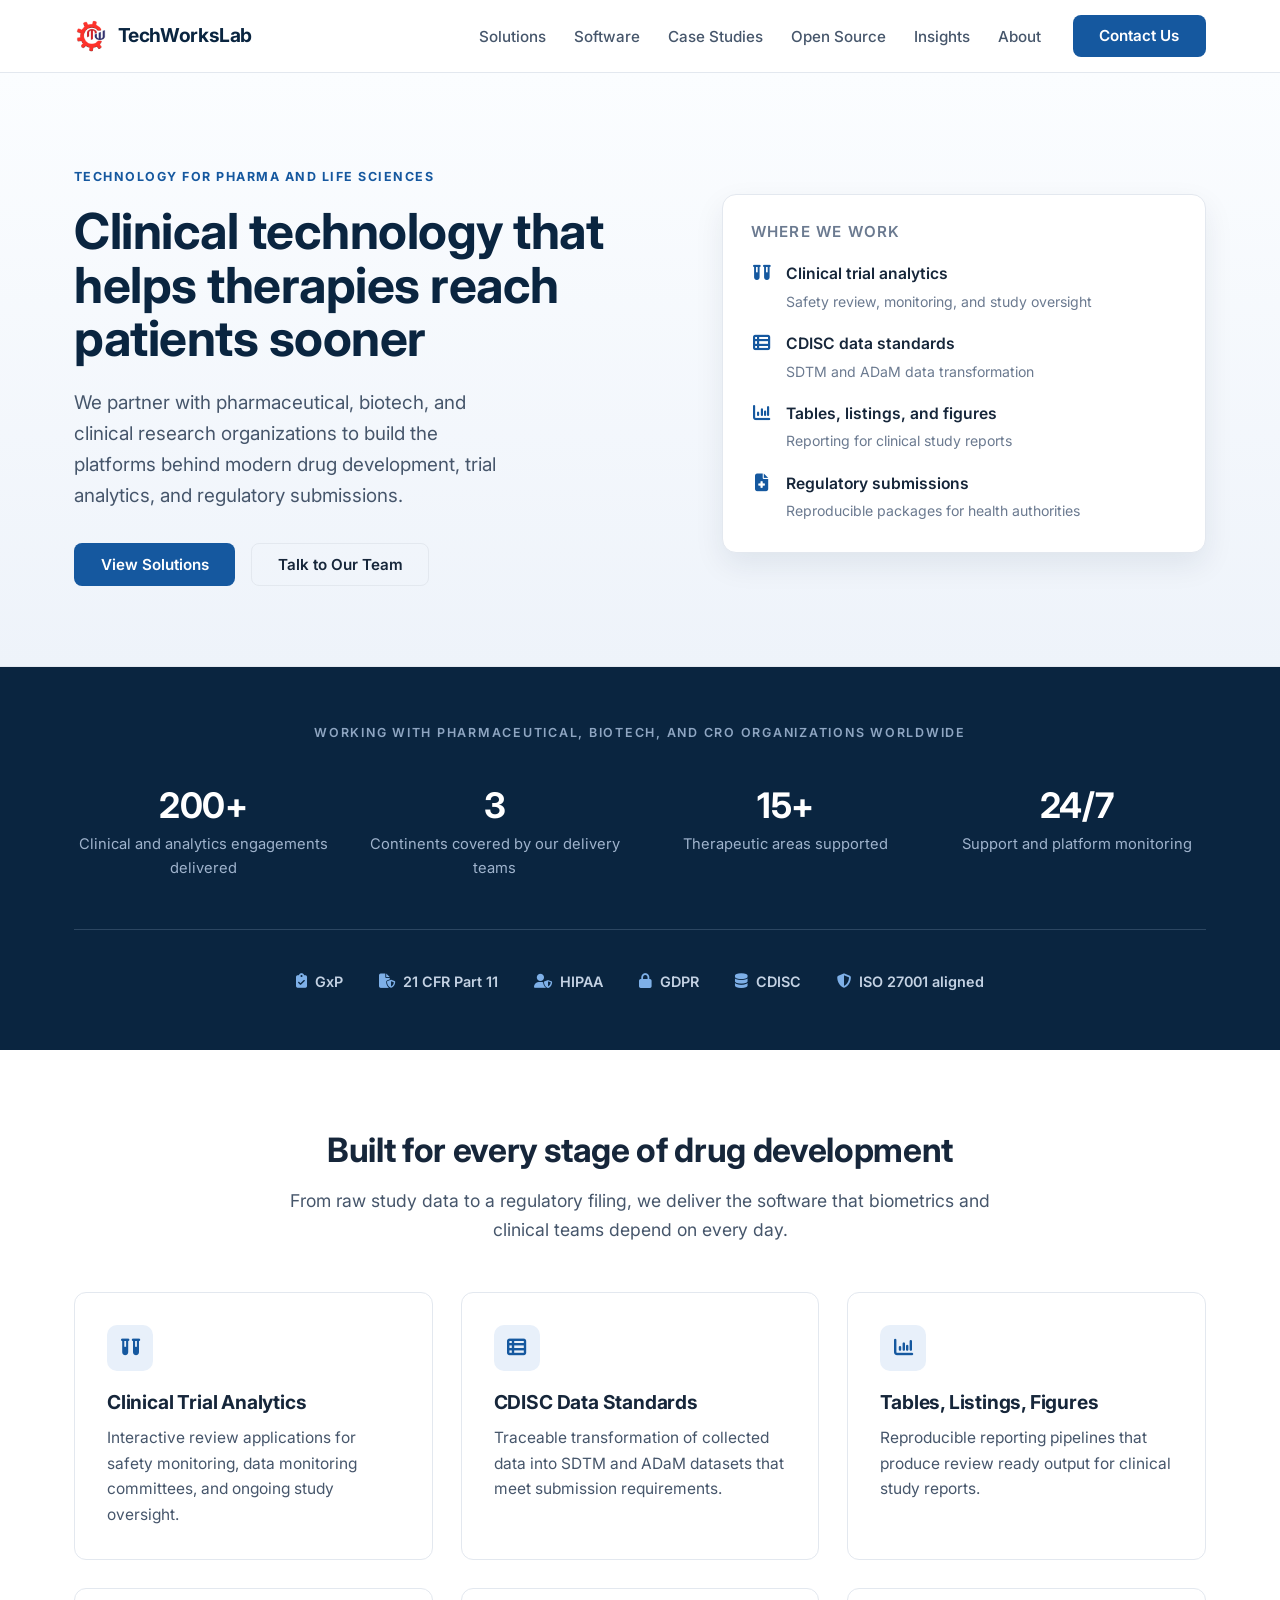
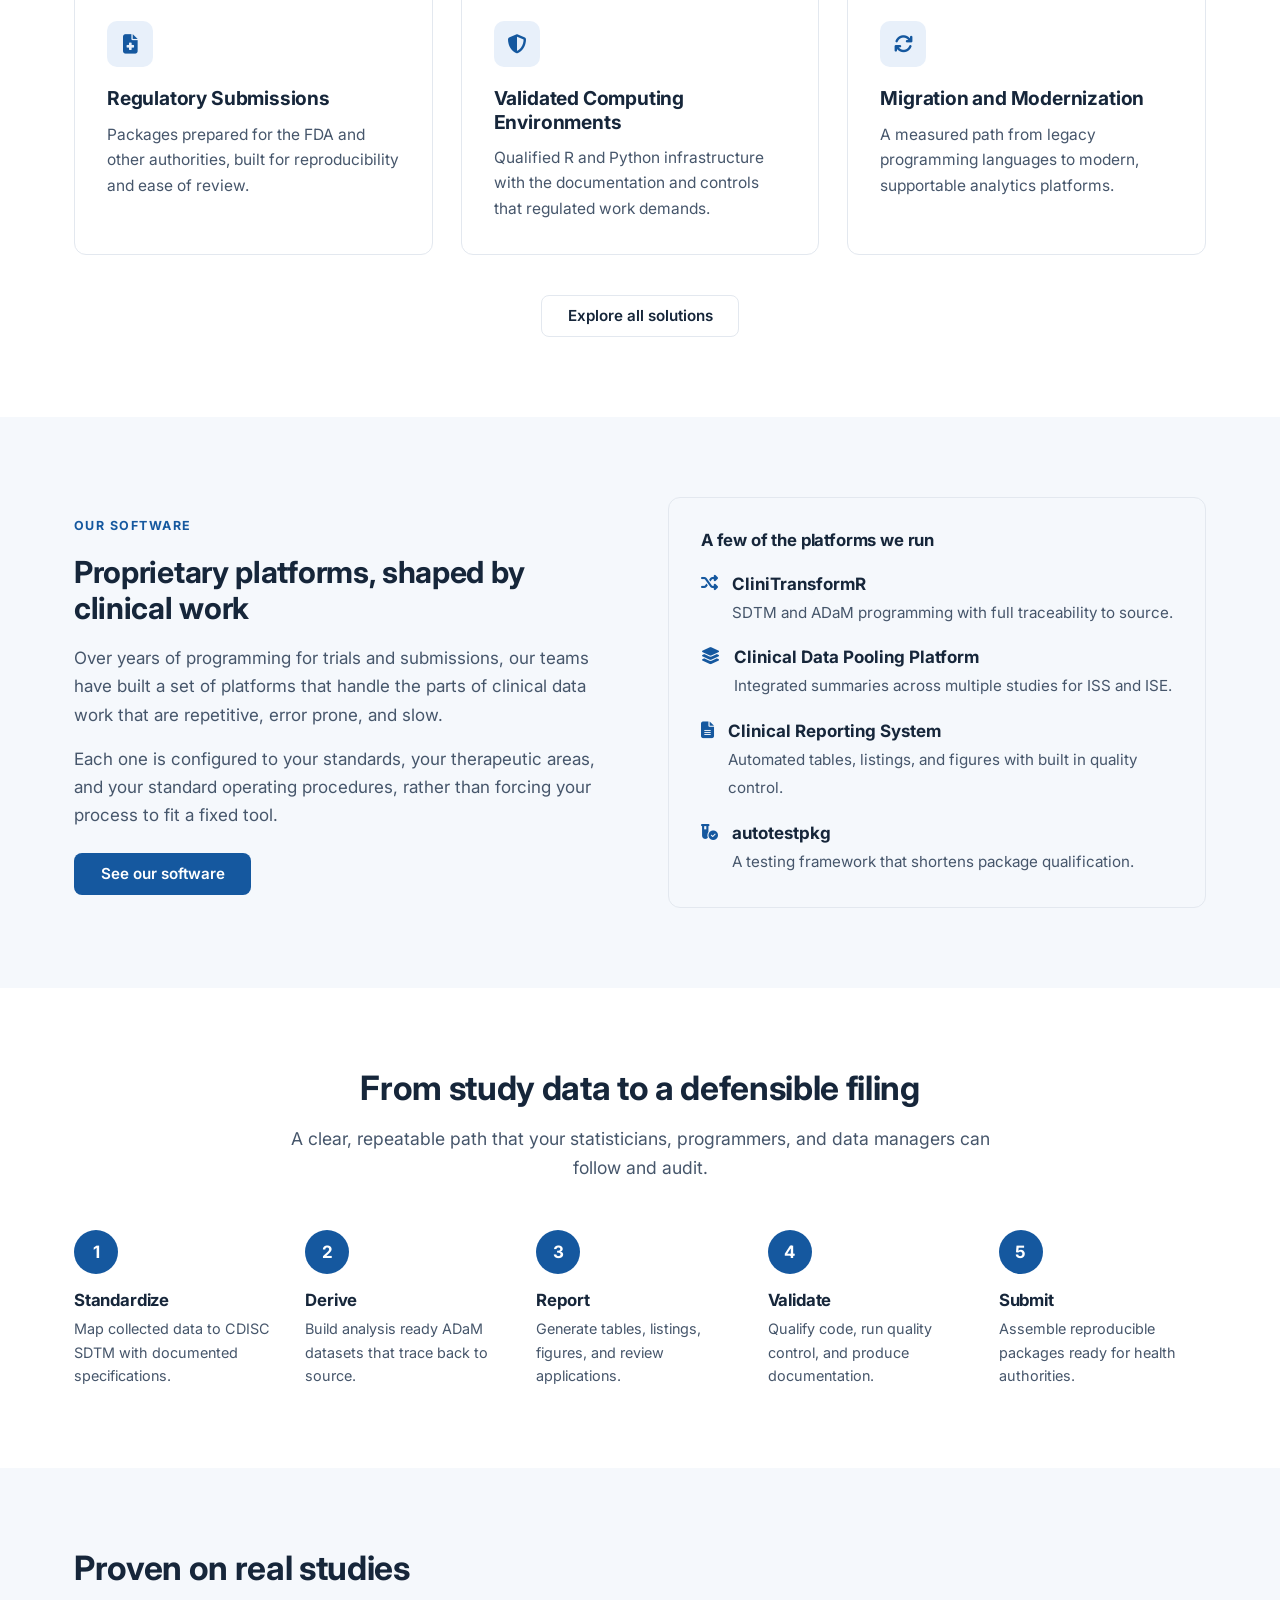
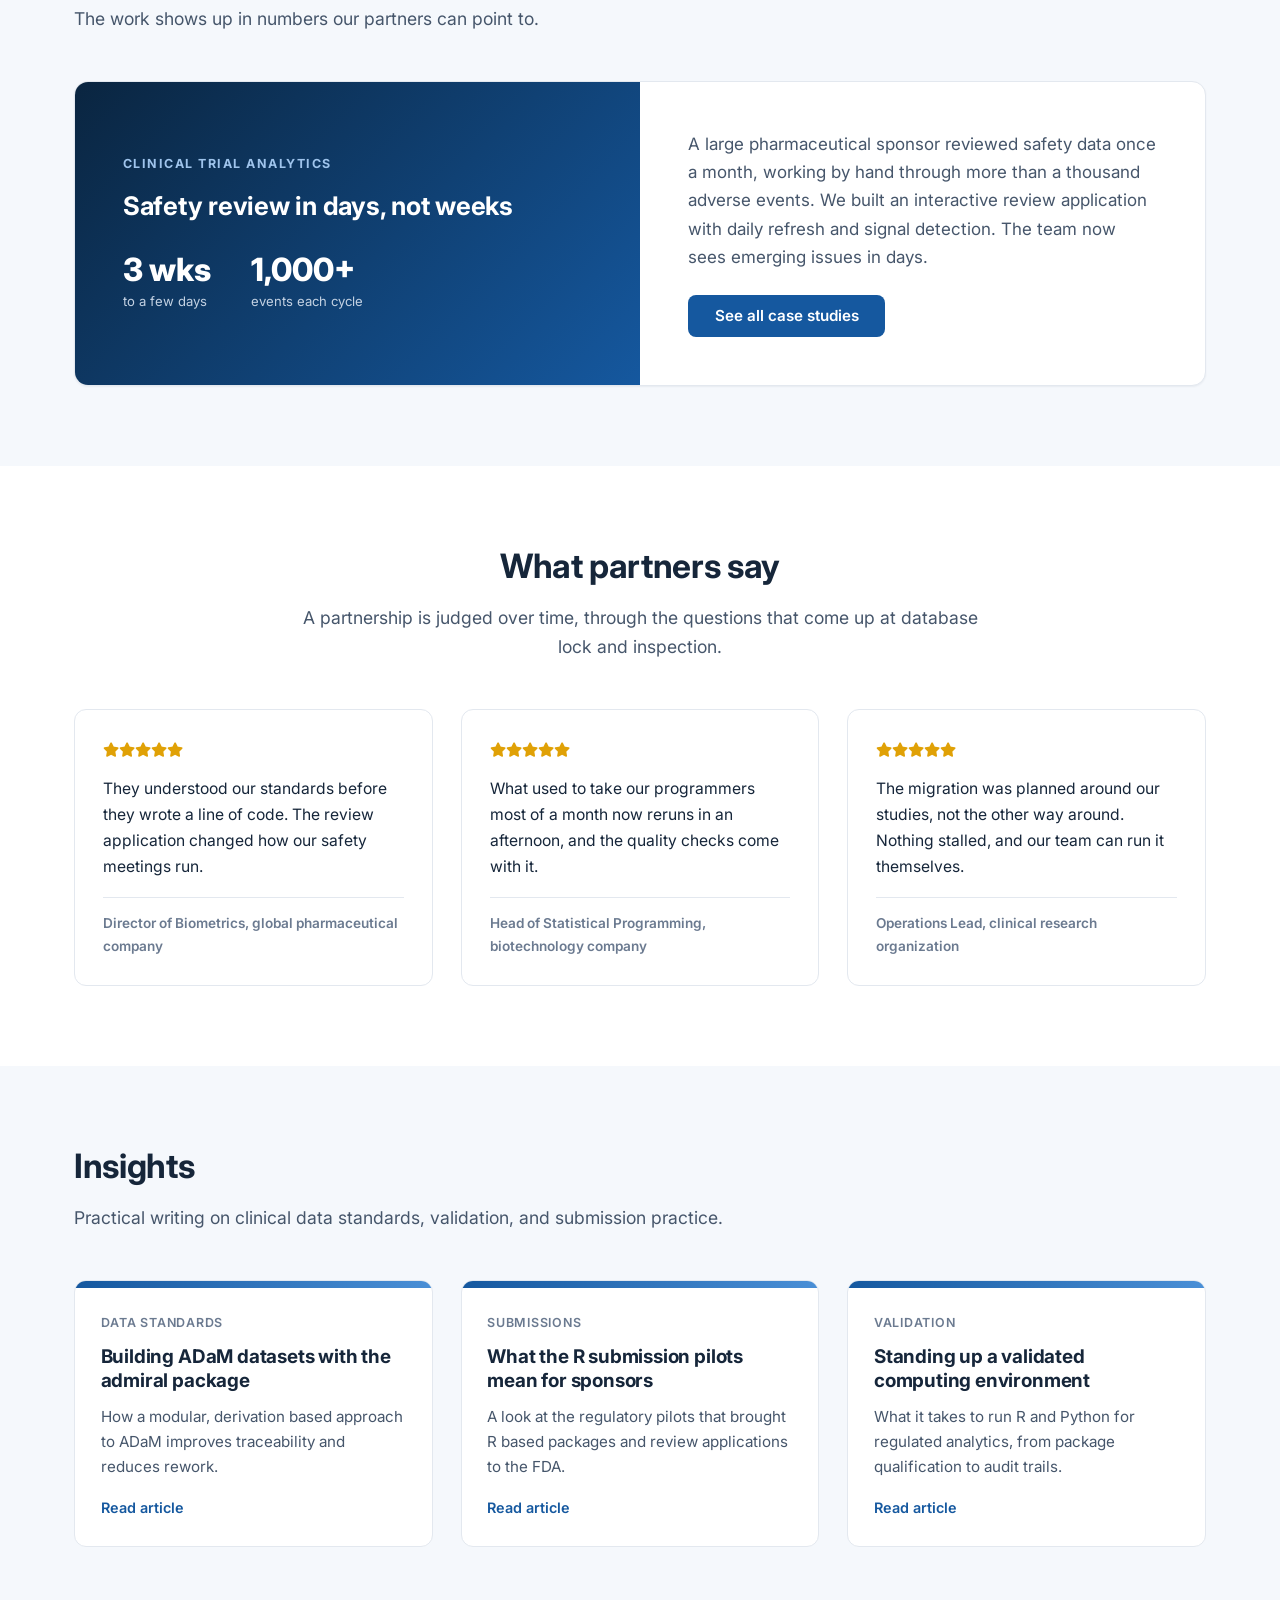
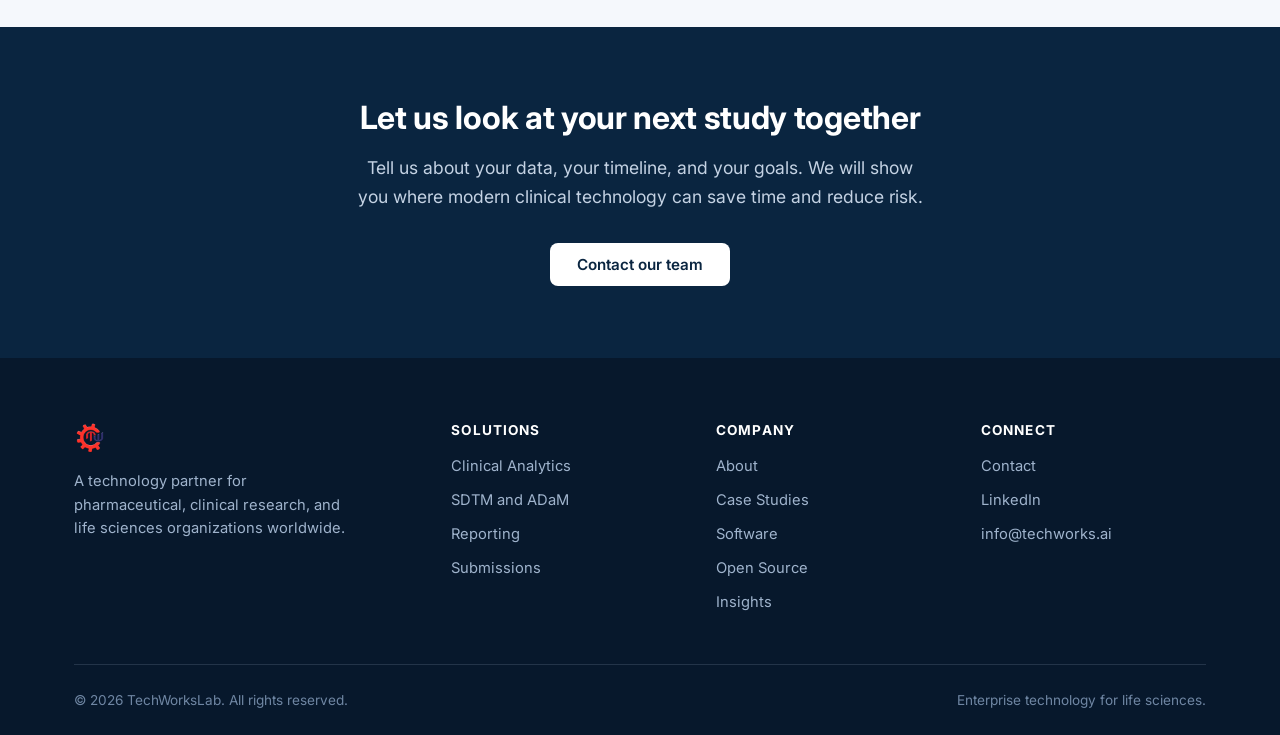
<file: index.html>
<!DOCTYPE html>
<html lang="en">
<head>
    <meta charset="UTF-8">
    <meta name="viewport" content="width=device-width, initial-scale=1.0">
    <title>TechWorksLab | Technology Partner for Pharma and Clinical Research</title>
    <meta name="description" content="TechWorksLab is a global technology partner for pharmaceutical and life sciences organizations. We build validated platforms for clinical trial analytics, CDISC data standards, and regulatory submissions.">
    <meta name="keywords" content="pharma technology, clinical trials software, CDISC, SDTM, ADaM, TLF, FDA submission, GxP, statistical computing environment, biometrics, life sciences technology">
    <meta name="author" content="TechWorksLab">
    <meta property="og:type" content="website">
    <meta property="og:url" content="https://techworkslab.github.io/">
    <meta property="og:title" content="TechWorksLab | Technology Partner for Pharma and Clinical Research">
    <meta property="og:description" content="Validated platforms for clinical trial analytics, CDISC data standards, and regulatory submissions, built for life sciences organizations worldwide.">
    <meta property="og:image" content="https://techworkslab.github.io/og-image.jpg">
    <link rel="icon" type="image/x-icon" href="data:image/svg+xml,<svg xmlns=%22http://www.w3.org/2000/svg%22 viewBox=%220 0 100 100%22><text y=%22.9em%22 font-size=%2290%22>🧬</text></svg>">
    <link rel="stylesheet" href="styles.css">
    <link rel="preconnect" href="https://fonts.googleapis.com">
    <link href="https://fonts.googleapis.com/css2?family=Inter:wght@400;500;600;700;800&family=Source+Serif+4:opsz,wght@8..60,400;8..60,600&display=swap" rel="stylesheet">
    <link rel="stylesheet" href="https://cdnjs.cloudflare.com/ajax/libs/font-awesome/6.4.0/css/all.min.css">
</head>
<body>
    <!-- Header -->
    <header class="site-header">
        <div class="container header-inner">
            <a href="index.html" class="brand">
                <img src="logo.png" alt="TechWorksLab">
                <span>TechWorksLab</span>
            </a>
            <nav class="nav">
                <ul class="nav-links">
                    <li><a href="solutions.html">Solutions</a></li>
                    <li><a href="software.html">Software</a></li>
                    <li><a href="case-studies.html">Case Studies</a></li>
                    <li><a href="open-source.html">Open Source</a></li>
                    <li><a href="insights.html">Insights</a></li>
                    <li><a href="about.html">About</a></li>
                </ul>
                <a href="contact.html" class="btn btn-primary nav-cta">Contact Us</a>
                <button class="nav-toggle" aria-label="Toggle navigation">
                    <span></span><span></span><span></span>
                </button>
            </nav>
        </div>
    </header>

    <!-- Hero -->
    <section class="hero">
        <div class="container hero-grid">
            <div>
                <span class="eyebrow">Technology for Pharma and Life Sciences</span>
                <h1>Clinical technology that helps therapies reach patients sooner</h1>
                <p class="hero-lede">We partner with pharmaceutical, biotech, and clinical research organizations to build the platforms behind modern drug development, trial analytics, and regulatory submissions.</p>
                <div class="hero-actions">
                    <a href="solutions.html" class="btn btn-primary">View Solutions</a>
                    <a href="contact.html" class="btn btn-secondary">Talk to Our Team</a>
                </div>
            </div>
            <div class="hero-panel">
                <h3>Where We Work</h3>
                <ul>
                    <li><i class="fas fa-vials"></i><div><strong>Clinical trial analytics</strong><span>Safety review, monitoring, and study oversight</span></div></li>
                    <li><i class="fas fa-table-list"></i><div><strong>CDISC data standards</strong><span>SDTM and ADaM data transformation</span></div></li>
                    <li><i class="fas fa-chart-column"></i><div><strong>Tables, listings, and figures</strong><span>Reporting for clinical study reports</span></div></li>
                    <li><i class="fas fa-file-medical"></i><div><strong>Regulatory submissions</strong><span>Reproducible packages for health authorities</span></div></li>
                </ul>
            </div>
        </div>
    </section>

    <!-- Facts -->
    <section class="facts">
        <div class="container">
            <p class="trusted">Working with pharmaceutical, biotech, and CRO organizations worldwide</p>
            <div class="facts-grid">
                <div class="fact"><h3>200+</h3><p>Clinical and analytics engagements delivered</p></div>
                <div class="fact"><h3>3</h3><p>Continents covered by our delivery teams</p></div>
                <div class="fact"><h3>15+</h3><p>Therapeutic areas supported</p></div>
                <div class="fact"><h3>24/7</h3><p>Support and platform monitoring</p></div>
            </div>
            <div class="standards">
                <span><i class="fas fa-clipboard-check"></i> GxP</span>
                <span><i class="fas fa-file-shield"></i> 21 CFR Part 11</span>
                <span><i class="fas fa-user-shield"></i> HIPAA</span>
                <span><i class="fas fa-lock"></i> GDPR</span>
                <span><i class="fas fa-database"></i> CDISC</span>
                <span><i class="fas fa-shield-halved"></i> ISO 27001 aligned</span>
            </div>
        </div>
    </section>

    <!-- Solutions overview -->
    <section>
        <div class="container">
            <div class="section-head center">
                <h2>Built for every stage of drug development</h2>
                <p>From raw study data to a regulatory filing, we deliver the software that biometrics and clinical teams depend on every day.</p>
            </div>
            <div class="grid grid-3">
                <article class="card">
                    <div class="card-icon"><i class="fas fa-vials"></i></div>
                    <h3>Clinical Trial Analytics</h3>
                    <p>Interactive review applications for safety monitoring, data monitoring committees, and ongoing study oversight.</p>
                </article>
                <article class="card">
                    <div class="card-icon"><i class="fas fa-table-list"></i></div>
                    <h3>CDISC Data Standards</h3>
                    <p>Traceable transformation of collected data into SDTM and ADaM datasets that meet submission requirements.</p>
                </article>
                <article class="card">
                    <div class="card-icon"><i class="fas fa-chart-column"></i></div>
                    <h3>Tables, Listings, Figures</h3>
                    <p>Reproducible reporting pipelines that produce review ready output for clinical study reports.</p>
                </article>
                <article class="card">
                    <div class="card-icon"><i class="fas fa-file-medical"></i></div>
                    <h3>Regulatory Submissions</h3>
                    <p>Packages prepared for the FDA and other authorities, built for reproducibility and ease of review.</p>
                </article>
                <article class="card">
                    <div class="card-icon"><i class="fas fa-shield-halved"></i></div>
                    <h3>Validated Computing Environments</h3>
                    <p>Qualified R and Python infrastructure with the documentation and controls that regulated work demands.</p>
                </article>
                <article class="card">
                    <div class="card-icon"><i class="fas fa-arrows-rotate"></i></div>
                    <h3>Migration and Modernization</h3>
                    <p>A measured path from legacy programming languages to modern, supportable analytics platforms.</p>
                </article>
            </div>
            <div class="center" style="margin-top:2.5rem;">
                <a href="solutions.html" class="btn btn-secondary">Explore all solutions</a>
            </div>
        </div>
    </section>

    <!-- Split: proprietary platforms -->
    <section class="section-alt">
        <div class="container split">
            <div>
                <span class="eyebrow">Our Software</span>
                <h2>Proprietary platforms, shaped by clinical work</h2>
                <p>Over years of programming for trials and submissions, our teams have built a set of platforms that handle the parts of clinical data work that are repetitive, error prone, and slow.</p>
                <p>Each one is configured to your standards, your therapeutic areas, and your standard operating procedures, rather than forcing your process to fit a fixed tool.</p>
                <a href="software.html" class="btn btn-primary" style="margin-top:0.5rem;">See our software</a>
            </div>
            <div class="panel-list">
                <h4>A few of the platforms we run</h4>
                <ul class="feature-list">
                    <li><i class="fas fa-shuffle"></i><div><strong>CliniTransformR</strong><span>SDTM and ADaM programming with full traceability to source.</span></div></li>
                    <li><i class="fas fa-layer-group"></i><div><strong>Clinical Data Pooling Platform</strong><span>Integrated summaries across multiple studies for ISS and ISE.</span></div></li>
                    <li><i class="fas fa-file-lines"></i><div><strong>Clinical Reporting System</strong><span>Automated tables, listings, and figures with built in quality control.</span></div></li>
                    <li><i class="fas fa-vial-circle-check"></i><div><strong>autotestpkg</strong><span>A testing framework that shortens package qualification.</span></div></li>
                </ul>
            </div>
        </div>
    </section>

    <!-- How we work -->
    <section>
        <div class="container">
            <div class="section-head center">
                <h2>From study data to a defensible filing</h2>
                <p>A clear, repeatable path that your statisticians, programmers, and data managers can follow and audit.</p>
            </div>
            <div class="steps">
                <div class="step"><div class="num">1</div><h3>Standardize</h3><p>Map collected data to CDISC SDTM with documented specifications.</p></div>
                <div class="step"><div class="num">2</div><h3>Derive</h3><p>Build analysis ready ADaM datasets that trace back to source.</p></div>
                <div class="step"><div class="num">3</div><h3>Report</h3><p>Generate tables, listings, figures, and review applications.</p></div>
                <div class="step"><div class="num">4</div><h3>Validate</h3><p>Qualify code, run quality control, and produce documentation.</p></div>
                <div class="step"><div class="num">5</div><h3>Submit</h3><p>Assemble reproducible packages ready for health authorities.</p></div>
            </div>
        </div>
    </section>

    <!-- Featured case -->
    <section class="section-alt">
        <div class="container">
            <div class="section-head">
                <h2>Proven on real studies</h2>
                <p>The work shows up in numbers our partners can point to.</p>
            </div>
            <div class="featured-case">
                <div class="featured-visual">
                    <span class="fc-eyebrow">Clinical Trial Analytics</span>
                    <h3 style="color:#fff;font-size:1.6rem;">Safety review in days, not weeks</h3>
                    <div class="fc-stats">
                        <div><span>3 wks</span><small>to a few days</small></div>
                        <div><span>1,000+</span><small>events each cycle</small></div>
                    </div>
                </div>
                <div class="featured-body">
                    <p>A large pharmaceutical sponsor reviewed safety data once a month, working by hand through more than a thousand adverse events. We built an interactive review application with daily refresh and signal detection. The team now sees emerging issues in days.</p>
                    <a href="case-studies.html" class="btn btn-primary" style="margin-top:0.5rem;align-self:flex-start;">See all case studies</a>
                </div>
            </div>
        </div>
    </section>

    <!-- Testimonials -->
    <section>
        <div class="container">
            <div class="section-head center">
                <h2>What partners say</h2>
                <p>A partnership is judged over time, through the questions that come up at database lock and inspection.</p>
            </div>
            <div class="testimonials">
                <div class="testimonial">
                    <div class="stars"><i class="fas fa-star"></i><i class="fas fa-star"></i><i class="fas fa-star"></i><i class="fas fa-star"></i><i class="fas fa-star"></i></div>
                    <p>They understood our standards before they wrote a line of code. The review application changed how our safety meetings run.</p>
                    <div class="attr">Director of Biometrics, global pharmaceutical company</div>
                </div>
                <div class="testimonial">
                    <div class="stars"><i class="fas fa-star"></i><i class="fas fa-star"></i><i class="fas fa-star"></i><i class="fas fa-star"></i><i class="fas fa-star"></i></div>
                    <p>What used to take our programmers most of a month now reruns in an afternoon, and the quality checks come with it.</p>
                    <div class="attr">Head of Statistical Programming, biotechnology company</div>
                </div>
                <div class="testimonial">
                    <div class="stars"><i class="fas fa-star"></i><i class="fas fa-star"></i><i class="fas fa-star"></i><i class="fas fa-star"></i><i class="fas fa-star"></i></div>
                    <p>The migration was planned around our studies, not the other way around. Nothing stalled, and our team can run it themselves.</p>
                    <div class="attr">Operations Lead, clinical research organization</div>
                </div>
            </div>
        </div>
    </section>

    <!-- Insights preview -->
    <section class="section-alt">
        <div class="container">
            <div class="section-head">
                <h2>Insights</h2>
                <p>Practical writing on clinical data standards, validation, and submission practice.</p>
            </div>
            <div class="posts">
                <article class="post-card">
                    <div class="post-thumb"></div>
                    <div class="post-body">
                        <div class="post-meta">Data Standards</div>
                        <h3><a href="insights-adam-admiral.html">Building ADaM datasets with the admiral package</a></h3>
                        <p>How a modular, derivation based approach to ADaM improves traceability and reduces rework.</p>
                        <span class="read"><a href="insights-adam-admiral.html">Read article</a></span>
                    </div>
                </article>
                <article class="post-card">
                    <div class="post-thumb"></div>
                    <div class="post-body">
                        <div class="post-meta">Submissions</div>
                        <h3><a href="insights-r-submissions.html">What the R submission pilots mean for sponsors</a></h3>
                        <p>A look at the regulatory pilots that brought R based packages and review applications to the FDA.</p>
                        <span class="read"><a href="insights-r-submissions.html">Read article</a></span>
                    </div>
                </article>
                <article class="post-card">
                    <div class="post-thumb"></div>
                    <div class="post-body">
                        <div class="post-meta">Validation</div>
                        <h3><a href="insights-validated-sce.html">Standing up a validated computing environment</a></h3>
                        <p>What it takes to run R and Python for regulated analytics, from package qualification to audit trails.</p>
                        <span class="read"><a href="insights-validated-sce.html">Read article</a></span>
                    </div>
                </article>
            </div>
        </div>
    </section>

    <!-- CTA -->
    <section class="cta-band">
        <div class="container">
            <h2>Let us look at your next study together</h2>
            <p>Tell us about your data, your timeline, and your goals. We will show you where modern clinical technology can save time and reduce risk.</p>
            <a href="contact.html" class="btn btn-light">Contact our team</a>
        </div>
    </section>

    <!-- Footer -->
    <footer class="site-footer">
        <div class="container">
            <div class="footer-top">
                <div class="footer-brand">
                    <img src="logo.png" alt="TechWorksLab">
                    <p>A technology partner for pharmaceutical, clinical research, and life sciences organizations worldwide.</p>
                </div>
                <div class="footer-col">
                    <h4>Solutions</h4>
                    <a href="solutions.html">Clinical Analytics</a>
                    <a href="solutions.html">SDTM and ADaM</a>
                    <a href="solutions.html">Reporting</a>
                    <a href="solutions.html">Submissions</a>
                </div>
                <div class="footer-col">
                    <h4>Company</h4>
                    <a href="about.html">About</a>
                    <a href="case-studies.html">Case Studies</a>
                    <a href="software.html">Software</a>
                    <a href="open-source.html">Open Source</a>
                    <a href="insights.html">Insights</a>
                </div>
                <div class="footer-col">
                    <h4>Connect</h4>
                    <a href="contact.html">Contact</a>
                    <a href="https://in.linkedin.com/company/techworkslab" target="_blank" rel="noopener">LinkedIn</a>
                    <a href="mailto:info@techworks.ai">info@techworks.ai</a>
                </div>
            </div>
            <div class="footer-bottom">
                <span>&copy; <span data-year>2026</span> TechWorksLab. All rights reserved.</span>
                <span>Enterprise technology for life sciences.</span>
            </div>
        </div>
    </footer>

    <script src="script.js"></script>
</body>
</html>
</file>
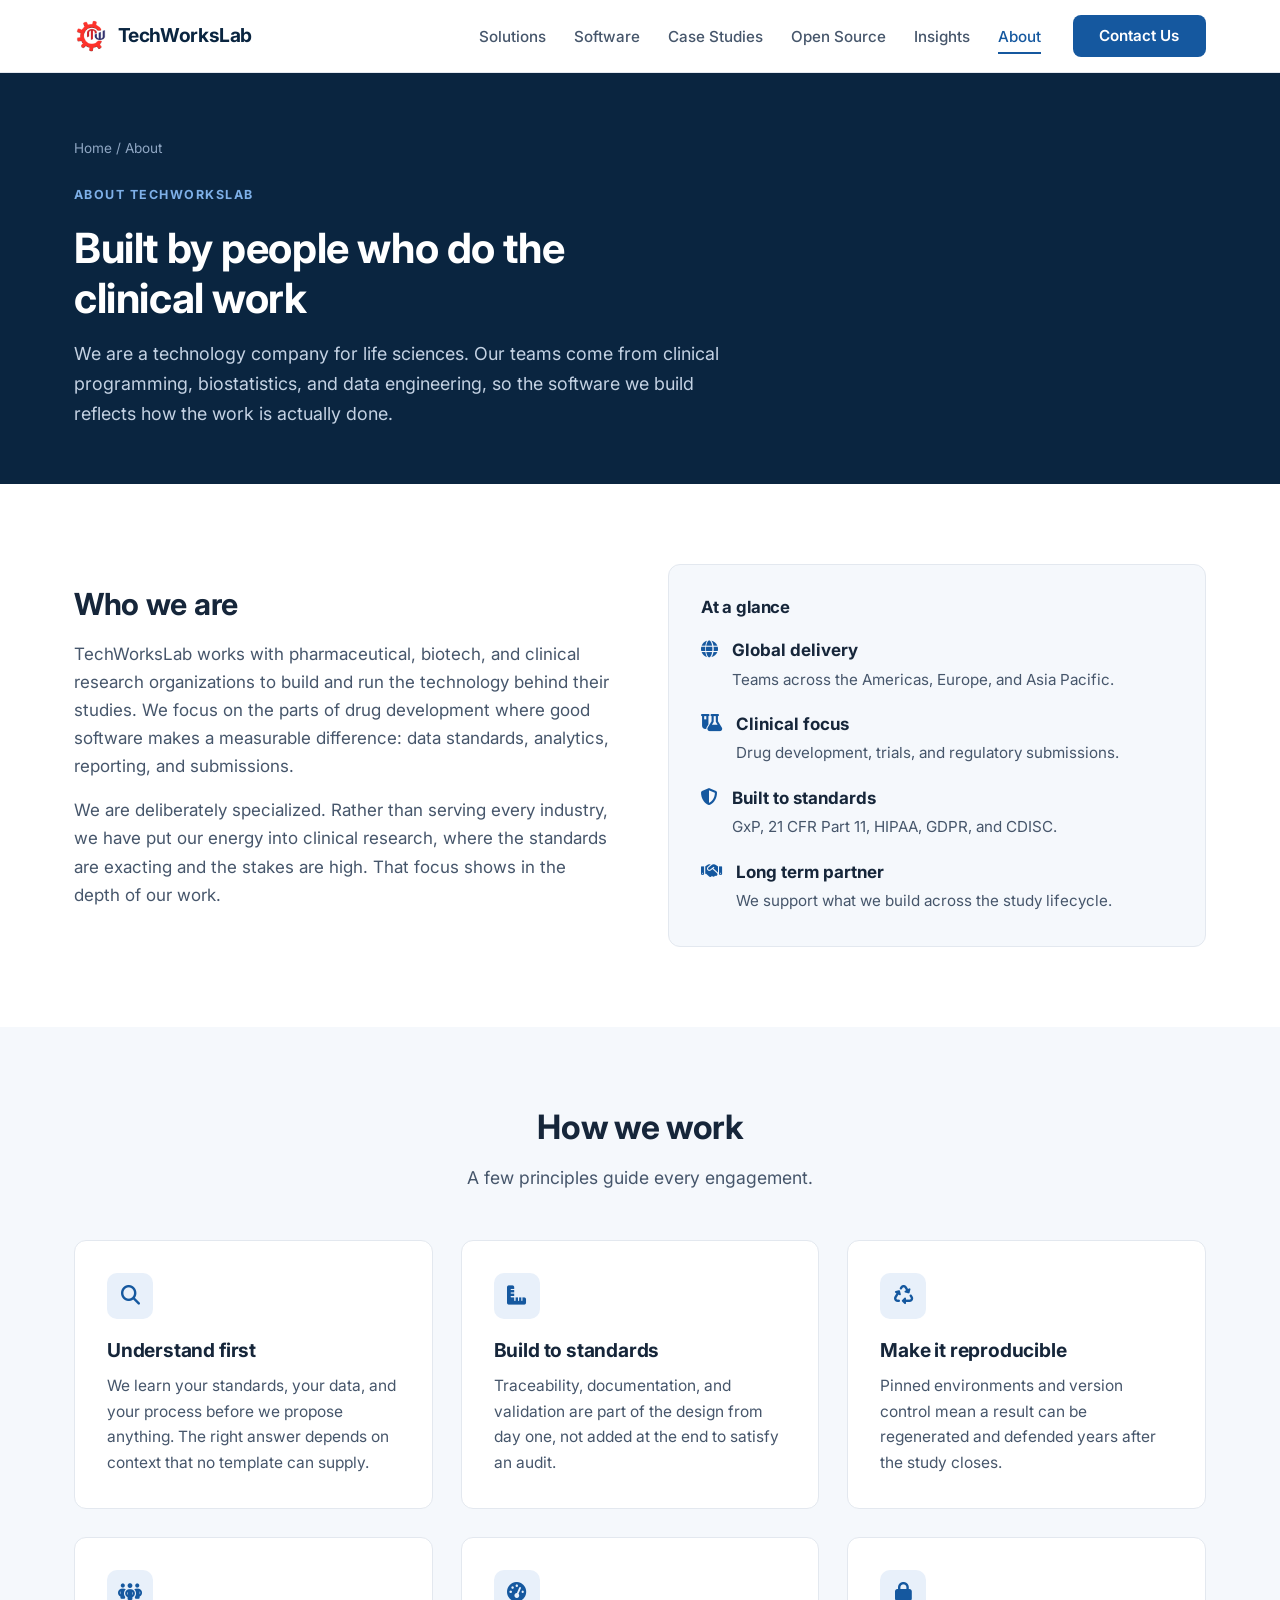
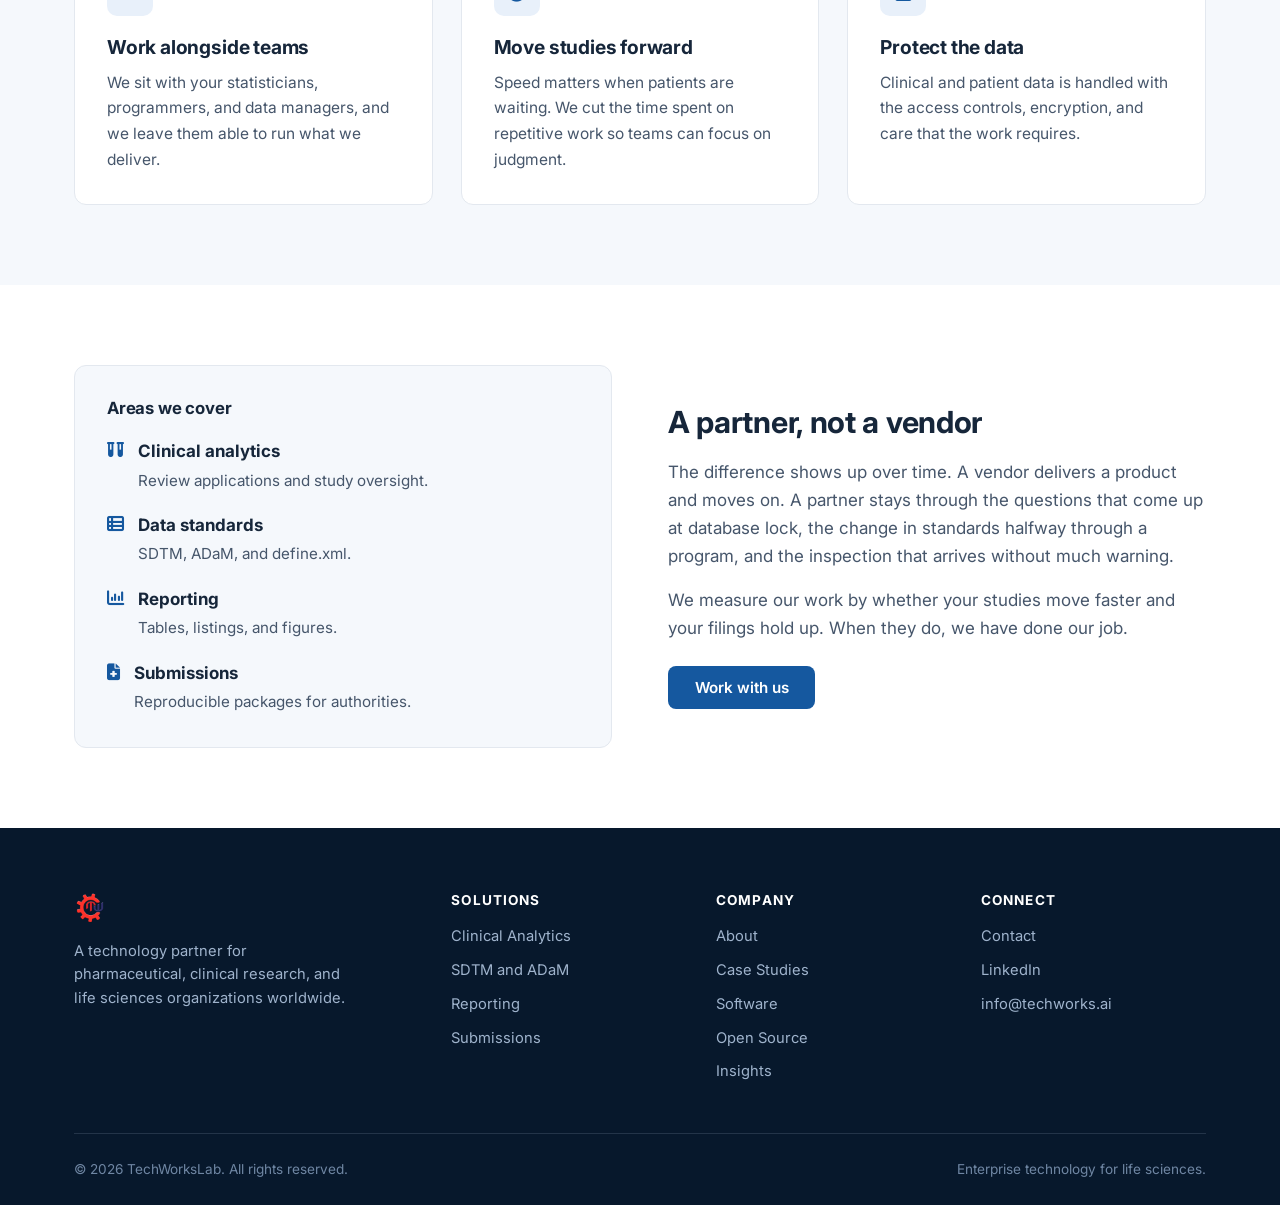
<file: about.html>
<!DOCTYPE html>
<html lang="en">
<head>
    <meta charset="UTF-8">
    <meta name="viewport" content="width=device-width, initial-scale=1.0">
    <title>About | TechWorksLab</title>
    <meta name="description" content="TechWorksLab is a technology partner for life sciences, built by clinical programmers and data scientists who know the work of trials and submissions.">
    <link rel="icon" type="image/x-icon" href="data:image/svg+xml,<svg xmlns=%22http://www.w3.org/2000/svg%22 viewBox=%220 0 100 100%22><text y=%22.9em%22 font-size=%2290%22>🧬</text></svg>">
    <link rel="stylesheet" href="styles.css">
    <link rel="preconnect" href="https://fonts.googleapis.com">
    <link href="https://fonts.googleapis.com/css2?family=Inter:wght@400;500;600;700;800&family=Source+Serif+4:opsz,wght@8..60,400;8..60,600&display=swap" rel="stylesheet">
    <link rel="stylesheet" href="https://cdnjs.cloudflare.com/ajax/libs/font-awesome/6.4.0/css/all.min.css">
</head>
<body>
    <header class="site-header">
        <div class="container header-inner">
            <a href="index.html" class="brand">
                <img src="logo.png" alt="TechWorksLab">
                <span>TechWorksLab</span>
            </a>
            <nav class="nav">
                <ul class="nav-links">
                    <li><a href="solutions.html">Solutions</a></li>
                    <li><a href="software.html">Software</a></li>
                    <li><a href="case-studies.html">Case Studies</a></li>
                    <li><a href="open-source.html">Open Source</a></li>
                    <li><a href="insights.html">Insights</a></li>
                    <li><a href="about.html" class="active">About</a></li>
                </ul>
                <a href="contact.html" class="btn btn-primary nav-cta">Contact Us</a>
                <button class="nav-toggle" aria-label="Toggle navigation"><span></span><span></span><span></span></button>
            </nav>
        </div>
    </header>

    <section class="page-header">
        <div class="container">
            <div class="breadcrumb"><a href="index.html">Home</a> / About</div>
            <span class="eyebrow">About TechWorksLab</span>
            <h1>Built by people who do the clinical work</h1>
            <p>We are a technology company for life sciences. Our teams come from clinical programming, biostatistics, and data engineering, so the software we build reflects how the work is actually done.</p>
        </div>
    </section>

    <section>
        <div class="container split">
            <div>
                <h2>Who we are</h2>
                <p>TechWorksLab works with pharmaceutical, biotech, and clinical research organizations to build and run the technology behind their studies. We focus on the parts of drug development where good software makes a measurable difference: data standards, analytics, reporting, and submissions.</p>
                <p>We are deliberately specialized. Rather than serving every industry, we have put our energy into clinical research, where the standards are exacting and the stakes are high. That focus shows in the depth of our work.</p>
            </div>
            <div class="panel-list">
                <h4>At a glance</h4>
                <ul class="feature-list">
                    <li><i class="fas fa-globe"></i><div><strong>Global delivery</strong><span>Teams across the Americas, Europe, and Asia Pacific.</span></div></li>
                    <li><i class="fas fa-flask-vial"></i><div><strong>Clinical focus</strong><span>Drug development, trials, and regulatory submissions.</span></div></li>
                    <li><i class="fas fa-shield-halved"></i><div><strong>Built to standards</strong><span>GxP, 21 CFR Part 11, HIPAA, GDPR, and CDISC.</span></div></li>
                    <li><i class="fas fa-handshake"></i><div><strong>Long term partner</strong><span>We support what we build across the study lifecycle.</span></div></li>
                </ul>
            </div>
        </div>
    </section>

    <section class="section-alt">
        <div class="container">
            <div class="section-head center">
                <h2>How we work</h2>
                <p>A few principles guide every engagement.</p>
            </div>
            <div class="grid grid-3">
                <article class="card">
                    <div class="card-icon"><i class="fas fa-magnifying-glass"></i></div>
                    <h3>Understand first</h3>
                    <p>We learn your standards, your data, and your process before we propose anything. The right answer depends on context that no template can supply.</p>
                </article>
                <article class="card">
                    <div class="card-icon"><i class="fas fa-ruler-combined"></i></div>
                    <h3>Build to standards</h3>
                    <p>Traceability, documentation, and validation are part of the design from day one, not added at the end to satisfy an audit.</p>
                </article>
                <article class="card">
                    <div class="card-icon"><i class="fas fa-recycle"></i></div>
                    <h3>Make it reproducible</h3>
                    <p>Pinned environments and version control mean a result can be regenerated and defended years after the study closes.</p>
                </article>
                <article class="card">
                    <div class="card-icon"><i class="fas fa-people-group"></i></div>
                    <h3>Work alongside teams</h3>
                    <p>We sit with your statisticians, programmers, and data managers, and we leave them able to run what we deliver.</p>
                </article>
                <article class="card">
                    <div class="card-icon"><i class="fas fa-gauge-high"></i></div>
                    <h3>Move studies forward</h3>
                    <p>Speed matters when patients are waiting. We cut the time spent on repetitive work so teams can focus on judgment.</p>
                </article>
                <article class="card">
                    <div class="card-icon"><i class="fas fa-lock"></i></div>
                    <h3>Protect the data</h3>
                    <p>Clinical and patient data is handled with the access controls, encryption, and care that the work requires.</p>
                </article>
            </div>
        </div>
    </section>

    <section>
        <div class="container split">
            <div class="panel-list">
                <h4>Areas we cover</h4>
                <ul class="feature-list">
                    <li><i class="fas fa-vials"></i><div><strong>Clinical analytics</strong><span>Review applications and study oversight.</span></div></li>
                    <li><i class="fas fa-table-list"></i><div><strong>Data standards</strong><span>SDTM, ADaM, and define.xml.</span></div></li>
                    <li><i class="fas fa-chart-column"></i><div><strong>Reporting</strong><span>Tables, listings, and figures.</span></div></li>
                    <li><i class="fas fa-file-medical"></i><div><strong>Submissions</strong><span>Reproducible packages for authorities.</span></div></li>
                </ul>
            </div>
            <div>
                <h2>A partner, not a vendor</h2>
                <p>The difference shows up over time. A vendor delivers a product and moves on. A partner stays through the questions that come up at database lock, the change in standards halfway through a program, and the inspection that arrives without much warning.</p>
                <p>We measure our work by whether your studies move faster and your filings hold up. When they do, we have done our job.</p>
                <a href="contact.html" class="btn btn-primary" style="margin-top:0.5rem;">Work with us</a>
            </div>
        </div>
    </section>

    <footer class="site-footer">
        <div class="container">
            <div class="footer-top">
                <div class="footer-brand">
                    <img src="logo.png" alt="TechWorksLab">
                    <p>A technology partner for pharmaceutical, clinical research, and life sciences organizations worldwide.</p>
                </div>
                <div class="footer-col">
                    <h4>Solutions</h4>
                    <a href="solutions.html">Clinical Analytics</a>
                    <a href="solutions.html">SDTM and ADaM</a>
                    <a href="solutions.html">Reporting</a>
                    <a href="solutions.html">Submissions</a>
                </div>
                <div class="footer-col">
                    <h4>Company</h4>
                    <a href="about.html">About</a>
                    <a href="case-studies.html">Case Studies</a>
                    <a href="software.html">Software</a>
                    <a href="open-source.html">Open Source</a>
                    <a href="insights.html">Insights</a>
                </div>
                <div class="footer-col">
                    <h4>Connect</h4>
                    <a href="contact.html">Contact</a>
                    <a href="https://in.linkedin.com/company/techworkslab" target="_blank" rel="noopener">LinkedIn</a>
                    <a href="mailto:info@techworks.ai">info@techworks.ai</a>
                </div>
            </div>
            <div class="footer-bottom">
                <span>&copy; <span data-year>2026</span> TechWorksLab. All rights reserved.</span>
                <span>Enterprise technology for life sciences.</span>
            </div>
        </div>
    </footer>
    <script src="script.js"></script>
</body>
</html>
</file>
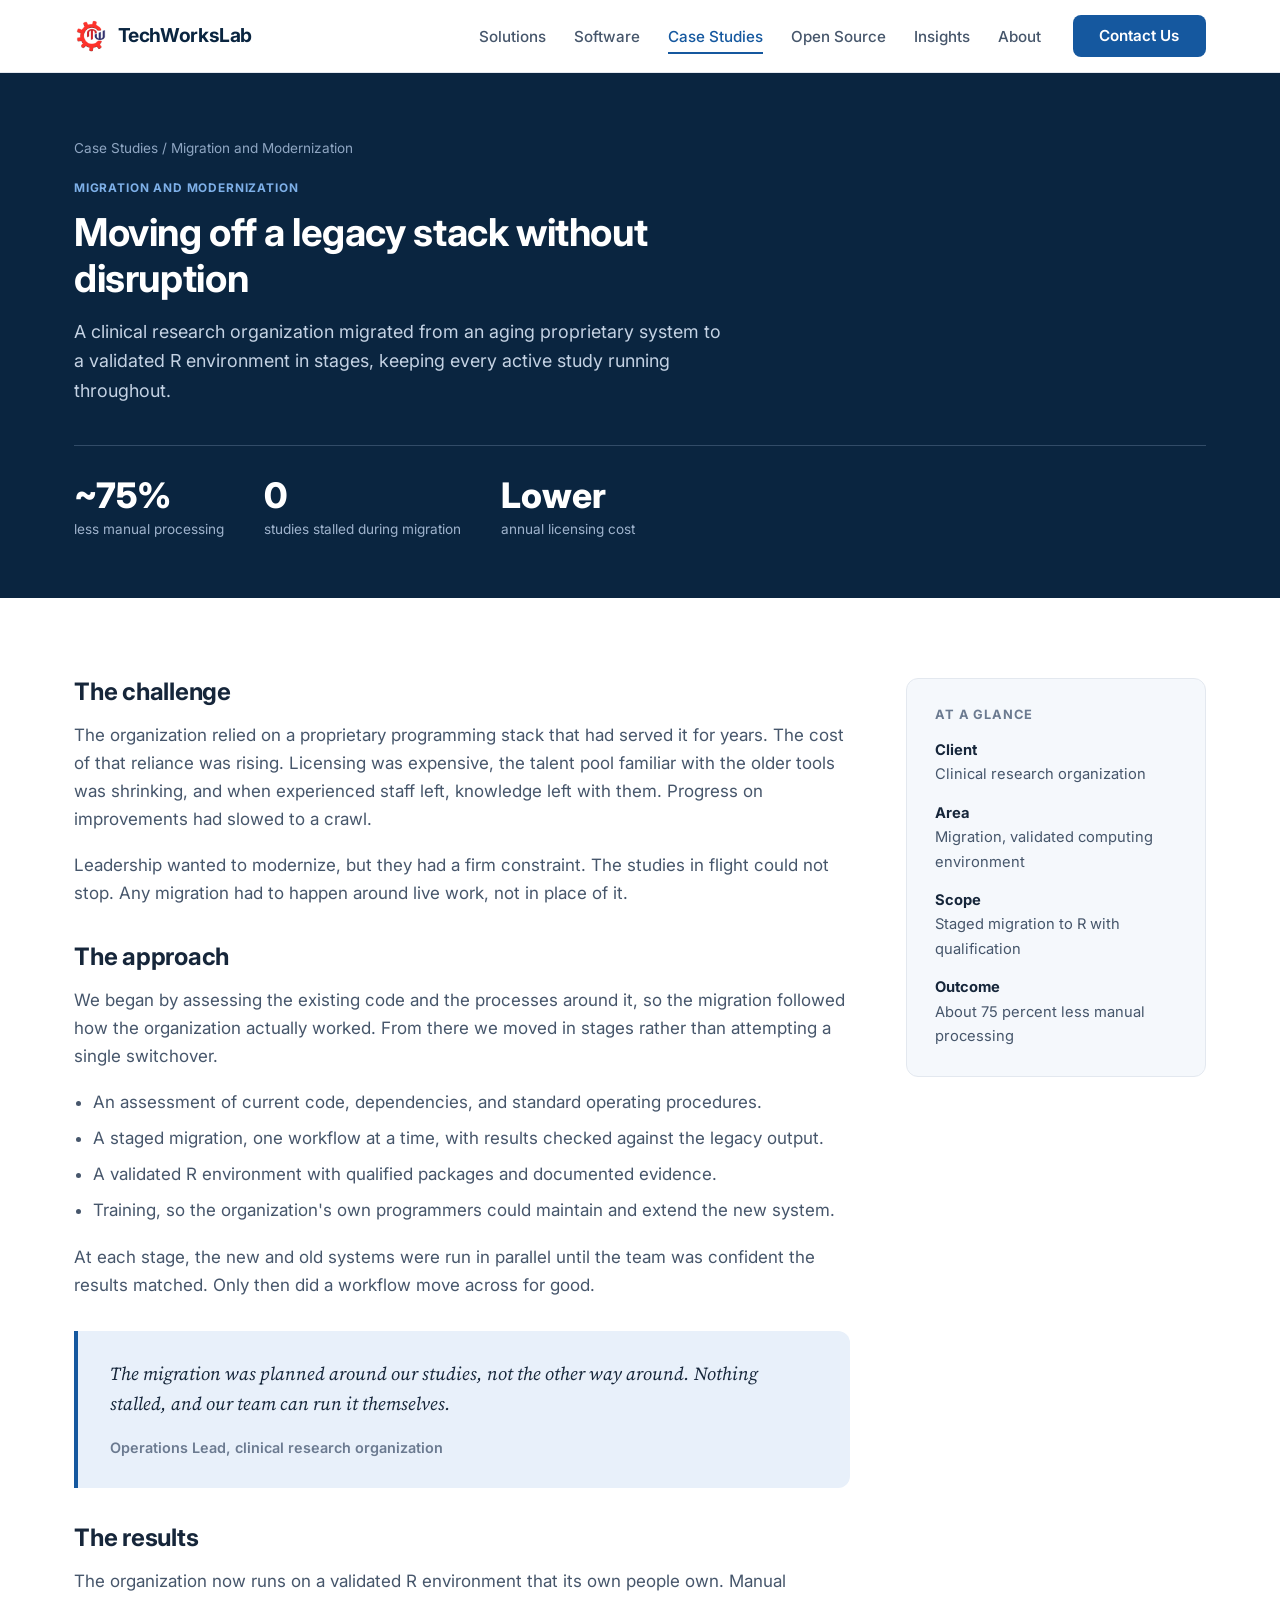
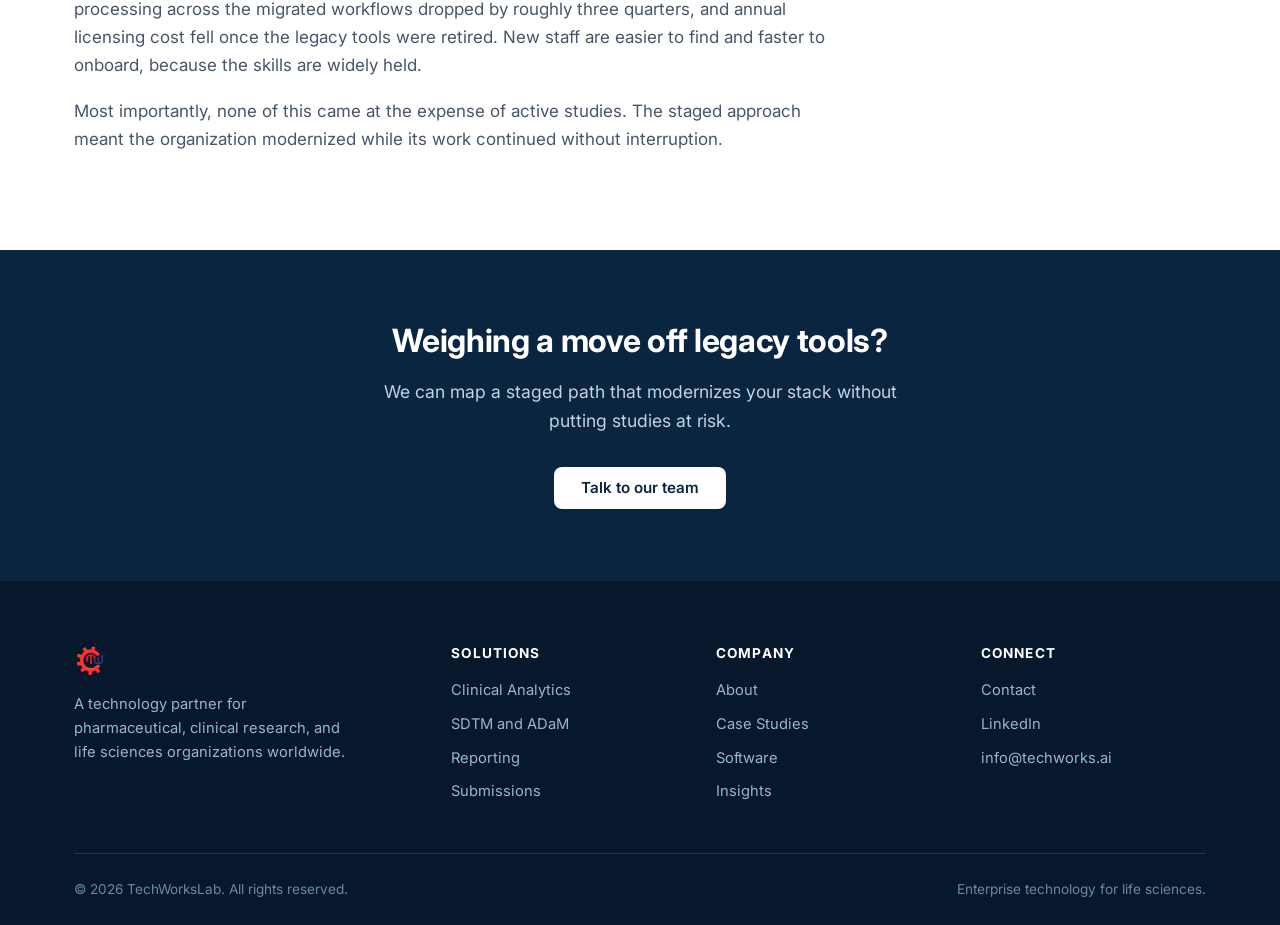
<file: case-legacy-migration.html>
<!DOCTYPE html>
<html lang="en">
<head>
    <meta charset="UTF-8">
    <meta name="viewport" content="width=device-width, initial-scale=1.0">
    <title>Moving off a legacy stack without disruption | TechWorksLab Case Study</title>
    <meta name="description" content="How a clinical research organization migrated from an aging proprietary stack to a validated R environment in stages, without stalling active studies.">
    <link rel="icon" type="image/x-icon" href="data:image/svg+xml,<svg xmlns=%22http://www.w3.org/2000/svg%22 viewBox=%220 0 100 100%22><text y=%22.9em%22 font-size=%2290%22>🧬</text></svg>">
    <link rel="stylesheet" href="styles.css">
    <link rel="preconnect" href="https://fonts.googleapis.com">
    <link href="https://fonts.googleapis.com/css2?family=Inter:wght@400;500;600;700;800&family=Source+Serif+4:opsz,wght@8..60,400;8..60,600&display=swap" rel="stylesheet">
    <link rel="stylesheet" href="https://cdnjs.cloudflare.com/ajax/libs/font-awesome/6.4.0/css/all.min.css">
</head>
<body>
    <header class="site-header">
        <div class="container header-inner">
            <a href="index.html" class="brand">
                <img src="logo.png" alt="TechWorksLab">
                <span>TechWorksLab</span>
            </a>
            <nav class="nav">
                <ul class="nav-links">
                    <li><a href="solutions.html">Solutions</a></li>
                    <li><a href="software.html">Software</a></li>
                    <li><a href="case-studies.html" class="active">Case Studies</a></li>
                    <li><a href="open-source.html">Open Source</a></li>
                    <li><a href="insights.html">Insights</a></li>
                    <li><a href="about.html">About</a></li>
                </ul>
                <a href="contact.html" class="btn btn-primary nav-cta">Contact Us</a>
                <button class="nav-toggle" aria-label="Toggle navigation"><span></span><span></span><span></span></button>
            </nav>
        </div>
    </header>

    <section class="case-hero">
        <div class="container">
            <div class="breadcrumb"><a href="case-studies.html">Case Studies</a> / Migration and Modernization</div>
            <div class="case-cat">Migration and Modernization</div>
            <h1>Moving off a legacy stack without disruption</h1>
            <p class="lead">A clinical research organization migrated from an aging proprietary system to a validated R environment in stages, keeping every active study running throughout.</p>
            <div class="case-stats">
                <div><span>~75%</span><small>less manual processing</small></div>
                <div><span>0</span><small>studies stalled during migration</small></div>
                <div><span>Lower</span><small>annual licensing cost</small></div>
            </div>
        </div>
    </section>

    <section>
        <div class="container case-layout">
            <div class="case-main">
                <h2>The challenge</h2>
                <p>The organization relied on a proprietary programming stack that had served it for years. The cost of that reliance was rising. Licensing was expensive, the talent pool familiar with the older tools was shrinking, and when experienced staff left, knowledge left with them. Progress on improvements had slowed to a crawl.</p>
                <p>Leadership wanted to modernize, but they had a firm constraint. The studies in flight could not stop. Any migration had to happen around live work, not in place of it.</p>

                <h2>The approach</h2>
                <p>We began by assessing the existing code and the processes around it, so the migration followed how the organization actually worked. From there we moved in stages rather than attempting a single switchover.</p>
                <ul>
                    <li>An assessment of current code, dependencies, and standard operating procedures.</li>
                    <li>A staged migration, one workflow at a time, with results checked against the legacy output.</li>
                    <li>A validated R environment with qualified packages and documented evidence.</li>
                    <li>Training, so the organization's own programmers could maintain and extend the new system.</li>
                </ul>
                <p>At each stage, the new and old systems were run in parallel until the team was confident the results matched. Only then did a workflow move across for good.</p>

                <div class="quote-card">
                    <p>The migration was planned around our studies, not the other way around. Nothing stalled, and our team can run it themselves.</p>
                    <div class="attr">Operations Lead, clinical research organization</div>
                </div>

                <h2>The results</h2>
                <p>The organization now runs on a validated R environment that its own people own. Manual processing across the migrated workflows dropped by roughly three quarters, and annual licensing cost fell once the legacy tools were retired. New staff are easier to find and faster to onboard, because the skills are widely held.</p>
                <p>Most importantly, none of this came at the expense of active studies. The staged approach meant the organization modernized while its work continued without interruption.</p>
            </div>

            <aside class="case-aside">
                <h4>At a glance</h4>
                <dl>
                    <dt>Client</dt>
                    <dd>Clinical research organization</dd>
                    <dt>Area</dt>
                    <dd>Migration, validated computing environment</dd>
                    <dt>Scope</dt>
                    <dd>Staged migration to R with qualification</dd>
                    <dt>Outcome</dt>
                    <dd>About 75 percent less manual processing</dd>
                </dl>
            </aside>
        </div>
    </section>

    <section class="cta-band">
        <div class="container">
            <h2>Weighing a move off legacy tools?</h2>
            <p>We can map a staged path that modernizes your stack without putting studies at risk.</p>
            <a href="contact.html" class="btn btn-light">Talk to our team</a>
        </div>
    </section>

    <footer class="site-footer">
        <div class="container">
            <div class="footer-top">
                <div class="footer-brand">
                    <img src="logo.png" alt="TechWorksLab">
                    <p>A technology partner for pharmaceutical, clinical research, and life sciences organizations worldwide.</p>
                </div>
                <div class="footer-col">
                    <h4>Solutions</h4>
                    <a href="solutions.html">Clinical Analytics</a>
                    <a href="solutions.html">SDTM and ADaM</a>
                    <a href="solutions.html">Reporting</a>
                    <a href="solutions.html">Submissions</a>
                </div>
                <div class="footer-col">
                    <h4>Company</h4>
                    <a href="about.html">About</a>
                    <a href="case-studies.html">Case Studies</a>
                    <a href="software.html">Software</a>
                    <a href="insights.html">Insights</a>
                </div>
                <div class="footer-col">
                    <h4>Connect</h4>
                    <a href="contact.html">Contact</a>
                    <a href="https://in.linkedin.com/company/techworkslab" target="_blank" rel="noopener">LinkedIn</a>
                    <a href="mailto:info@techworks.ai">info@techworks.ai</a>
                </div>
            </div>
            <div class="footer-bottom">
                <span>&copy; <span data-year>2026</span> TechWorksLab. All rights reserved.</span>
                <span>Enterprise technology for life sciences.</span>
            </div>
        </div>
    </footer>
    <script src="script.js"></script>
</body>
</html>
</file>
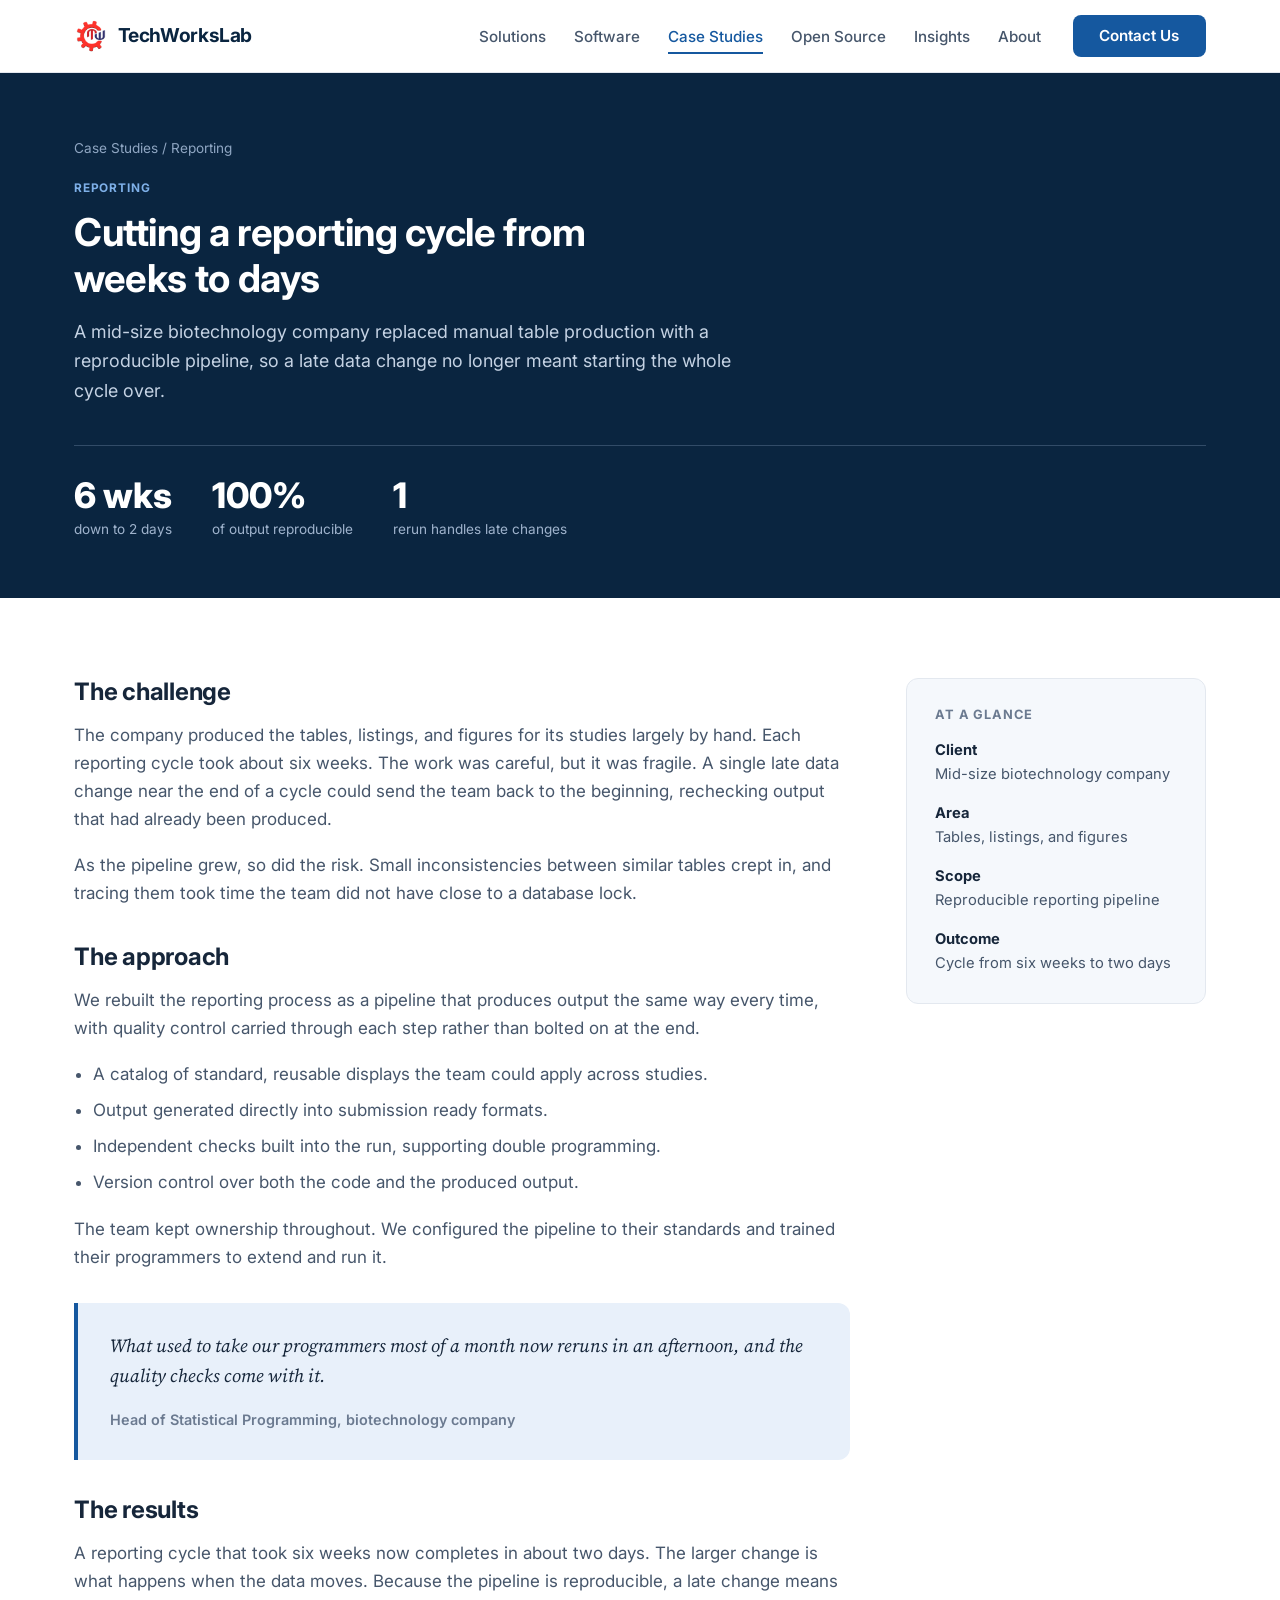
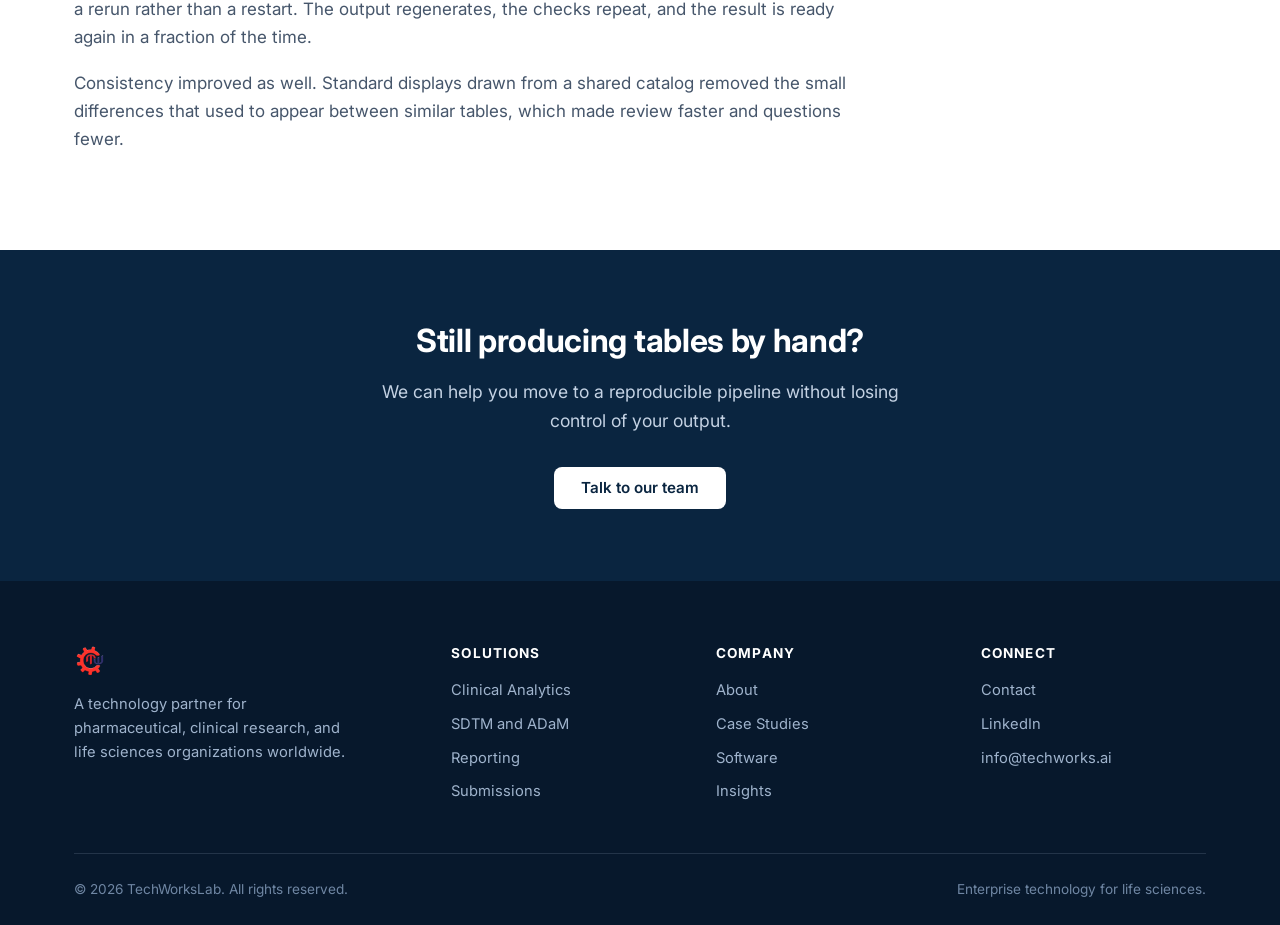
<file: case-reporting-automation.html>
<!DOCTYPE html>
<html lang="en">
<head>
    <meta charset="UTF-8">
    <meta name="viewport" content="width=device-width, initial-scale=1.0">
    <title>Cutting a reporting cycle from weeks to days | TechWorksLab Case Study</title>
    <meta name="description" content="How a mid-size biotech replaced manual table production with a reproducible reporting pipeline and cut its cycle from six weeks to two days.">
    <link rel="icon" type="image/x-icon" href="data:image/svg+xml,<svg xmlns=%22http://www.w3.org/2000/svg%22 viewBox=%220 0 100 100%22><text y=%22.9em%22 font-size=%2290%22>🧬</text></svg>">
    <link rel="stylesheet" href="styles.css">
    <link rel="preconnect" href="https://fonts.googleapis.com">
    <link href="https://fonts.googleapis.com/css2?family=Inter:wght@400;500;600;700;800&family=Source+Serif+4:opsz,wght@8..60,400;8..60,600&display=swap" rel="stylesheet">
    <link rel="stylesheet" href="https://cdnjs.cloudflare.com/ajax/libs/font-awesome/6.4.0/css/all.min.css">
</head>
<body>
    <header class="site-header">
        <div class="container header-inner">
            <a href="index.html" class="brand">
                <img src="logo.png" alt="TechWorksLab">
                <span>TechWorksLab</span>
            </a>
            <nav class="nav">
                <ul class="nav-links">
                    <li><a href="solutions.html">Solutions</a></li>
                    <li><a href="software.html">Software</a></li>
                    <li><a href="case-studies.html" class="active">Case Studies</a></li>
                    <li><a href="open-source.html">Open Source</a></li>
                    <li><a href="insights.html">Insights</a></li>
                    <li><a href="about.html">About</a></li>
                </ul>
                <a href="contact.html" class="btn btn-primary nav-cta">Contact Us</a>
                <button class="nav-toggle" aria-label="Toggle navigation"><span></span><span></span><span></span></button>
            </nav>
        </div>
    </header>

    <section class="case-hero">
        <div class="container">
            <div class="breadcrumb"><a href="case-studies.html">Case Studies</a> / Reporting</div>
            <div class="case-cat">Reporting</div>
            <h1>Cutting a reporting cycle from weeks to days</h1>
            <p class="lead">A mid-size biotechnology company replaced manual table production with a reproducible pipeline, so a late data change no longer meant starting the whole cycle over.</p>
            <div class="case-stats">
                <div><span>6 wks</span><small>down to 2 days</small></div>
                <div><span>100%</span><small>of output reproducible</small></div>
                <div><span>1</span><small>rerun handles late changes</small></div>
            </div>
        </div>
    </section>

    <section>
        <div class="container case-layout">
            <div class="case-main">
                <h2>The challenge</h2>
                <p>The company produced the tables, listings, and figures for its studies largely by hand. Each reporting cycle took about six weeks. The work was careful, but it was fragile. A single late data change near the end of a cycle could send the team back to the beginning, rechecking output that had already been produced.</p>
                <p>As the pipeline grew, so did the risk. Small inconsistencies between similar tables crept in, and tracing them took time the team did not have close to a database lock.</p>

                <h2>The approach</h2>
                <p>We rebuilt the reporting process as a pipeline that produces output the same way every time, with quality control carried through each step rather than bolted on at the end.</p>
                <ul>
                    <li>A catalog of standard, reusable displays the team could apply across studies.</li>
                    <li>Output generated directly into submission ready formats.</li>
                    <li>Independent checks built into the run, supporting double programming.</li>
                    <li>Version control over both the code and the produced output.</li>
                </ul>
                <p>The team kept ownership throughout. We configured the pipeline to their standards and trained their programmers to extend and run it.</p>

                <div class="quote-card">
                    <p>What used to take our programmers most of a month now reruns in an afternoon, and the quality checks come with it.</p>
                    <div class="attr">Head of Statistical Programming, biotechnology company</div>
                </div>

                <h2>The results</h2>
                <p>A reporting cycle that took six weeks now completes in about two days. The larger change is what happens when the data moves. Because the pipeline is reproducible, a late change means a rerun rather than a restart. The output regenerates, the checks repeat, and the result is ready again in a fraction of the time.</p>
                <p>Consistency improved as well. Standard displays drawn from a shared catalog removed the small differences that used to appear between similar tables, which made review faster and questions fewer.</p>
            </div>

            <aside class="case-aside">
                <h4>At a glance</h4>
                <dl>
                    <dt>Client</dt>
                    <dd>Mid-size biotechnology company</dd>
                    <dt>Area</dt>
                    <dd>Tables, listings, and figures</dd>
                    <dt>Scope</dt>
                    <dd>Reproducible reporting pipeline</dd>
                    <dt>Outcome</dt>
                    <dd>Cycle from six weeks to two days</dd>
                </dl>
            </aside>
        </div>
    </section>

    <section class="cta-band">
        <div class="container">
            <h2>Still producing tables by hand?</h2>
            <p>We can help you move to a reproducible pipeline without losing control of your output.</p>
            <a href="contact.html" class="btn btn-light">Talk to our team</a>
        </div>
    </section>

    <footer class="site-footer">
        <div class="container">
            <div class="footer-top">
                <div class="footer-brand">
                    <img src="logo.png" alt="TechWorksLab">
                    <p>A technology partner for pharmaceutical, clinical research, and life sciences organizations worldwide.</p>
                </div>
                <div class="footer-col">
                    <h4>Solutions</h4>
                    <a href="solutions.html">Clinical Analytics</a>
                    <a href="solutions.html">SDTM and ADaM</a>
                    <a href="solutions.html">Reporting</a>
                    <a href="solutions.html">Submissions</a>
                </div>
                <div class="footer-col">
                    <h4>Company</h4>
                    <a href="about.html">About</a>
                    <a href="case-studies.html">Case Studies</a>
                    <a href="software.html">Software</a>
                    <a href="insights.html">Insights</a>
                </div>
                <div class="footer-col">
                    <h4>Connect</h4>
                    <a href="contact.html">Contact</a>
                    <a href="https://in.linkedin.com/company/techworkslab" target="_blank" rel="noopener">LinkedIn</a>
                    <a href="mailto:info@techworks.ai">info@techworks.ai</a>
                </div>
            </div>
            <div class="footer-bottom">
                <span>&copy; <span data-year>2026</span> TechWorksLab. All rights reserved.</span>
                <span>Enterprise technology for life sciences.</span>
            </div>
        </div>
    </footer>
    <script src="script.js"></script>
</body>
</html>
</file>
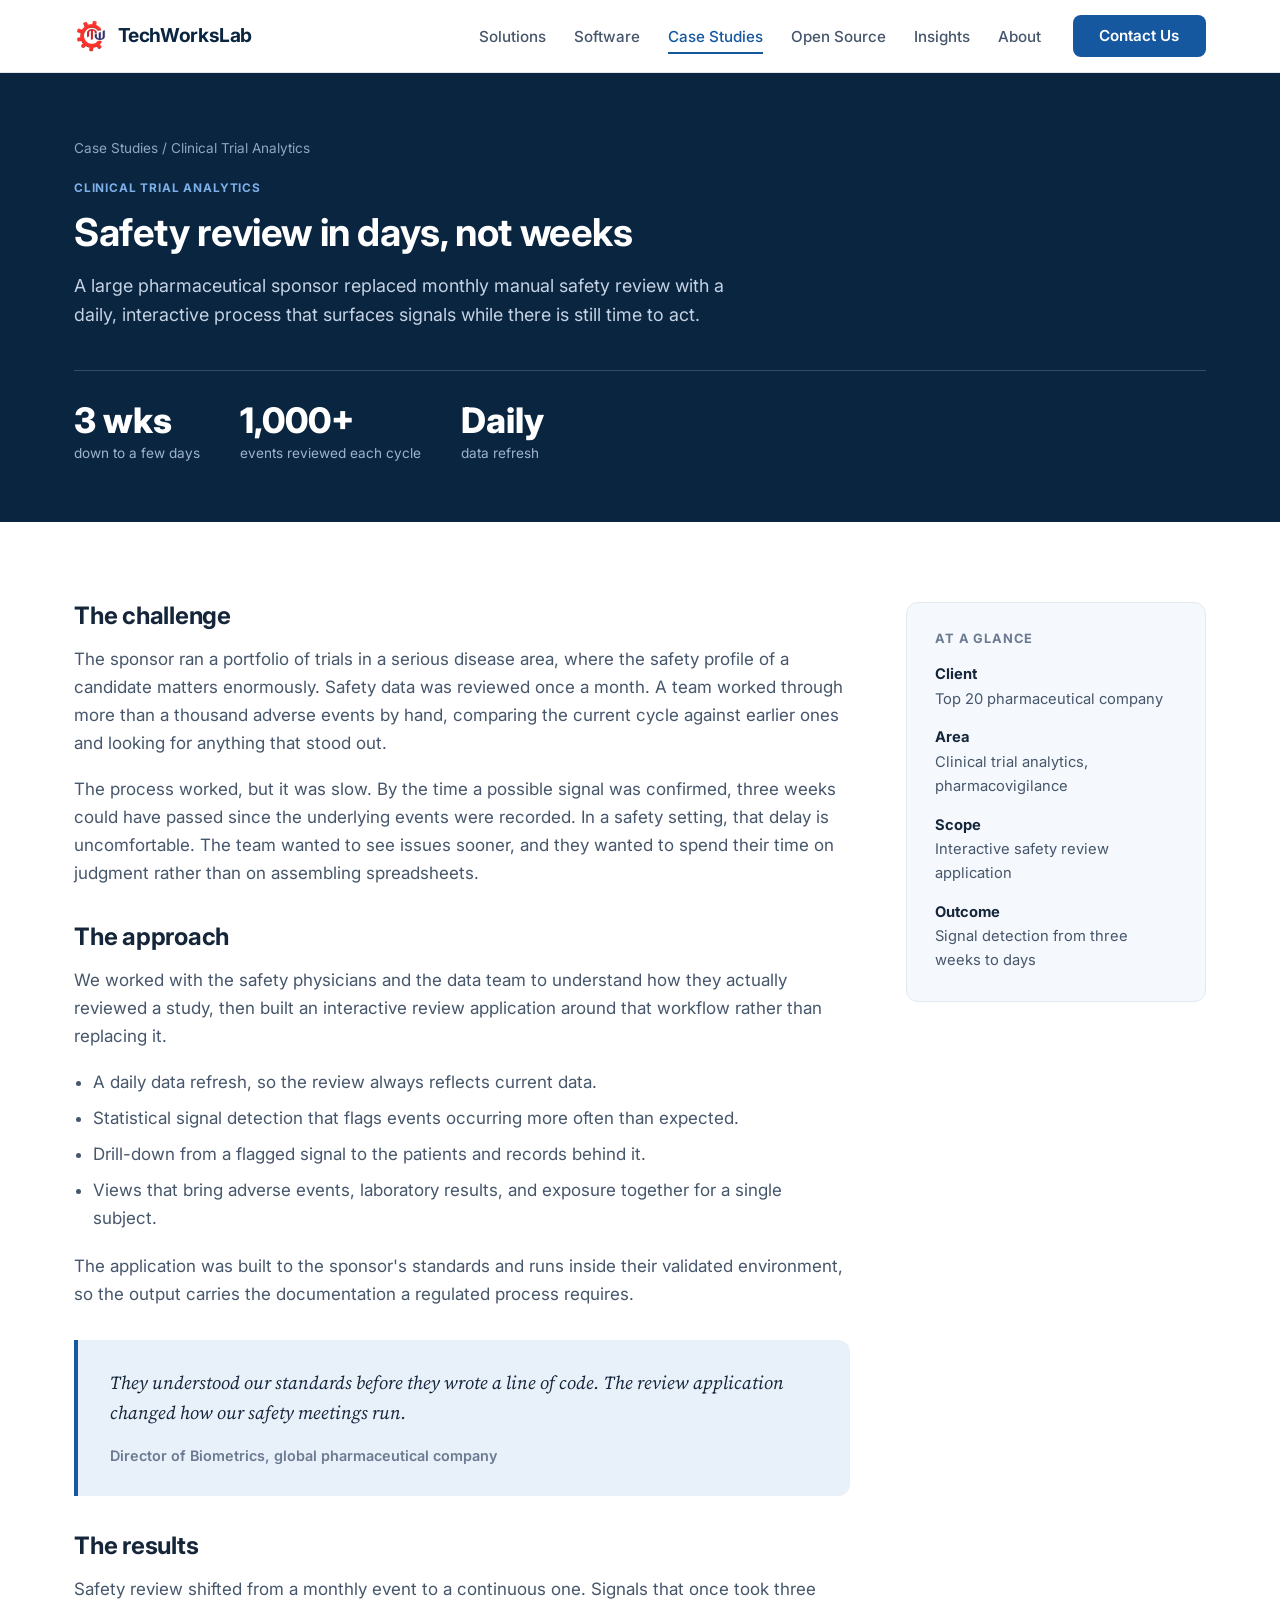
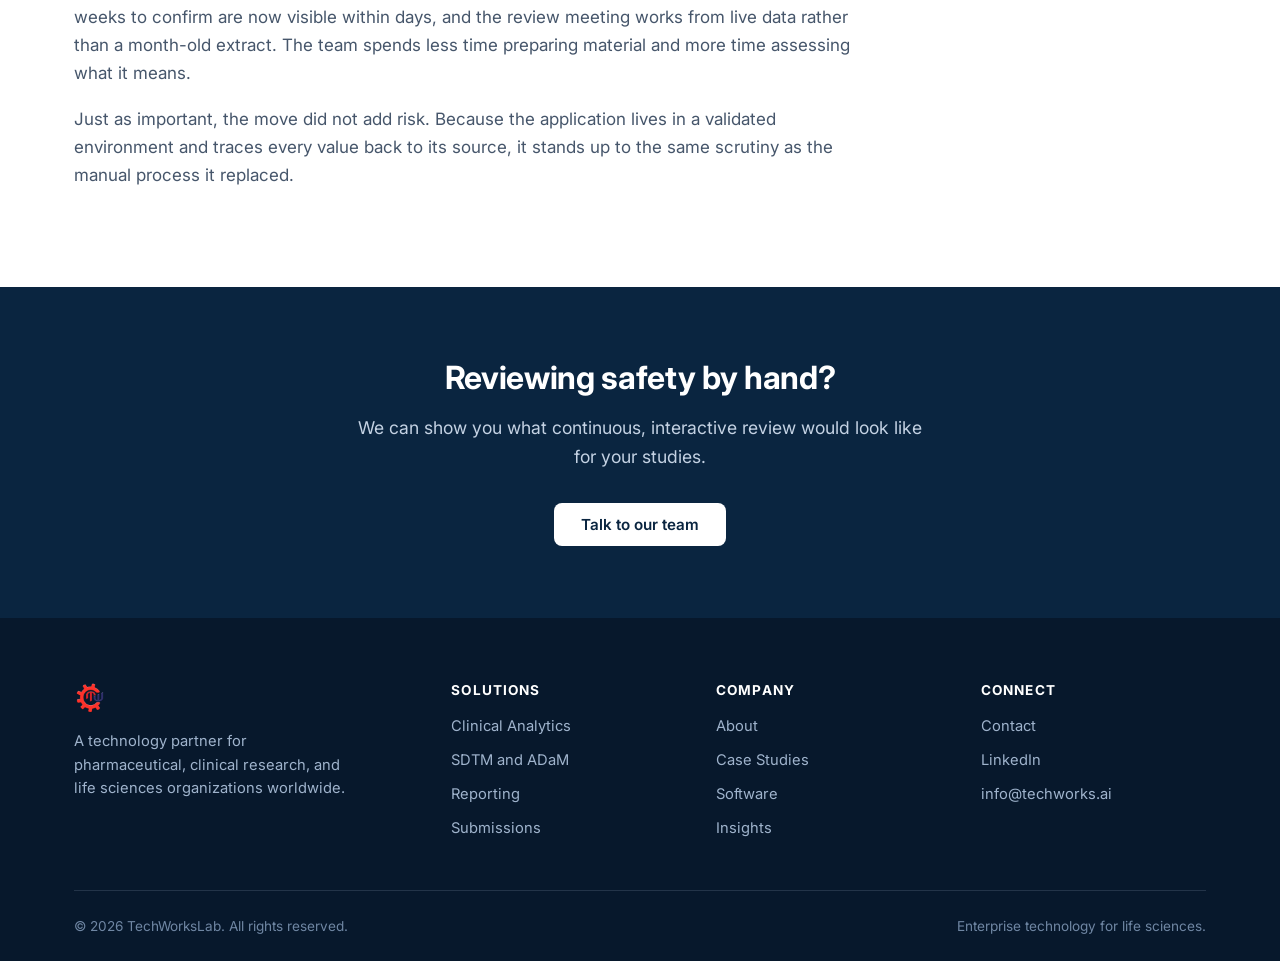
<file: case-safety-review.html>
<!DOCTYPE html>
<html lang="en">
<head>
    <meta charset="UTF-8">
    <meta name="viewport" content="width=device-width, initial-scale=1.0">
    <title>Safety review in days, not weeks | TechWorksLab Case Study</title>
    <meta name="description" content="How a large pharmaceutical sponsor moved from monthly manual safety review to daily, interactive signal detection.">
    <link rel="icon" type="image/x-icon" href="data:image/svg+xml,<svg xmlns=%22http://www.w3.org/2000/svg%22 viewBox=%220 0 100 100%22><text y=%22.9em%22 font-size=%2290%22>🧬</text></svg>">
    <link rel="stylesheet" href="styles.css">
    <link rel="preconnect" href="https://fonts.googleapis.com">
    <link href="https://fonts.googleapis.com/css2?family=Inter:wght@400;500;600;700;800&family=Source+Serif+4:opsz,wght@8..60,400;8..60,600&display=swap" rel="stylesheet">
    <link rel="stylesheet" href="https://cdnjs.cloudflare.com/ajax/libs/font-awesome/6.4.0/css/all.min.css">
</head>
<body>
    <header class="site-header">
        <div class="container header-inner">
            <a href="index.html" class="brand">
                <img src="logo.png" alt="TechWorksLab">
                <span>TechWorksLab</span>
            </a>
            <nav class="nav">
                <ul class="nav-links">
                    <li><a href="solutions.html">Solutions</a></li>
                    <li><a href="software.html">Software</a></li>
                    <li><a href="case-studies.html" class="active">Case Studies</a></li>
                    <li><a href="open-source.html">Open Source</a></li>
                    <li><a href="insights.html">Insights</a></li>
                    <li><a href="about.html">About</a></li>
                </ul>
                <a href="contact.html" class="btn btn-primary nav-cta">Contact Us</a>
                <button class="nav-toggle" aria-label="Toggle navigation"><span></span><span></span><span></span></button>
            </nav>
        </div>
    </header>

    <section class="case-hero">
        <div class="container">
            <div class="breadcrumb"><a href="case-studies.html">Case Studies</a> / Clinical Trial Analytics</div>
            <div class="case-cat">Clinical Trial Analytics</div>
            <h1>Safety review in days, not weeks</h1>
            <p class="lead">A large pharmaceutical sponsor replaced monthly manual safety review with a daily, interactive process that surfaces signals while there is still time to act.</p>
            <div class="case-stats">
                <div><span>3 wks</span><small>down to a few days</small></div>
                <div><span>1,000+</span><small>events reviewed each cycle</small></div>
                <div><span>Daily</span><small>data refresh</small></div>
            </div>
        </div>
    </section>

    <section>
        <div class="container case-layout">
            <div class="case-main">
                <h2>The challenge</h2>
                <p>The sponsor ran a portfolio of trials in a serious disease area, where the safety profile of a candidate matters enormously. Safety data was reviewed once a month. A team worked through more than a thousand adverse events by hand, comparing the current cycle against earlier ones and looking for anything that stood out.</p>
                <p>The process worked, but it was slow. By the time a possible signal was confirmed, three weeks could have passed since the underlying events were recorded. In a safety setting, that delay is uncomfortable. The team wanted to see issues sooner, and they wanted to spend their time on judgment rather than on assembling spreadsheets.</p>

                <h2>The approach</h2>
                <p>We worked with the safety physicians and the data team to understand how they actually reviewed a study, then built an interactive review application around that workflow rather than replacing it.</p>
                <ul>
                    <li>A daily data refresh, so the review always reflects current data.</li>
                    <li>Statistical signal detection that flags events occurring more often than expected.</li>
                    <li>Drill-down from a flagged signal to the patients and records behind it.</li>
                    <li>Views that bring adverse events, laboratory results, and exposure together for a single subject.</li>
                </ul>
                <p>The application was built to the sponsor's standards and runs inside their validated environment, so the output carries the documentation a regulated process requires.</p>

                <div class="quote-card">
                    <p>They understood our standards before they wrote a line of code. The review application changed how our safety meetings run.</p>
                    <div class="attr">Director of Biometrics, global pharmaceutical company</div>
                </div>

                <h2>The results</h2>
                <p>Safety review shifted from a monthly event to a continuous one. Signals that once took three weeks to confirm are now visible within days, and the review meeting works from live data rather than a month-old extract. The team spends less time preparing material and more time assessing what it means.</p>
                <p>Just as important, the move did not add risk. Because the application lives in a validated environment and traces every value back to its source, it stands up to the same scrutiny as the manual process it replaced.</p>
            </div>

            <aside class="case-aside">
                <h4>At a glance</h4>
                <dl>
                    <dt>Client</dt>
                    <dd>Top 20 pharmaceutical company</dd>
                    <dt>Area</dt>
                    <dd>Clinical trial analytics, pharmacovigilance</dd>
                    <dt>Scope</dt>
                    <dd>Interactive safety review application</dd>
                    <dt>Outcome</dt>
                    <dd>Signal detection from three weeks to days</dd>
                </dl>
            </aside>
        </div>
    </section>

    <section class="cta-band">
        <div class="container">
            <h2>Reviewing safety by hand?</h2>
            <p>We can show you what continuous, interactive review would look like for your studies.</p>
            <a href="contact.html" class="btn btn-light">Talk to our team</a>
        </div>
    </section>

    <footer class="site-footer">
        <div class="container">
            <div class="footer-top">
                <div class="footer-brand">
                    <img src="logo.png" alt="TechWorksLab">
                    <p>A technology partner for pharmaceutical, clinical research, and life sciences organizations worldwide.</p>
                </div>
                <div class="footer-col">
                    <h4>Solutions</h4>
                    <a href="solutions.html">Clinical Analytics</a>
                    <a href="solutions.html">SDTM and ADaM</a>
                    <a href="solutions.html">Reporting</a>
                    <a href="solutions.html">Submissions</a>
                </div>
                <div class="footer-col">
                    <h4>Company</h4>
                    <a href="about.html">About</a>
                    <a href="case-studies.html">Case Studies</a>
                    <a href="software.html">Software</a>
                    <a href="insights.html">Insights</a>
                </div>
                <div class="footer-col">
                    <h4>Connect</h4>
                    <a href="contact.html">Contact</a>
                    <a href="https://in.linkedin.com/company/techworkslab" target="_blank" rel="noopener">LinkedIn</a>
                    <a href="mailto:info@techworks.ai">info@techworks.ai</a>
                </div>
            </div>
            <div class="footer-bottom">
                <span>&copy; <span data-year>2026</span> TechWorksLab. All rights reserved.</span>
                <span>Enterprise technology for life sciences.</span>
            </div>
        </div>
    </footer>
    <script src="script.js"></script>
</body>
</html>
</file>
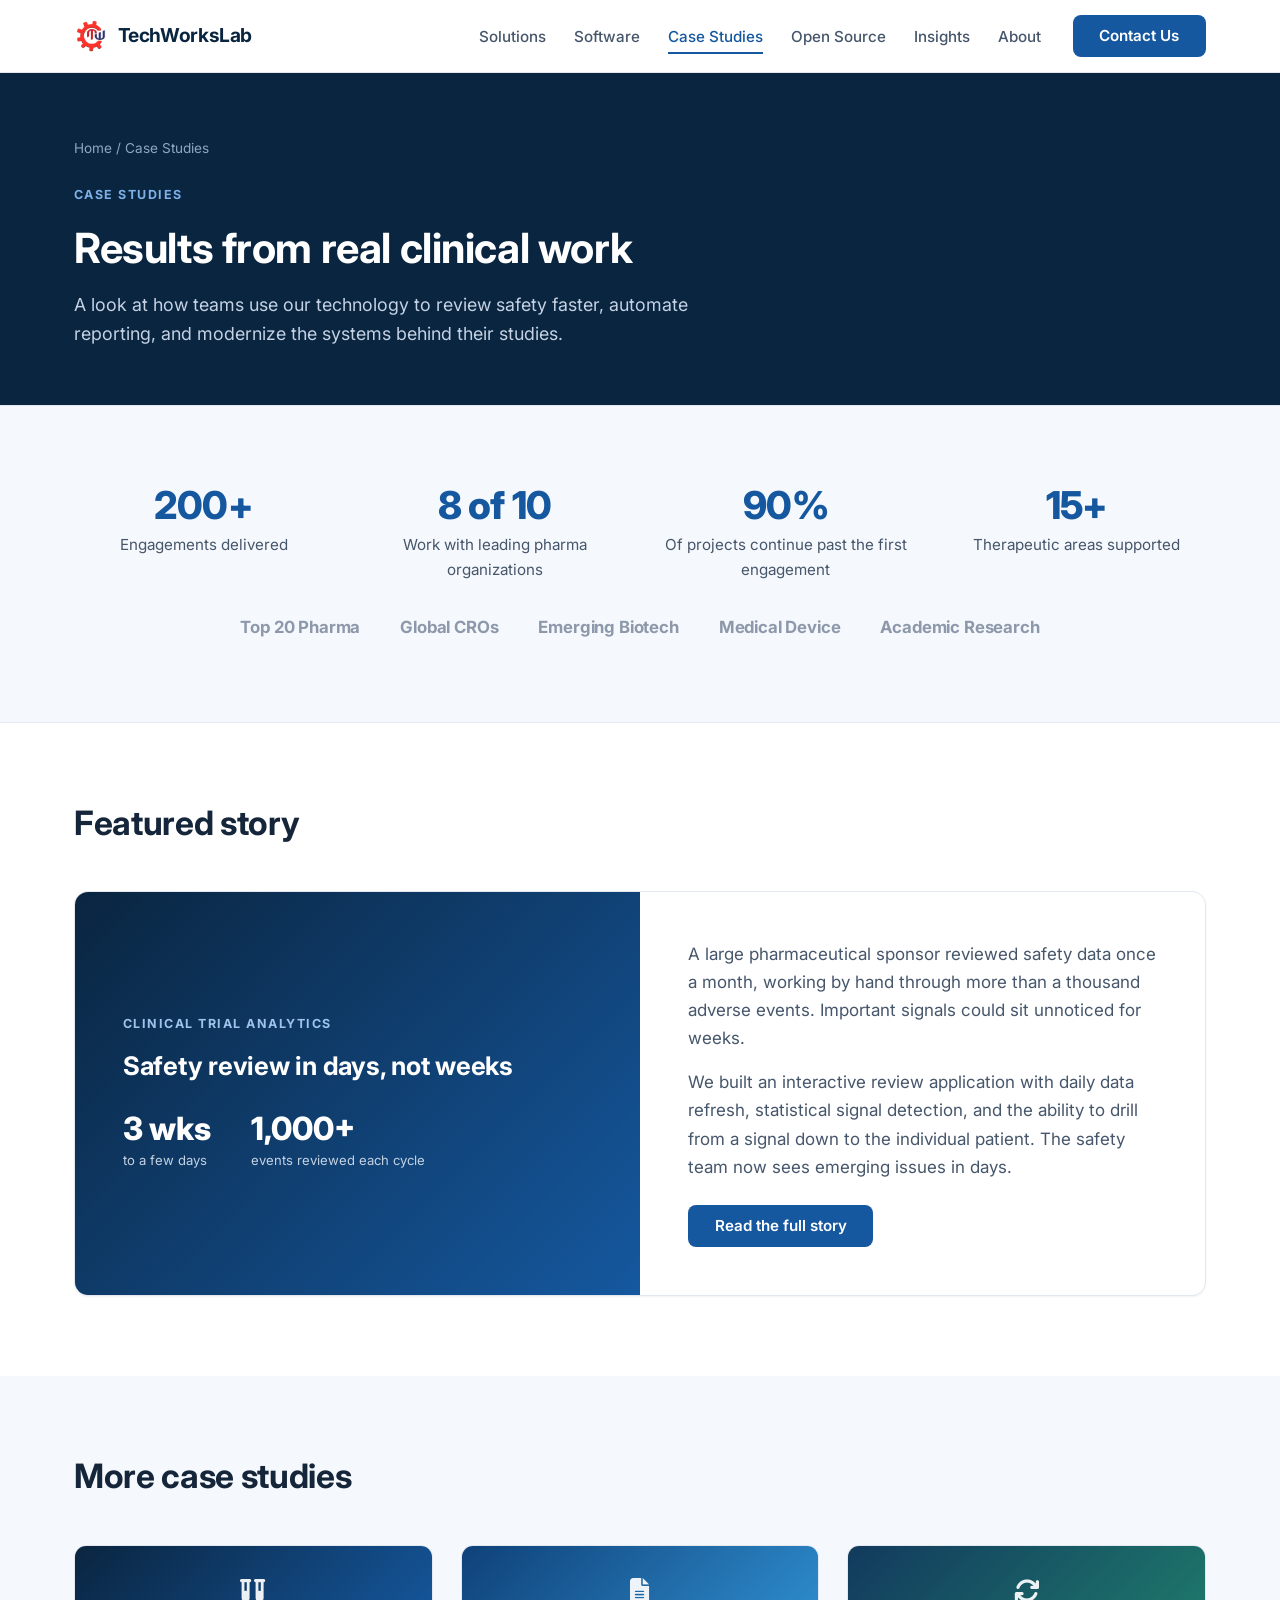
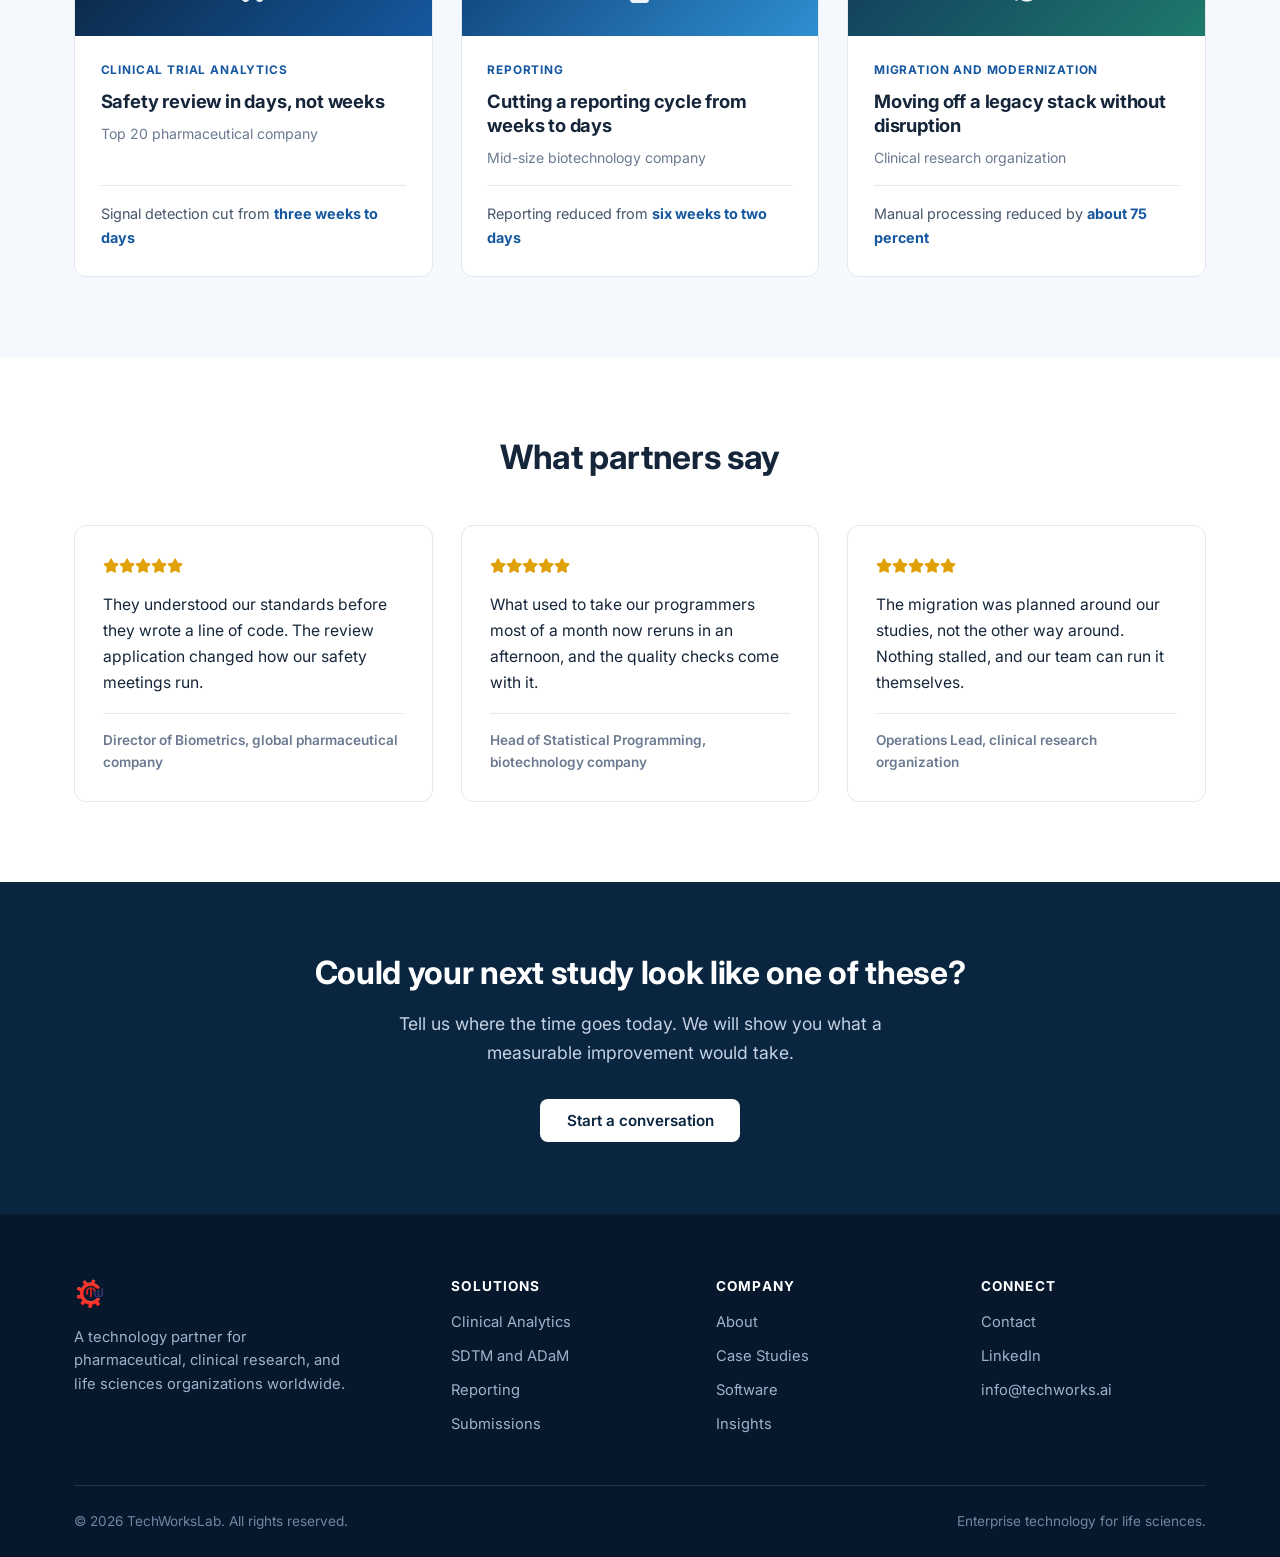
<file: case-studies.html>
<!DOCTYPE html>
<html lang="en">
<head>
    <meta charset="UTF-8">
    <meta name="viewport" content="width=device-width, initial-scale=1.0">
    <title>Case Studies | TechWorksLab</title>
    <meta name="description" content="How clinical research teams use our technology to speed safety review, automate reporting, and modernize their statistical computing, with measurable results.">
    <link rel="icon" type="image/x-icon" href="data:image/svg+xml,<svg xmlns=%22http://www.w3.org/2000/svg%22 viewBox=%220 0 100 100%22><text y=%22.9em%22 font-size=%2290%22>🧬</text></svg>">
    <link rel="stylesheet" href="styles.css">
    <link rel="preconnect" href="https://fonts.googleapis.com">
    <link href="https://fonts.googleapis.com/css2?family=Inter:wght@400;500;600;700;800&family=Source+Serif+4:opsz,wght@8..60,400;8..60,600&display=swap" rel="stylesheet">
    <link rel="stylesheet" href="https://cdnjs.cloudflare.com/ajax/libs/font-awesome/6.4.0/css/all.min.css">
</head>
<body>
    <header class="site-header">
        <div class="container header-inner">
            <a href="index.html" class="brand">
                <img src="logo.png" alt="TechWorksLab">
                <span>TechWorksLab</span>
            </a>
            <nav class="nav">
                <ul class="nav-links">
                    <li><a href="solutions.html">Solutions</a></li>
                    <li><a href="software.html">Software</a></li>
                    <li><a href="case-studies.html" class="active">Case Studies</a></li>
                    <li><a href="open-source.html">Open Source</a></li>
                    <li><a href="insights.html">Insights</a></li>
                    <li><a href="about.html">About</a></li>
                </ul>
                <a href="contact.html" class="btn btn-primary nav-cta">Contact Us</a>
                <button class="nav-toggle" aria-label="Toggle navigation"><span></span><span></span><span></span></button>
            </nav>
        </div>
    </header>

    <section class="page-header">
        <div class="container">
            <div class="breadcrumb"><a href="index.html">Home</a> / Case Studies</div>
            <span class="eyebrow">Case Studies</span>
            <h1>Results from real clinical work</h1>
            <p>A look at how teams use our technology to review safety faster, automate reporting, and modernize the systems behind their studies.</p>
        </div>
    </section>

    <!-- Social proof metrics -->
    <section class="results-band">
        <div class="container">
            <div class="results-grid">
                <div class="result"><div class="big">200+</div><p>Engagements delivered</p></div>
                <div class="result"><div class="big">8 of 10</div><p>Work with leading pharma organizations</p></div>
                <div class="result"><div class="big">90%</div><p>Of projects continue past the first engagement</p></div>
                <div class="result"><div class="big">15+</div><p>Therapeutic areas supported</p></div>
            </div>
            <div class="trust-row">
                <span>Top 20 Pharma</span>
                <span>Global CROs</span>
                <span>Emerging Biotech</span>
                <span>Medical Device</span>
                <span>Academic Research</span>
            </div>
        </div>
    </section>

    <!-- Featured -->
    <section>
        <div class="container">
            <div class="section-head"><h2>Featured story</h2></div>
            <div class="featured-case">
                <div class="featured-visual">
                    <span class="fc-eyebrow">Clinical Trial Analytics</span>
                    <h3 style="color:#fff;font-size:1.6rem;">Safety review in days, not weeks</h3>
                    <div class="fc-stats">
                        <div><span>3 wks</span><small>to a few days</small></div>
                        <div><span>1,000+</span><small>events reviewed each cycle</small></div>
                    </div>
                </div>
                <div class="featured-body">
                    <p>A large pharmaceutical sponsor reviewed safety data once a month, working by hand through more than a thousand adverse events. Important signals could sit unnoticed for weeks.</p>
                    <p>We built an interactive review application with daily data refresh, statistical signal detection, and the ability to drill from a signal down to the individual patient. The safety team now sees emerging issues in days.</p>
                    <a href="case-safety-review.html" class="btn btn-primary" style="margin-top:0.5rem;align-self:flex-start;">Read the full story</a>
                </div>
            </div>
        </div>
    </section>

    <!-- Grid -->
    <section class="section-alt">
        <div class="container">
            <div class="section-head"><h2>More case studies</h2></div>
            <div class="case-grid">
                <article class="case-card">
                    <div class="case-banner"><i class="fas fa-vials"></i></div>
                    <div class="case-body">
                        <div class="case-cat">Clinical Trial Analytics</div>
                        <h3><a href="case-safety-review.html">Safety review in days, not weeks</a></h3>
                        <div class="case-client">Top 20 pharmaceutical company</div>
                        <div class="case-metric">Signal detection cut from <strong>three weeks to days</strong></div>
                    </div>
                </article>
                <article class="case-card">
                    <div class="case-banner alt"><i class="fas fa-file-lines"></i></div>
                    <div class="case-body">
                        <div class="case-cat">Reporting</div>
                        <h3><a href="case-reporting-automation.html">Cutting a reporting cycle from weeks to days</a></h3>
                        <div class="case-client">Mid-size biotechnology company</div>
                        <div class="case-metric">Reporting reduced from <strong>six weeks to two days</strong></div>
                    </div>
                </article>
                <article class="case-card">
                    <div class="case-banner alt2"><i class="fas fa-arrows-rotate"></i></div>
                    <div class="case-body">
                        <div class="case-cat">Migration and Modernization</div>
                        <h3><a href="case-legacy-migration.html">Moving off a legacy stack without disruption</a></h3>
                        <div class="case-client">Clinical research organization</div>
                        <div class="case-metric">Manual processing reduced by <strong>about 75 percent</strong></div>
                    </div>
                </article>
            </div>
        </div>
    </section>

    <!-- Testimonials -->
    <section>
        <div class="container">
            <div class="section-head center"><h2>What partners say</h2></div>
            <div class="testimonials">
                <div class="testimonial">
                    <div class="stars"><i class="fas fa-star"></i><i class="fas fa-star"></i><i class="fas fa-star"></i><i class="fas fa-star"></i><i class="fas fa-star"></i></div>
                    <p>They understood our standards before they wrote a line of code. The review application changed how our safety meetings run.</p>
                    <div class="attr">Director of Biometrics, global pharmaceutical company</div>
                </div>
                <div class="testimonial">
                    <div class="stars"><i class="fas fa-star"></i><i class="fas fa-star"></i><i class="fas fa-star"></i><i class="fas fa-star"></i><i class="fas fa-star"></i></div>
                    <p>What used to take our programmers most of a month now reruns in an afternoon, and the quality checks come with it.</p>
                    <div class="attr">Head of Statistical Programming, biotechnology company</div>
                </div>
                <div class="testimonial">
                    <div class="stars"><i class="fas fa-star"></i><i class="fas fa-star"></i><i class="fas fa-star"></i><i class="fas fa-star"></i><i class="fas fa-star"></i></div>
                    <p>The migration was planned around our studies, not the other way around. Nothing stalled, and our team can run it themselves.</p>
                    <div class="attr">Operations Lead, clinical research organization</div>
                </div>
            </div>
        </div>
    </section>

    <section class="cta-band">
        <div class="container">
            <h2>Could your next study look like one of these?</h2>
            <p>Tell us where the time goes today. We will show you what a measurable improvement would take.</p>
            <a href="contact.html" class="btn btn-light">Start a conversation</a>
        </div>
    </section>

    <footer class="site-footer">
        <div class="container">
            <div class="footer-top">
                <div class="footer-brand">
                    <img src="logo.png" alt="TechWorksLab">
                    <p>A technology partner for pharmaceutical, clinical research, and life sciences organizations worldwide.</p>
                </div>
                <div class="footer-col">
                    <h4>Solutions</h4>
                    <a href="solutions.html">Clinical Analytics</a>
                    <a href="solutions.html">SDTM and ADaM</a>
                    <a href="solutions.html">Reporting</a>
                    <a href="solutions.html">Submissions</a>
                </div>
                <div class="footer-col">
                    <h4>Company</h4>
                    <a href="about.html">About</a>
                    <a href="case-studies.html">Case Studies</a>
                    <a href="software.html">Software</a>
                    <a href="insights.html">Insights</a>
                </div>
                <div class="footer-col">
                    <h4>Connect</h4>
                    <a href="contact.html">Contact</a>
                    <a href="https://in.linkedin.com/company/techworkslab" target="_blank" rel="noopener">LinkedIn</a>
                    <a href="mailto:info@techworks.ai">info@techworks.ai</a>
                </div>
            </div>
            <div class="footer-bottom">
                <span>&copy; <span data-year>2026</span> TechWorksLab. All rights reserved.</span>
                <span>Enterprise technology for life sciences.</span>
            </div>
        </div>
    </footer>
    <script src="script.js"></script>
</body>
</html>
</file>
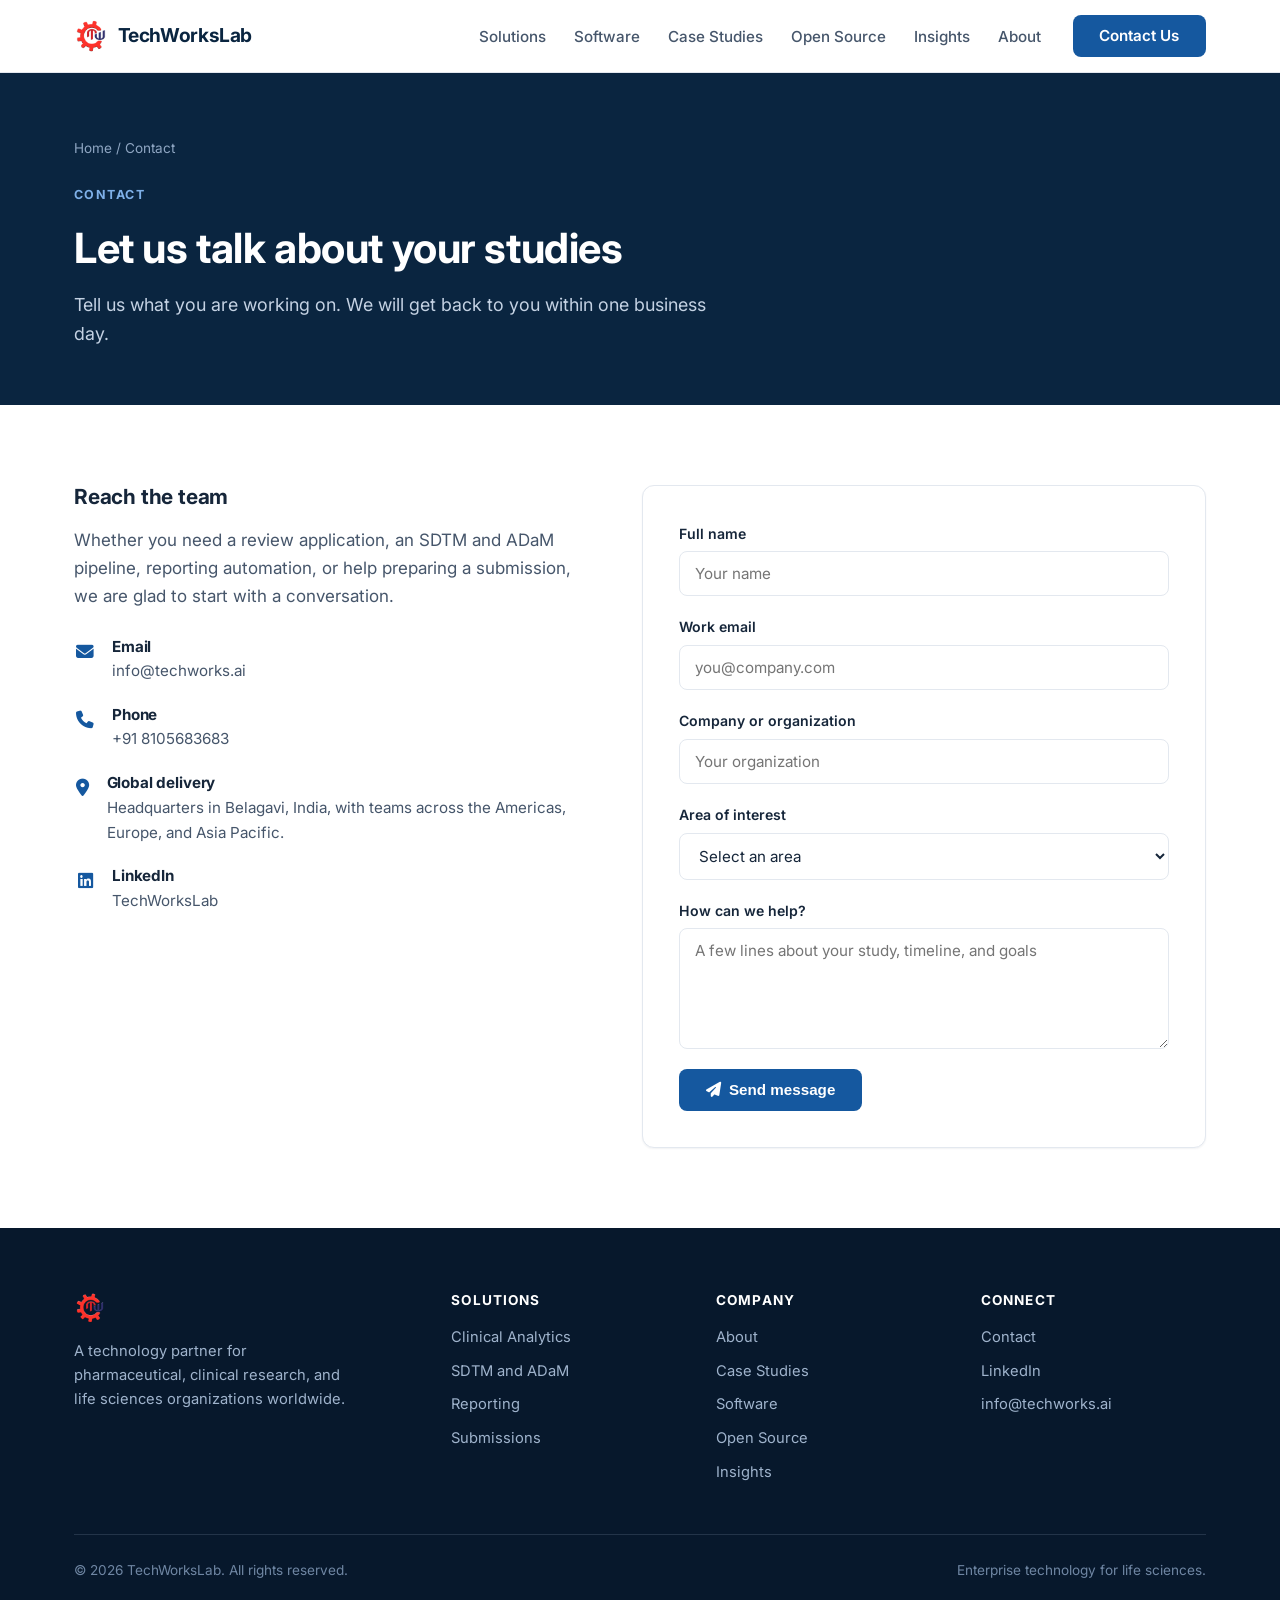
<file: contact.html>
<!DOCTYPE html>
<html lang="en">
<head>
    <meta charset="UTF-8">
    <meta name="viewport" content="width=device-width, initial-scale=1.0">
    <title>Contact | TechWorksLab</title>
    <meta name="description" content="Talk to the TechWorksLab team about clinical data, analytics, reporting, validated environments, or regulatory submissions.">
    <link rel="icon" type="image/x-icon" href="data:image/svg+xml,<svg xmlns=%22http://www.w3.org/2000/svg%22 viewBox=%220 0 100 100%22><text y=%22.9em%22 font-size=%2290%22>🧬</text></svg>">
    <link rel="stylesheet" href="styles.css">
    <link rel="preconnect" href="https://fonts.googleapis.com">
    <link href="https://fonts.googleapis.com/css2?family=Inter:wght@400;500;600;700;800&family=Source+Serif+4:opsz,wght@8..60,400;8..60,600&display=swap" rel="stylesheet">
    <link rel="stylesheet" href="https://cdnjs.cloudflare.com/ajax/libs/font-awesome/6.4.0/css/all.min.css">
</head>
<body>
    <header class="site-header">
        <div class="container header-inner">
            <a href="index.html" class="brand">
                <img src="logo.png" alt="TechWorksLab">
                <span>TechWorksLab</span>
            </a>
            <nav class="nav">
                <ul class="nav-links">
                    <li><a href="solutions.html">Solutions</a></li>
                    <li><a href="software.html">Software</a></li>
                    <li><a href="case-studies.html">Case Studies</a></li>
                    <li><a href="open-source.html">Open Source</a></li>
                    <li><a href="insights.html">Insights</a></li>
                    <li><a href="about.html">About</a></li>
                </ul>
                <a href="contact.html" class="btn btn-primary nav-cta">Contact Us</a>
                <button class="nav-toggle" aria-label="Toggle navigation"><span></span><span></span><span></span></button>
            </nav>
        </div>
    </header>

    <section class="page-header">
        <div class="container">
            <div class="breadcrumb"><a href="index.html">Home</a> / Contact</div>
            <span class="eyebrow">Contact</span>
            <h1>Let us talk about your studies</h1>
            <p>Tell us what you are working on. We will get back to you within one business day.</p>
        </div>
    </section>

    <section>
        <div class="container contact-grid">
            <div class="contact-info">
                <h3>Reach the team</h3>
                <p>Whether you need a review application, an SDTM and ADaM pipeline, reporting automation, or help preparing a submission, we are glad to start with a conversation.</p>
                <div class="contact-methods">
                    <div class="contact-method">
                        <i class="fas fa-envelope"></i>
                        <div><h4>Email</h4><p><a href="mailto:info@techworks.ai">info@techworks.ai</a></p></div>
                    </div>
                    <div class="contact-method">
                        <i class="fas fa-phone"></i>
                        <div><h4>Phone</h4><p><a href="tel:+918105683683">+91 8105683683</a></p></div>
                    </div>
                    <div class="contact-method">
                        <i class="fas fa-map-marker-alt"></i>
                        <div><h4>Global delivery</h4><p>Headquarters in Belagavi, India, with teams across the Americas, Europe, and Asia Pacific.</p></div>
                    </div>
                    <div class="contact-method">
                        <i class="fab fa-linkedin"></i>
                        <div><h4>LinkedIn</h4><p><a href="https://in.linkedin.com/company/techworkslab" target="_blank" rel="noopener">TechWorksLab</a></p></div>
                    </div>
                </div>
            </div>

            <div class="form-card">
                <form action="mailto:info@techworks.ai" method="post" enctype="text/plain">
                    <div class="form-group">
                        <label for="name">Full name</label>
                        <input type="text" id="name" name="name" required placeholder="Your name">
                    </div>
                    <div class="form-group">
                        <label for="email">Work email</label>
                        <input type="email" id="email" name="email" required placeholder="you@company.com">
                    </div>
                    <div class="form-group">
                        <label for="company">Company or organization</label>
                        <input type="text" id="company" name="company" placeholder="Your organization">
                    </div>
                    <div class="form-group">
                        <label for="topic">Area of interest</label>
                        <select id="topic" name="topic">
                            <option value="">Select an area</option>
                            <option value="clinical-analytics">Clinical trial analytics</option>
                            <option value="cdisc">SDTM and ADaM data standards</option>
                            <option value="reporting">Tables, listings, and figures</option>
                            <option value="submissions">Regulatory submissions</option>
                            <option value="environments">Validated computing environments</option>
                            <option value="software">Our software platforms</option>
                            <option value="other">Something else</option>
                        </select>
                    </div>
                    <div class="form-group">
                        <label for="message">How can we help?</label>
                        <textarea id="message" name="message" rows="5" placeholder="A few lines about your study, timeline, and goals"></textarea>
                    </div>
                    <button type="submit" class="btn btn-primary"><i class="fas fa-paper-plane"></i> Send message</button>
                </form>
            </div>
        </div>
    </section>

    <footer class="site-footer">
        <div class="container">
            <div class="footer-top">
                <div class="footer-brand">
                    <img src="logo.png" alt="TechWorksLab">
                    <p>A technology partner for pharmaceutical, clinical research, and life sciences organizations worldwide.</p>
                </div>
                <div class="footer-col">
                    <h4>Solutions</h4>
                    <a href="solutions.html">Clinical Analytics</a>
                    <a href="solutions.html">SDTM and ADaM</a>
                    <a href="solutions.html">Reporting</a>
                    <a href="solutions.html">Submissions</a>
                </div>
                <div class="footer-col">
                    <h4>Company</h4>
                    <a href="about.html">About</a>
                    <a href="case-studies.html">Case Studies</a>
                    <a href="software.html">Software</a>
                    <a href="open-source.html">Open Source</a>
                    <a href="insights.html">Insights</a>
                </div>
                <div class="footer-col">
                    <h4>Connect</h4>
                    <a href="contact.html">Contact</a>
                    <a href="https://in.linkedin.com/company/techworkslab" target="_blank" rel="noopener">LinkedIn</a>
                    <a href="mailto:info@techworks.ai">info@techworks.ai</a>
                </div>
            </div>
            <div class="footer-bottom">
                <span>&copy; <span data-year>2026</span> TechWorksLab. All rights reserved.</span>
                <span>Enterprise technology for life sciences.</span>
            </div>
        </div>
    </footer>
    <script src="script.js"></script>
</body>
</html>
</file>
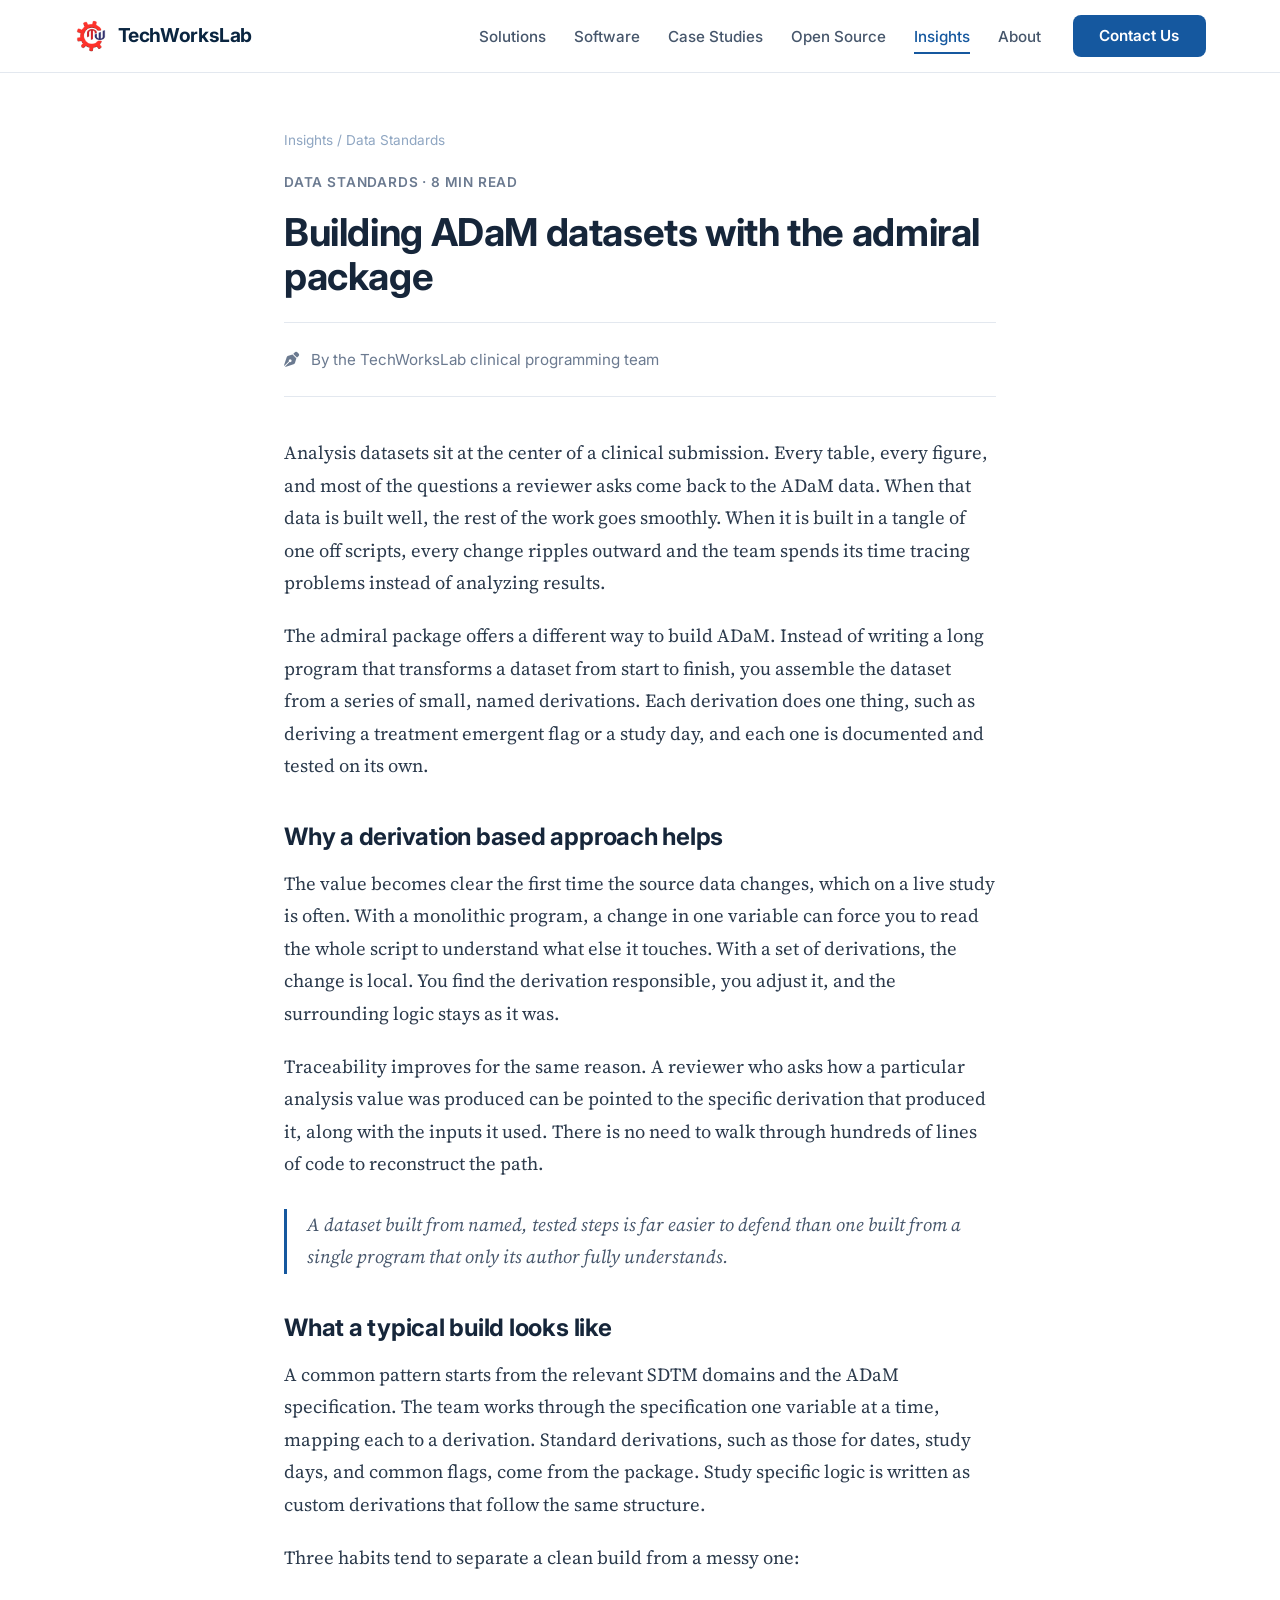
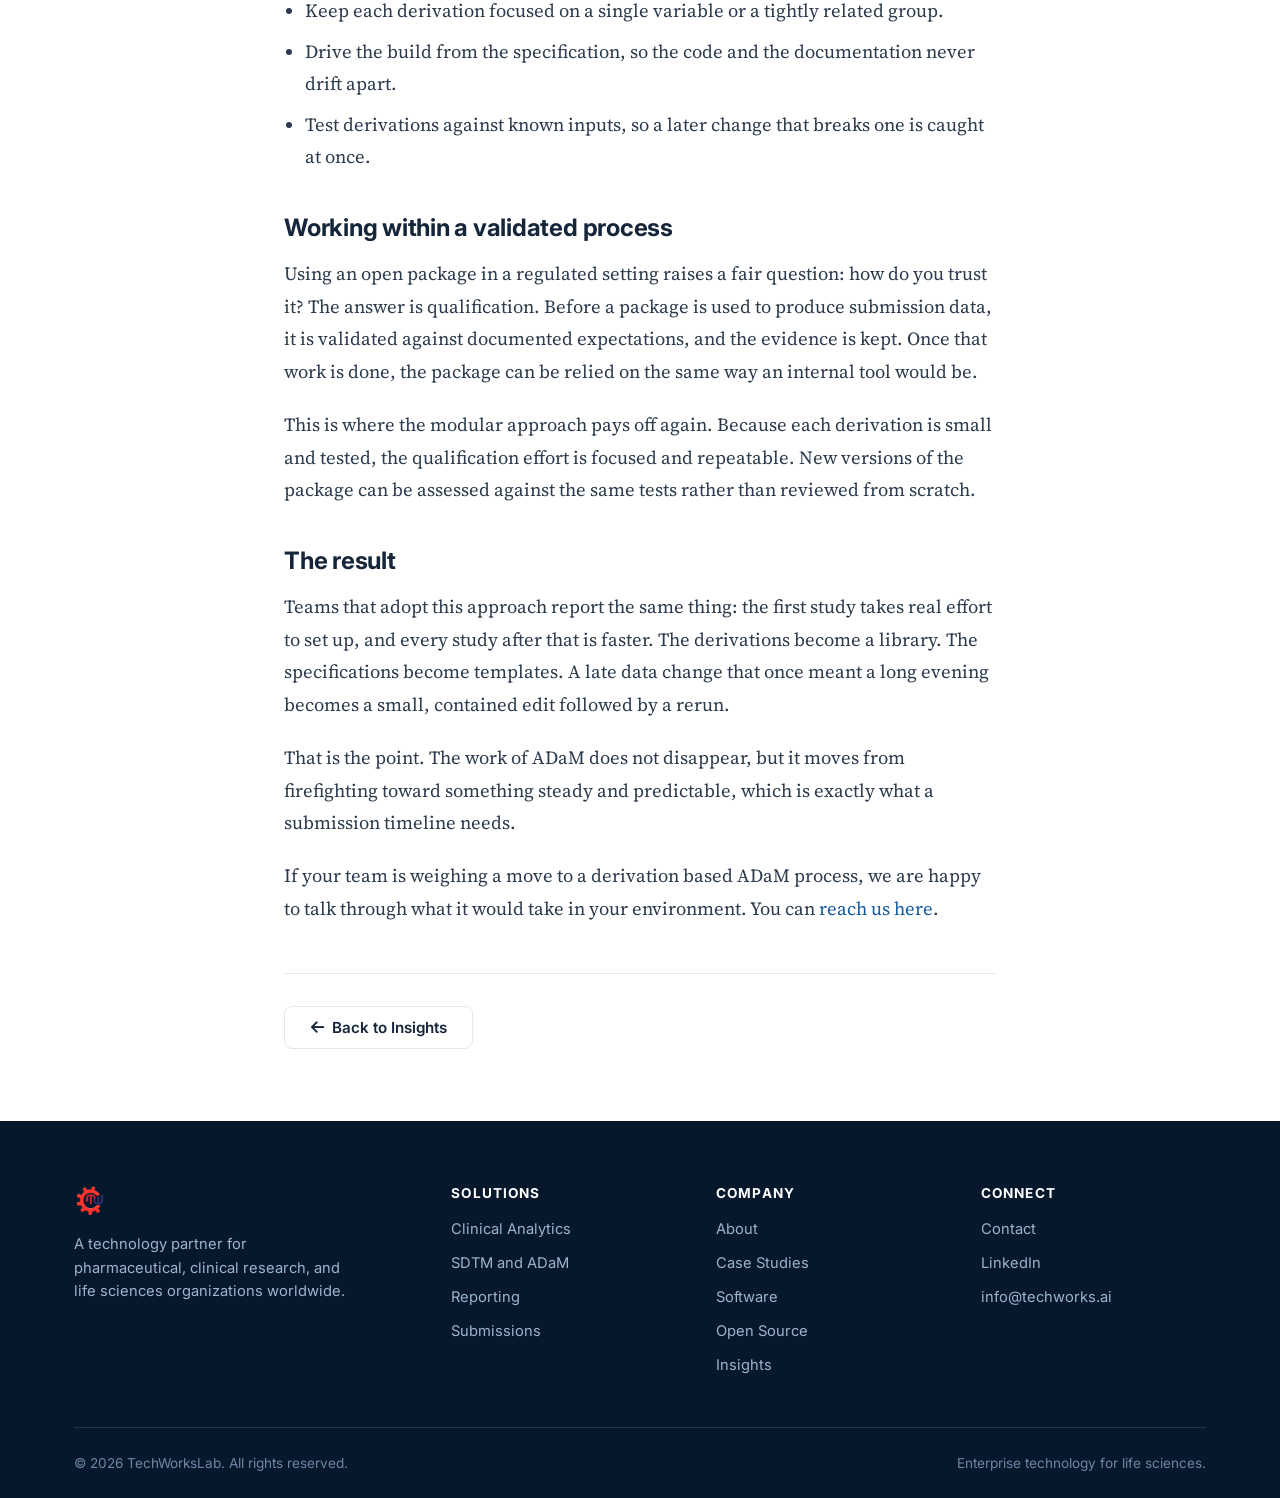
<file: insights-adam-admiral.html>
<!DOCTYPE html>
<html lang="en">
<head>
    <meta charset="UTF-8">
    <meta name="viewport" content="width=device-width, initial-scale=1.0">
    <title>Building ADaM datasets with the admiral package | TechWorksLab</title>
    <meta name="description" content="A modular, derivation based approach to ADaM that improves traceability and reduces the rework that comes with late data changes.">
    <link rel="icon" type="image/x-icon" href="data:image/svg+xml,<svg xmlns=%22http://www.w3.org/2000/svg%22 viewBox=%220 0 100 100%22><text y=%22.9em%22 font-size=%2290%22>🧬</text></svg>">
    <link rel="stylesheet" href="styles.css">
    <link rel="preconnect" href="https://fonts.googleapis.com">
    <link href="https://fonts.googleapis.com/css2?family=Inter:wght@400;500;600;700;800&family=Source+Serif+4:opsz,wght@8..60,400;8..60,600&display=swap" rel="stylesheet">
    <link rel="stylesheet" href="https://cdnjs.cloudflare.com/ajax/libs/font-awesome/6.4.0/css/all.min.css">
</head>
<body>
    <header class="site-header">
        <div class="container header-inner">
            <a href="index.html" class="brand">
                <img src="logo.png" alt="TechWorksLab">
                <span>TechWorksLab</span>
            </a>
            <nav class="nav">
                <ul class="nav-links">
                    <li><a href="solutions.html">Solutions</a></li>
                    <li><a href="software.html">Software</a></li>
                    <li><a href="case-studies.html">Case Studies</a></li>
                    <li><a href="open-source.html">Open Source</a></li>
                    <li><a href="insights.html" class="active">Insights</a></li>
                    <li><a href="about.html">About</a></li>
                </ul>
                <a href="contact.html" class="btn btn-primary nav-cta">Contact Us</a>
                <button class="nav-toggle" aria-label="Toggle navigation"><span></span><span></span><span></span></button>
            </nav>
        </div>
    </header>

    <article class="article">
        <div class="container-narrow">
            <div class="breadcrumb"><a href="insights.html">Insights</a> / Data Standards</div>
            <div class="article-meta">Data Standards &middot; 8 min read</div>
            <h1>Building ADaM datasets with the admiral package</h1>
            <div class="author-line">
                <i class="fas fa-pen-nib"></i>
                <span>By the TechWorksLab clinical programming team</span>
            </div>

            <div class="article-prose">
                <p>Analysis datasets sit at the center of a clinical submission. Every table, every figure, and most of the questions a reviewer asks come back to the ADaM data. When that data is built well, the rest of the work goes smoothly. When it is built in a tangle of one off scripts, every change ripples outward and the team spends its time tracing problems instead of analyzing results.</p>

                <p>The admiral package offers a different way to build ADaM. Instead of writing a long program that transforms a dataset from start to finish, you assemble the dataset from a series of small, named derivations. Each derivation does one thing, such as deriving a treatment emergent flag or a study day, and each one is documented and tested on its own.</p>

                <h2>Why a derivation based approach helps</h2>

                <p>The value becomes clear the first time the source data changes, which on a live study is often. With a monolithic program, a change in one variable can force you to read the whole script to understand what else it touches. With a set of derivations, the change is local. You find the derivation responsible, you adjust it, and the surrounding logic stays as it was.</p>

                <p>Traceability improves for the same reason. A reviewer who asks how a particular analysis value was produced can be pointed to the specific derivation that produced it, along with the inputs it used. There is no need to walk through hundreds of lines of code to reconstruct the path.</p>

                <blockquote>A dataset built from named, tested steps is far easier to defend than one built from a single program that only its author fully understands.</blockquote>

                <h2>What a typical build looks like</h2>

                <p>A common pattern starts from the relevant SDTM domains and the ADaM specification. The team works through the specification one variable at a time, mapping each to a derivation. Standard derivations, such as those for dates, study days, and common flags, come from the package. Study specific logic is written as custom derivations that follow the same structure.</p>

                <p>Three habits tend to separate a clean build from a messy one:</p>

                <ul>
                    <li>Keep each derivation focused on a single variable or a tightly related group.</li>
                    <li>Drive the build from the specification, so the code and the documentation never drift apart.</li>
                    <li>Test derivations against known inputs, so a later change that breaks one is caught at once.</li>
                </ul>

                <h2>Working within a validated process</h2>

                <p>Using an open package in a regulated setting raises a fair question: how do you trust it? The answer is qualification. Before a package is used to produce submission data, it is validated against documented expectations, and the evidence is kept. Once that work is done, the package can be relied on the same way an internal tool would be.</p>

                <p>This is where the modular approach pays off again. Because each derivation is small and tested, the qualification effort is focused and repeatable. New versions of the package can be assessed against the same tests rather than reviewed from scratch.</p>

                <h2>The result</h2>

                <p>Teams that adopt this approach report the same thing: the first study takes real effort to set up, and every study after that is faster. The derivations become a library. The specifications become templates. A late data change that once meant a long evening becomes a small, contained edit followed by a rerun.</p>

                <p>That is the point. The work of ADaM does not disappear, but it moves from firefighting toward something steady and predictable, which is exactly what a submission timeline needs.</p>

                <p>If your team is weighing a move to a derivation based ADaM process, we are happy to talk through what it would take in your environment. You can <a href="contact.html">reach us here</a>.</p>
            </div>

            <div class="post-nav">
                <a href="insights.html" class="btn btn-secondary"><i class="fas fa-arrow-left"></i> Back to Insights</a>
            </div>
        </div>
    </article>

    <footer class="site-footer">
        <div class="container">
            <div class="footer-top">
                <div class="footer-brand">
                    <img src="logo.png" alt="TechWorksLab">
                    <p>A technology partner for pharmaceutical, clinical research, and life sciences organizations worldwide.</p>
                </div>
                <div class="footer-col">
                    <h4>Solutions</h4>
                    <a href="solutions.html">Clinical Analytics</a>
                    <a href="solutions.html">SDTM and ADaM</a>
                    <a href="solutions.html">Reporting</a>
                    <a href="solutions.html">Submissions</a>
                </div>
                <div class="footer-col">
                    <h4>Company</h4>
                    <a href="about.html">About</a>
                    <a href="case-studies.html">Case Studies</a>
                    <a href="software.html">Software</a>
                    <a href="open-source.html">Open Source</a>
                    <a href="insights.html">Insights</a>
                </div>
                <div class="footer-col">
                    <h4>Connect</h4>
                    <a href="contact.html">Contact</a>
                    <a href="https://in.linkedin.com/company/techworkslab" target="_blank" rel="noopener">LinkedIn</a>
                    <a href="mailto:info@techworks.ai">info@techworks.ai</a>
                </div>
            </div>
            <div class="footer-bottom">
                <span>&copy; <span data-year>2026</span> TechWorksLab. All rights reserved.</span>
                <span>Enterprise technology for life sciences.</span>
            </div>
        </div>
    </footer>
    <script src="script.js"></script>
</body>
</html>
</file>
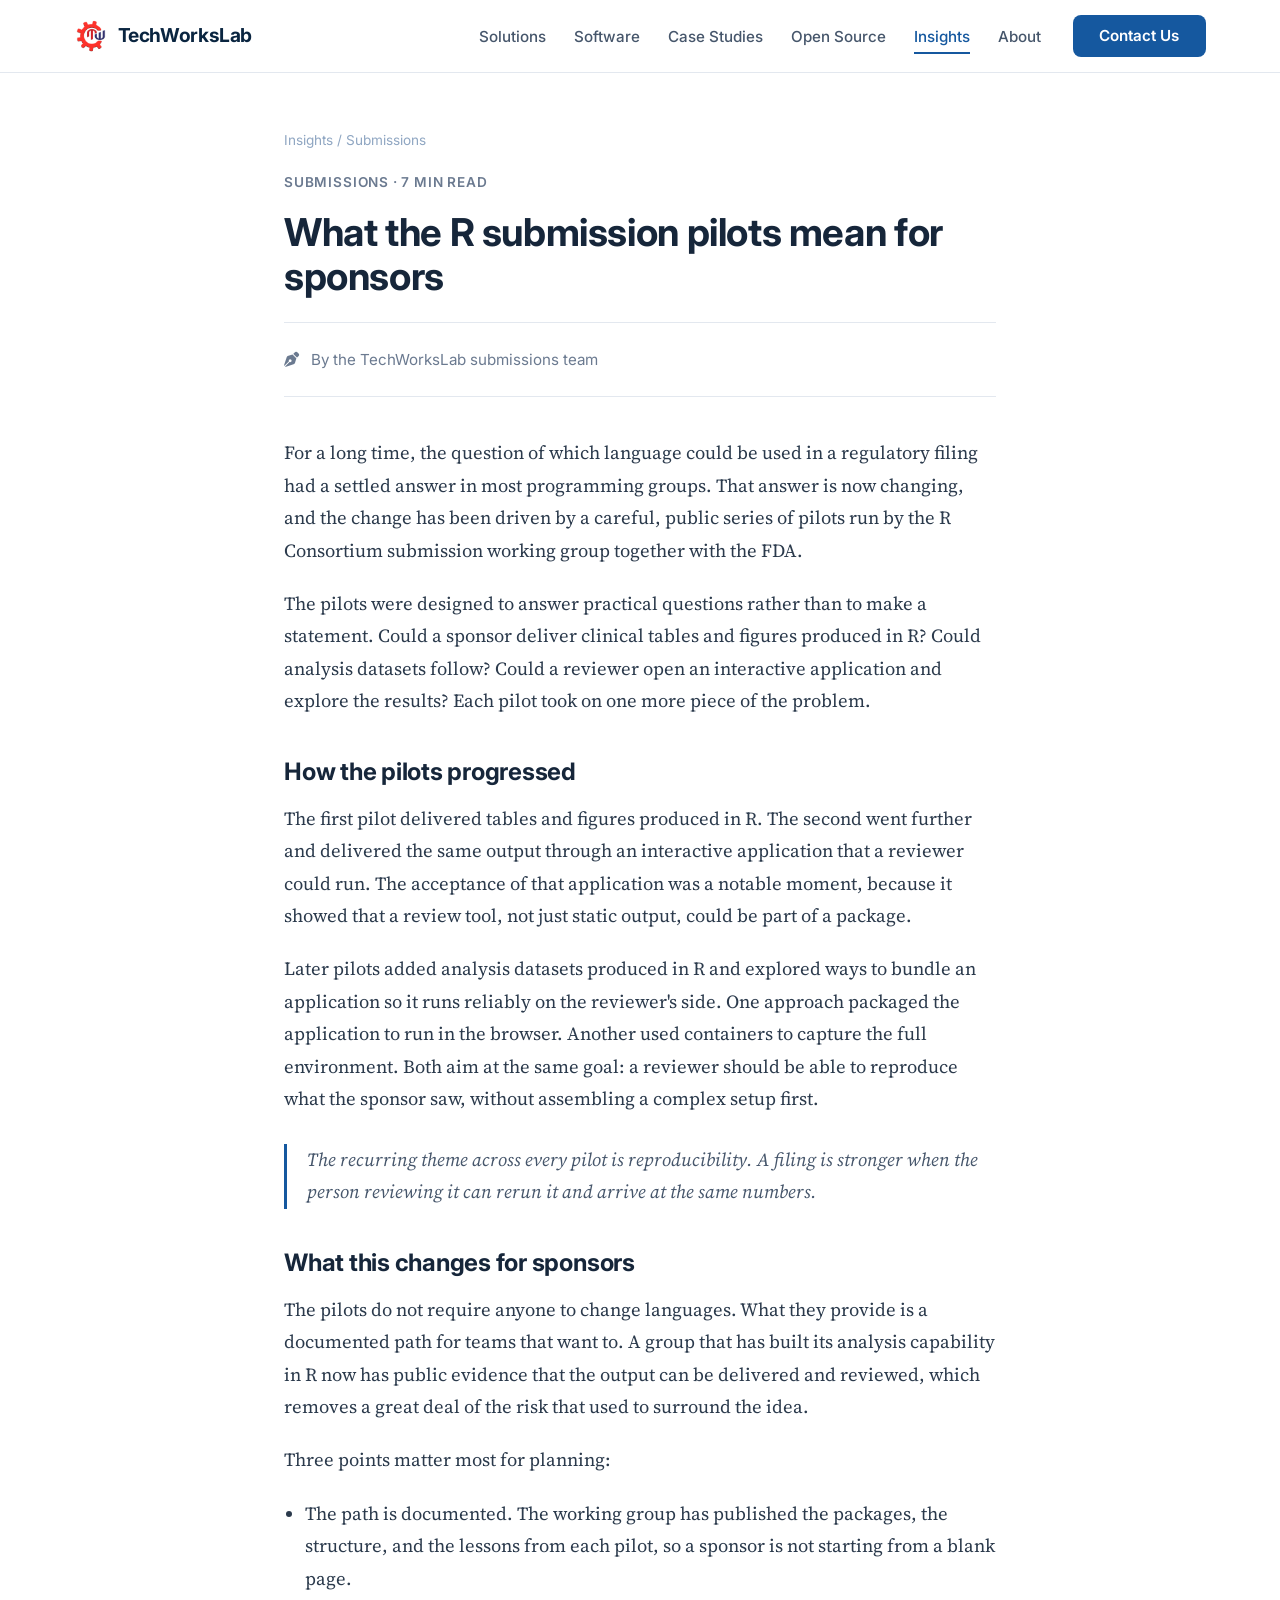
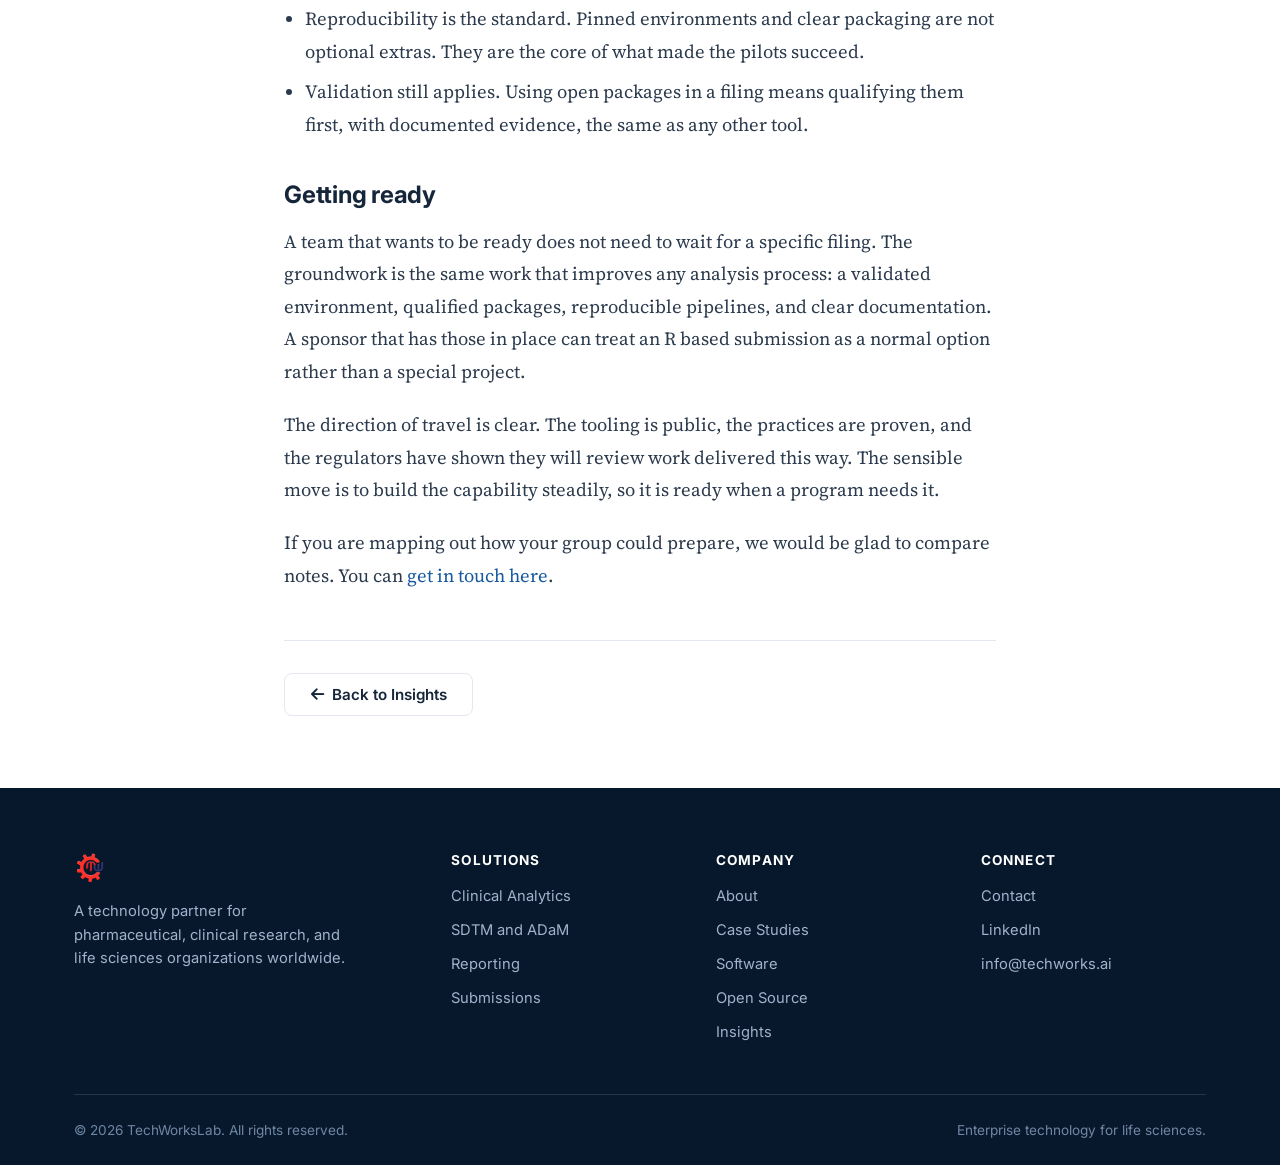
<file: insights-r-submissions.html>
<!DOCTYPE html>
<html lang="en">
<head>
    <meta charset="UTF-8">
    <meta name="viewport" content="width=device-width, initial-scale=1.0">
    <title>What the R submission pilots mean for sponsors | TechWorksLab</title>
    <meta name="description" content="A look at the regulatory pilots that brought R based packages and interactive review applications to the FDA, and what they change for filing teams.">
    <link rel="icon" type="image/x-icon" href="data:image/svg+xml,<svg xmlns=%22http://www.w3.org/2000/svg%22 viewBox=%220 0 100 100%22><text y=%22.9em%22 font-size=%2290%22>🧬</text></svg>">
    <link rel="stylesheet" href="styles.css">
    <link rel="preconnect" href="https://fonts.googleapis.com">
    <link href="https://fonts.googleapis.com/css2?family=Inter:wght@400;500;600;700;800&family=Source+Serif+4:opsz,wght@8..60,400;8..60,600&display=swap" rel="stylesheet">
    <link rel="stylesheet" href="https://cdnjs.cloudflare.com/ajax/libs/font-awesome/6.4.0/css/all.min.css">
</head>
<body>
    <header class="site-header">
        <div class="container header-inner">
            <a href="index.html" class="brand">
                <img src="logo.png" alt="TechWorksLab">
                <span>TechWorksLab</span>
            </a>
            <nav class="nav">
                <ul class="nav-links">
                    <li><a href="solutions.html">Solutions</a></li>
                    <li><a href="software.html">Software</a></li>
                    <li><a href="case-studies.html">Case Studies</a></li>
                    <li><a href="open-source.html">Open Source</a></li>
                    <li><a href="insights.html" class="active">Insights</a></li>
                    <li><a href="about.html">About</a></li>
                </ul>
                <a href="contact.html" class="btn btn-primary nav-cta">Contact Us</a>
                <button class="nav-toggle" aria-label="Toggle navigation"><span></span><span></span><span></span></button>
            </nav>
        </div>
    </header>

    <article class="article">
        <div class="container-narrow">
            <div class="breadcrumb"><a href="insights.html">Insights</a> / Submissions</div>
            <div class="article-meta">Submissions &middot; 7 min read</div>
            <h1>What the R submission pilots mean for sponsors</h1>
            <div class="author-line">
                <i class="fas fa-pen-nib"></i>
                <span>By the TechWorksLab submissions team</span>
            </div>

            <div class="article-prose">
                <p>For a long time, the question of which language could be used in a regulatory filing had a settled answer in most programming groups. That answer is now changing, and the change has been driven by a careful, public series of pilots run by the R Consortium submission working group together with the FDA.</p>

                <p>The pilots were designed to answer practical questions rather than to make a statement. Could a sponsor deliver clinical tables and figures produced in R? Could analysis datasets follow? Could a reviewer open an interactive application and explore the results? Each pilot took on one more piece of the problem.</p>

                <h2>How the pilots progressed</h2>

                <p>The first pilot delivered tables and figures produced in R. The second went further and delivered the same output through an interactive application that a reviewer could run. The acceptance of that application was a notable moment, because it showed that a review tool, not just static output, could be part of a package.</p>

                <p>Later pilots added analysis datasets produced in R and explored ways to bundle an application so it runs reliably on the reviewer's side. One approach packaged the application to run in the browser. Another used containers to capture the full environment. Both aim at the same goal: a reviewer should be able to reproduce what the sponsor saw, without assembling a complex setup first.</p>

                <blockquote>The recurring theme across every pilot is reproducibility. A filing is stronger when the person reviewing it can rerun it and arrive at the same numbers.</blockquote>

                <h2>What this changes for sponsors</h2>

                <p>The pilots do not require anyone to change languages. What they provide is a documented path for teams that want to. A group that has built its analysis capability in R now has public evidence that the output can be delivered and reviewed, which removes a great deal of the risk that used to surround the idea.</p>

                <p>Three points matter most for planning:</p>

                <ul>
                    <li>The path is documented. The working group has published the packages, the structure, and the lessons from each pilot, so a sponsor is not starting from a blank page.</li>
                    <li>Reproducibility is the standard. Pinned environments and clear packaging are not optional extras. They are the core of what made the pilots succeed.</li>
                    <li>Validation still applies. Using open packages in a filing means qualifying them first, with documented evidence, the same as any other tool.</li>
                </ul>

                <h2>Getting ready</h2>

                <p>A team that wants to be ready does not need to wait for a specific filing. The groundwork is the same work that improves any analysis process: a validated environment, qualified packages, reproducible pipelines, and clear documentation. A sponsor that has those in place can treat an R based submission as a normal option rather than a special project.</p>

                <p>The direction of travel is clear. The tooling is public, the practices are proven, and the regulators have shown they will review work delivered this way. The sensible move is to build the capability steadily, so it is ready when a program needs it.</p>

                <p>If you are mapping out how your group could prepare, we would be glad to compare notes. You can <a href="contact.html">get in touch here</a>.</p>
            </div>

            <div class="post-nav">
                <a href="insights.html" class="btn btn-secondary"><i class="fas fa-arrow-left"></i> Back to Insights</a>
            </div>
        </div>
    </article>

    <footer class="site-footer">
        <div class="container">
            <div class="footer-top">
                <div class="footer-brand">
                    <img src="logo.png" alt="TechWorksLab">
                    <p>A technology partner for pharmaceutical, clinical research, and life sciences organizations worldwide.</p>
                </div>
                <div class="footer-col">
                    <h4>Solutions</h4>
                    <a href="solutions.html">Clinical Analytics</a>
                    <a href="solutions.html">SDTM and ADaM</a>
                    <a href="solutions.html">Reporting</a>
                    <a href="solutions.html">Submissions</a>
                </div>
                <div class="footer-col">
                    <h4>Company</h4>
                    <a href="about.html">About</a>
                    <a href="case-studies.html">Case Studies</a>
                    <a href="software.html">Software</a>
                    <a href="open-source.html">Open Source</a>
                    <a href="insights.html">Insights</a>
                </div>
                <div class="footer-col">
                    <h4>Connect</h4>
                    <a href="contact.html">Contact</a>
                    <a href="https://in.linkedin.com/company/techworkslab" target="_blank" rel="noopener">LinkedIn</a>
                    <a href="mailto:info@techworks.ai">info@techworks.ai</a>
                </div>
            </div>
            <div class="footer-bottom">
                <span>&copy; <span data-year>2026</span> TechWorksLab. All rights reserved.</span>
                <span>Enterprise technology for life sciences.</span>
            </div>
        </div>
    </footer>
    <script src="script.js"></script>
</body>
</html>
</file>
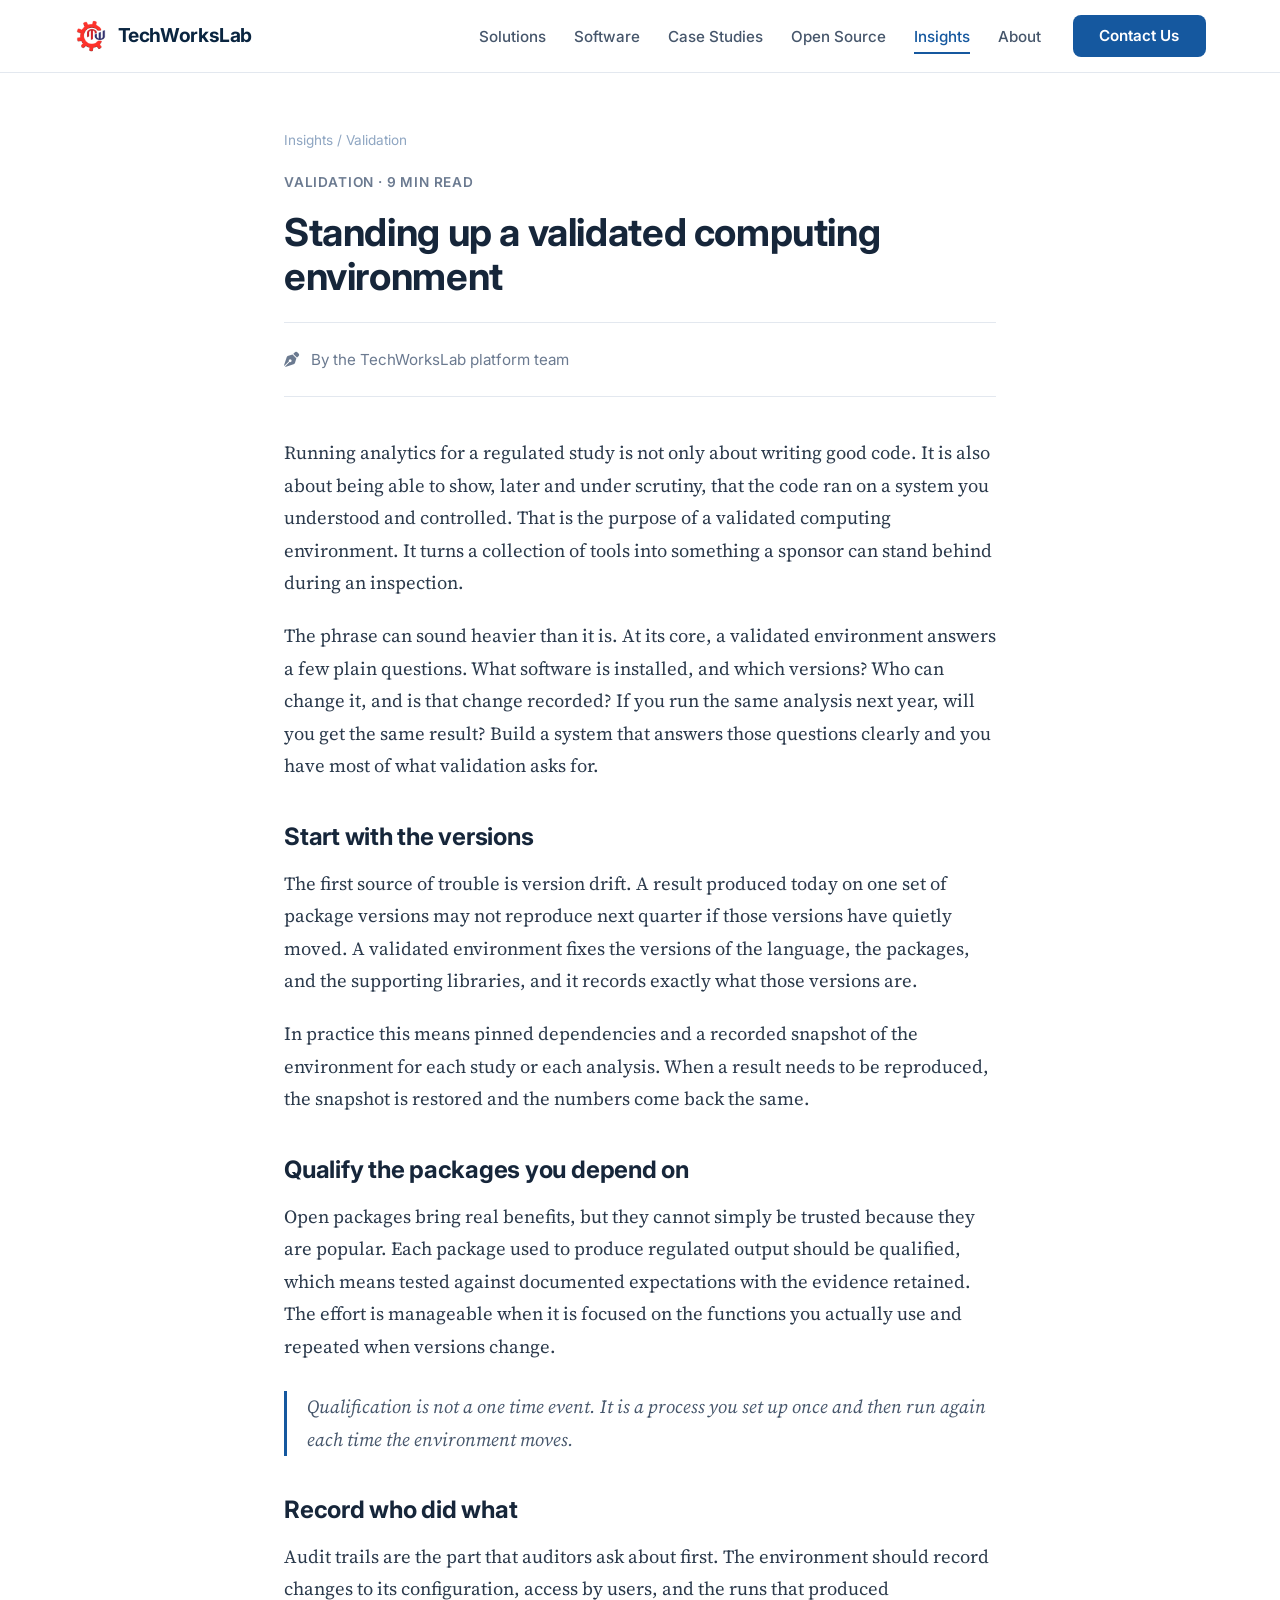
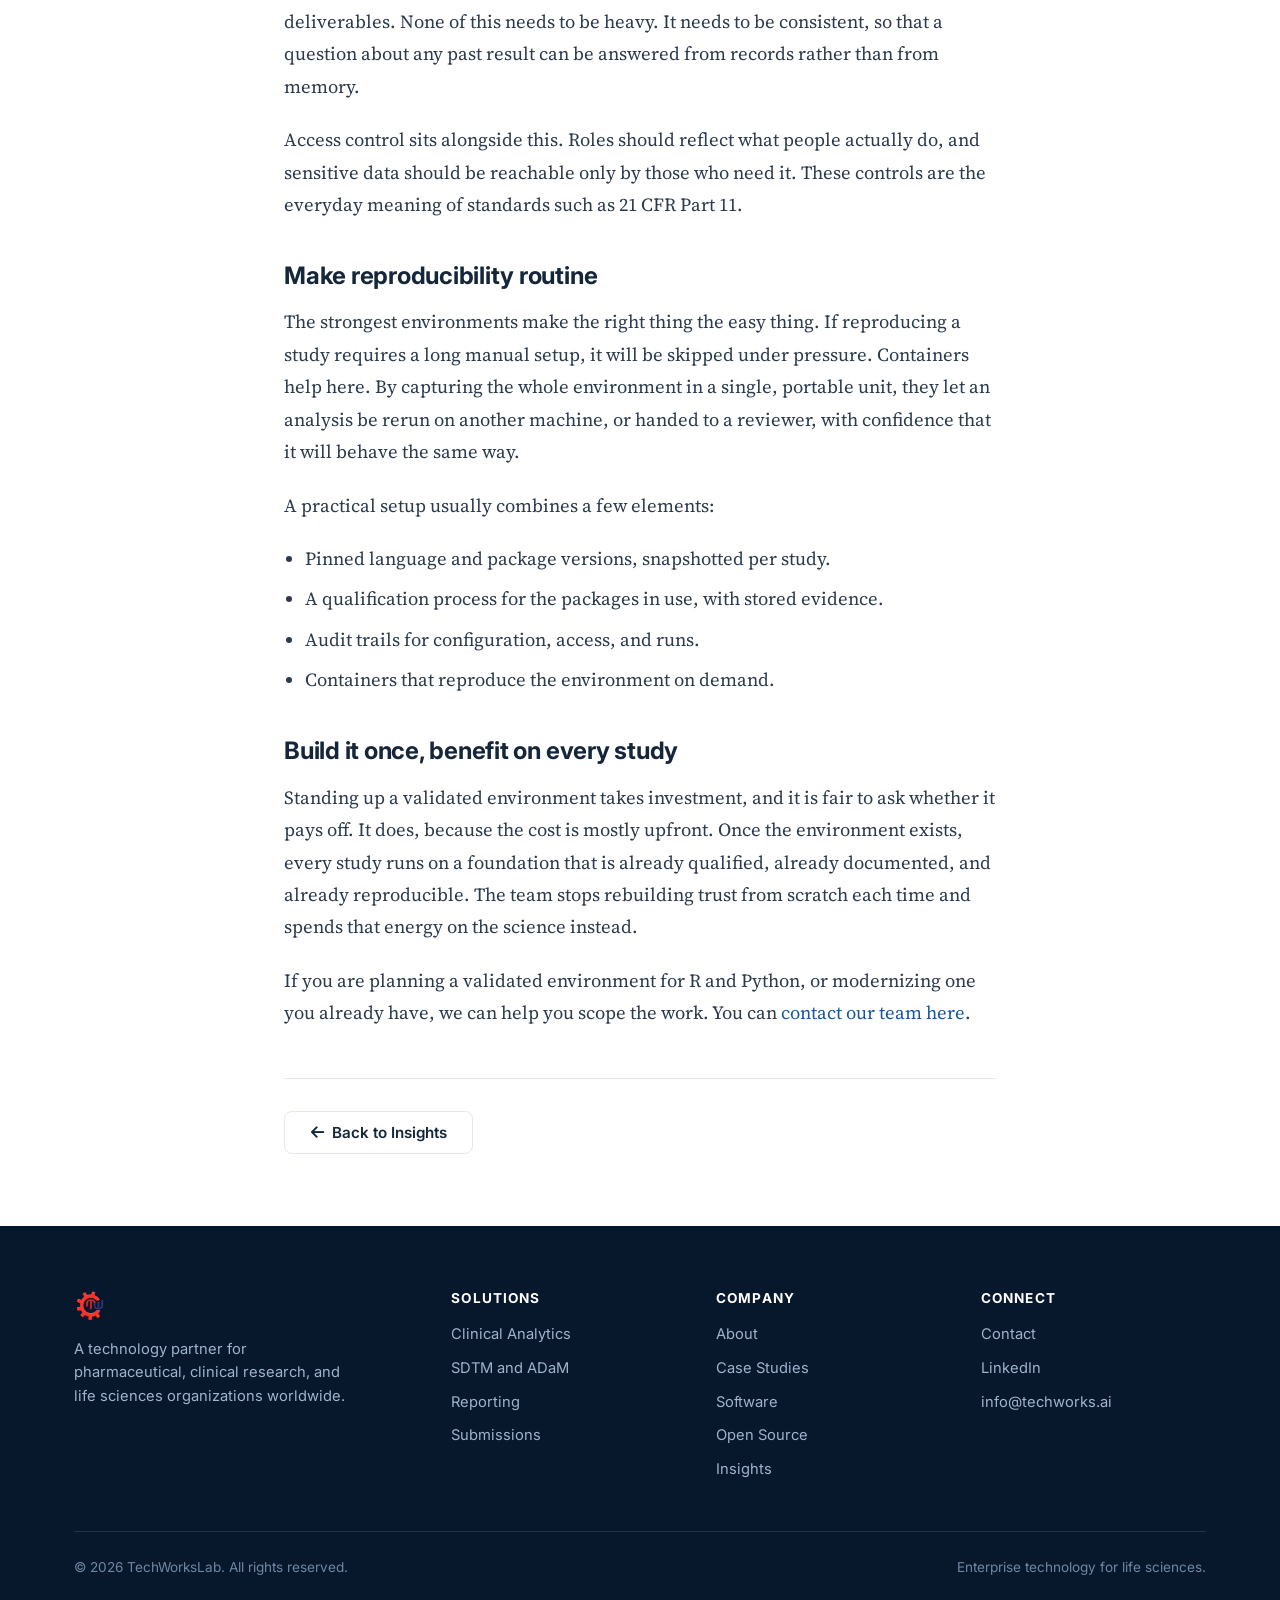
<file: insights-validated-sce.html>
<!DOCTYPE html>
<html lang="en">
<head>
    <meta charset="UTF-8">
    <meta name="viewport" content="width=device-width, initial-scale=1.0">
    <title>Standing up a validated computing environment | TechWorksLab</title>
    <meta name="description" content="What it takes to run R and Python for regulated analytics, from package qualification through audit trails and reproducibility.">
    <link rel="icon" type="image/x-icon" href="data:image/svg+xml,<svg xmlns=%22http://www.w3.org/2000/svg%22 viewBox=%220 0 100 100%22><text y=%22.9em%22 font-size=%2290%22>🧬</text></svg>">
    <link rel="stylesheet" href="styles.css">
    <link rel="preconnect" href="https://fonts.googleapis.com">
    <link href="https://fonts.googleapis.com/css2?family=Inter:wght@400;500;600;700;800&family=Source+Serif+4:opsz,wght@8..60,400;8..60,600&display=swap" rel="stylesheet">
    <link rel="stylesheet" href="https://cdnjs.cloudflare.com/ajax/libs/font-awesome/6.4.0/css/all.min.css">
</head>
<body>
    <header class="site-header">
        <div class="container header-inner">
            <a href="index.html" class="brand">
                <img src="logo.png" alt="TechWorksLab">
                <span>TechWorksLab</span>
            </a>
            <nav class="nav">
                <ul class="nav-links">
                    <li><a href="solutions.html">Solutions</a></li>
                    <li><a href="software.html">Software</a></li>
                    <li><a href="case-studies.html">Case Studies</a></li>
                    <li><a href="open-source.html">Open Source</a></li>
                    <li><a href="insights.html" class="active">Insights</a></li>
                    <li><a href="about.html">About</a></li>
                </ul>
                <a href="contact.html" class="btn btn-primary nav-cta">Contact Us</a>
                <button class="nav-toggle" aria-label="Toggle navigation"><span></span><span></span><span></span></button>
            </nav>
        </div>
    </header>

    <article class="article">
        <div class="container-narrow">
            <div class="breadcrumb"><a href="insights.html">Insights</a> / Validation</div>
            <div class="article-meta">Validation &middot; 9 min read</div>
            <h1>Standing up a validated computing environment</h1>
            <div class="author-line">
                <i class="fas fa-pen-nib"></i>
                <span>By the TechWorksLab platform team</span>
            </div>

            <div class="article-prose">
                <p>Running analytics for a regulated study is not only about writing good code. It is also about being able to show, later and under scrutiny, that the code ran on a system you understood and controlled. That is the purpose of a validated computing environment. It turns a collection of tools into something a sponsor can stand behind during an inspection.</p>

                <p>The phrase can sound heavier than it is. At its core, a validated environment answers a few plain questions. What software is installed, and which versions? Who can change it, and is that change recorded? If you run the same analysis next year, will you get the same result? Build a system that answers those questions clearly and you have most of what validation asks for.</p>

                <h2>Start with the versions</h2>

                <p>The first source of trouble is version drift. A result produced today on one set of package versions may not reproduce next quarter if those versions have quietly moved. A validated environment fixes the versions of the language, the packages, and the supporting libraries, and it records exactly what those versions are.</p>

                <p>In practice this means pinned dependencies and a recorded snapshot of the environment for each study or each analysis. When a result needs to be reproduced, the snapshot is restored and the numbers come back the same.</p>

                <h2>Qualify the packages you depend on</h2>

                <p>Open packages bring real benefits, but they cannot simply be trusted because they are popular. Each package used to produce regulated output should be qualified, which means tested against documented expectations with the evidence retained. The effort is manageable when it is focused on the functions you actually use and repeated when versions change.</p>

                <blockquote>Qualification is not a one time event. It is a process you set up once and then run again each time the environment moves.</blockquote>

                <h2>Record who did what</h2>

                <p>Audit trails are the part that auditors ask about first. The environment should record changes to its configuration, access by users, and the runs that produced deliverables. None of this needs to be heavy. It needs to be consistent, so that a question about any past result can be answered from records rather than from memory.</p>

                <p>Access control sits alongside this. Roles should reflect what people actually do, and sensitive data should be reachable only by those who need it. These controls are the everyday meaning of standards such as 21 CFR Part 11.</p>

                <h2>Make reproducibility routine</h2>

                <p>The strongest environments make the right thing the easy thing. If reproducing a study requires a long manual setup, it will be skipped under pressure. Containers help here. By capturing the whole environment in a single, portable unit, they let an analysis be rerun on another machine, or handed to a reviewer, with confidence that it will behave the same way.</p>

                <p>A practical setup usually combines a few elements:</p>

                <ul>
                    <li>Pinned language and package versions, snapshotted per study.</li>
                    <li>A qualification process for the packages in use, with stored evidence.</li>
                    <li>Audit trails for configuration, access, and runs.</li>
                    <li>Containers that reproduce the environment on demand.</li>
                </ul>

                <h2>Build it once, benefit on every study</h2>

                <p>Standing up a validated environment takes investment, and it is fair to ask whether it pays off. It does, because the cost is mostly upfront. Once the environment exists, every study runs on a foundation that is already qualified, already documented, and already reproducible. The team stops rebuilding trust from scratch each time and spends that energy on the science instead.</p>

                <p>If you are planning a validated environment for R and Python, or modernizing one you already have, we can help you scope the work. You can <a href="contact.html">contact our team here</a>.</p>
            </div>

            <div class="post-nav">
                <a href="insights.html" class="btn btn-secondary"><i class="fas fa-arrow-left"></i> Back to Insights</a>
            </div>
        </div>
    </article>

    <footer class="site-footer">
        <div class="container">
            <div class="footer-top">
                <div class="footer-brand">
                    <img src="logo.png" alt="TechWorksLab">
                    <p>A technology partner for pharmaceutical, clinical research, and life sciences organizations worldwide.</p>
                </div>
                <div class="footer-col">
                    <h4>Solutions</h4>
                    <a href="solutions.html">Clinical Analytics</a>
                    <a href="solutions.html">SDTM and ADaM</a>
                    <a href="solutions.html">Reporting</a>
                    <a href="solutions.html">Submissions</a>
                </div>
                <div class="footer-col">
                    <h4>Company</h4>
                    <a href="about.html">About</a>
                    <a href="case-studies.html">Case Studies</a>
                    <a href="software.html">Software</a>
                    <a href="open-source.html">Open Source</a>
                    <a href="insights.html">Insights</a>
                </div>
                <div class="footer-col">
                    <h4>Connect</h4>
                    <a href="contact.html">Contact</a>
                    <a href="https://in.linkedin.com/company/techworkslab" target="_blank" rel="noopener">LinkedIn</a>
                    <a href="mailto:info@techworks.ai">info@techworks.ai</a>
                </div>
            </div>
            <div class="footer-bottom">
                <span>&copy; <span data-year>2026</span> TechWorksLab. All rights reserved.</span>
                <span>Enterprise technology for life sciences.</span>
            </div>
        </div>
    </footer>
    <script src="script.js"></script>
</body>
</html>
</file>
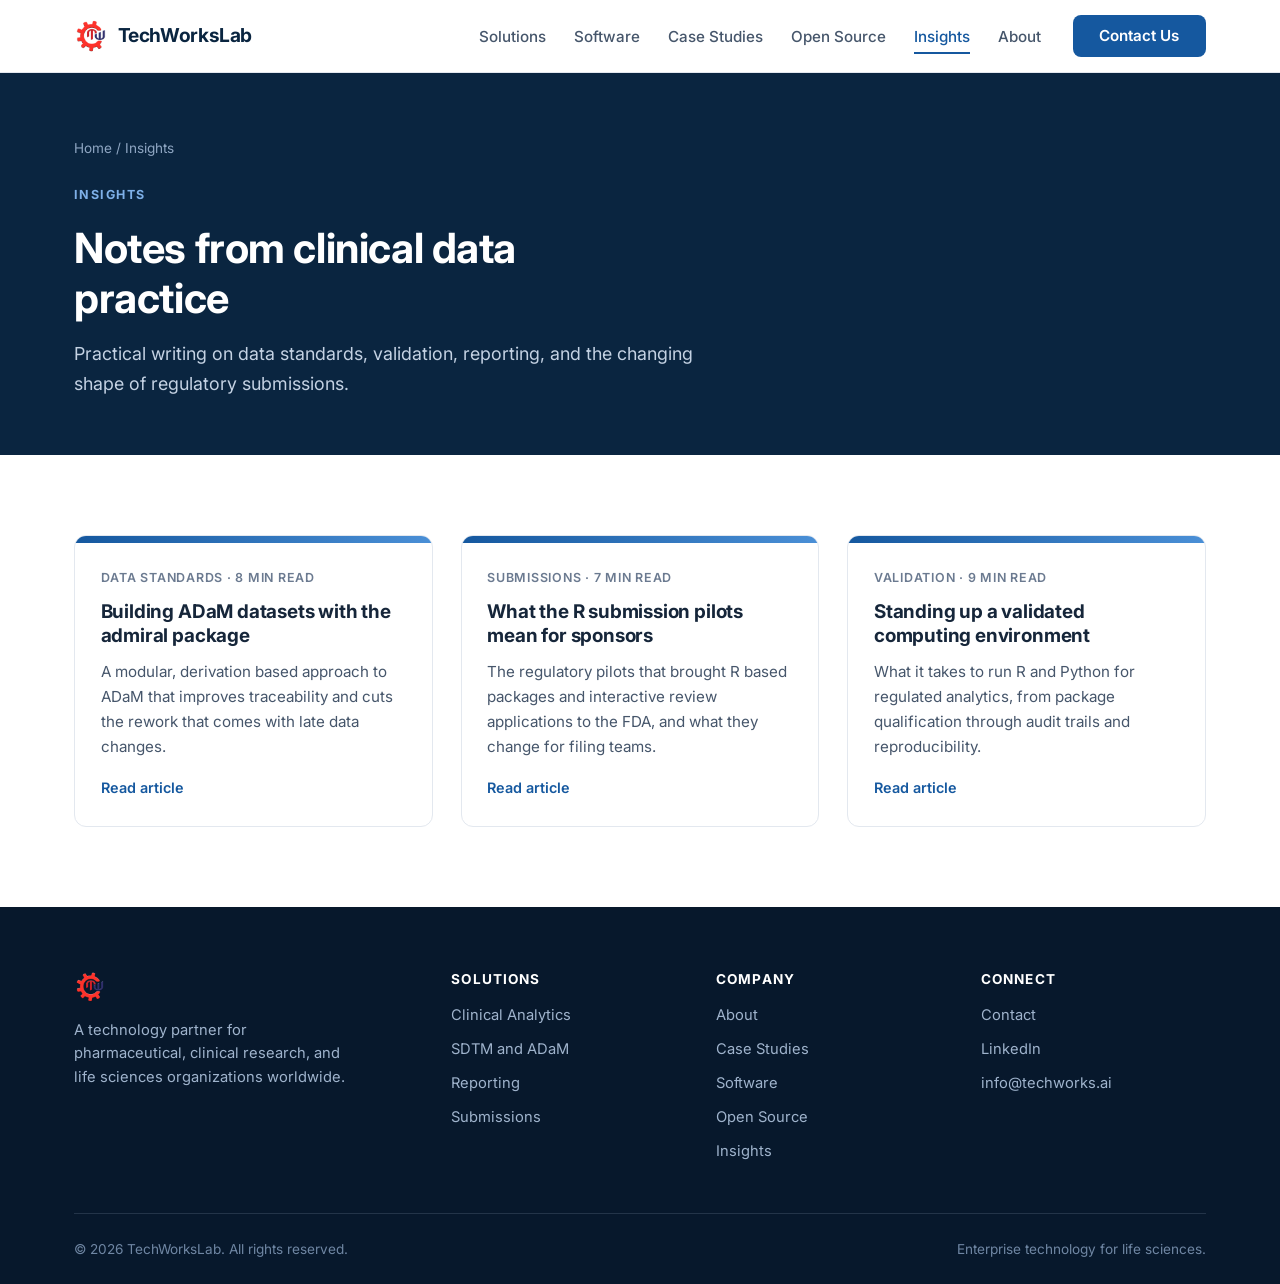
<file: insights.html>
<!DOCTYPE html>
<html lang="en">
<head>
    <meta charset="UTF-8">
    <meta name="viewport" content="width=device-width, initial-scale=1.0">
    <title>Insights | TechWorksLab</title>
    <meta name="description" content="Writing on clinical data standards, validation, reporting, and regulatory submission practice from the TechWorksLab team.">
    <link rel="icon" type="image/x-icon" href="data:image/svg+xml,<svg xmlns=%22http://www.w3.org/2000/svg%22 viewBox=%220 0 100 100%22><text y=%22.9em%22 font-size=%2290%22>🧬</text></svg>">
    <link rel="stylesheet" href="styles.css">
    <link rel="preconnect" href="https://fonts.googleapis.com">
    <link href="https://fonts.googleapis.com/css2?family=Inter:wght@400;500;600;700;800&family=Source+Serif+4:opsz,wght@8..60,400;8..60,600&display=swap" rel="stylesheet">
    <link rel="stylesheet" href="https://cdnjs.cloudflare.com/ajax/libs/font-awesome/6.4.0/css/all.min.css">
</head>
<body>
    <header class="site-header">
        <div class="container header-inner">
            <a href="index.html" class="brand">
                <img src="logo.png" alt="TechWorksLab">
                <span>TechWorksLab</span>
            </a>
            <nav class="nav">
                <ul class="nav-links">
                    <li><a href="solutions.html">Solutions</a></li>
                    <li><a href="software.html">Software</a></li>
                    <li><a href="case-studies.html">Case Studies</a></li>
                    <li><a href="open-source.html">Open Source</a></li>
                    <li><a href="insights.html" class="active">Insights</a></li>
                    <li><a href="about.html">About</a></li>
                </ul>
                <a href="contact.html" class="btn btn-primary nav-cta">Contact Us</a>
                <button class="nav-toggle" aria-label="Toggle navigation"><span></span><span></span><span></span></button>
            </nav>
        </div>
    </header>

    <section class="page-header">
        <div class="container">
            <div class="breadcrumb"><a href="index.html">Home</a> / Insights</div>
            <span class="eyebrow">Insights</span>
            <h1>Notes from clinical data practice</h1>
            <p>Practical writing on data standards, validation, reporting, and the changing shape of regulatory submissions.</p>
        </div>
    </section>

    <section>
        <div class="container">
            <div class="posts">
                <article class="post-card">
                    <div class="post-thumb"></div>
                    <div class="post-body">
                        <div class="post-meta">Data Standards &middot; 8 min read</div>
                        <h3><a href="insights-adam-admiral.html">Building ADaM datasets with the admiral package</a></h3>
                        <p>A modular, derivation based approach to ADaM that improves traceability and cuts the rework that comes with late data changes.</p>
                        <span class="read"><a href="insights-adam-admiral.html">Read article</a></span>
                    </div>
                </article>
                <article class="post-card">
                    <div class="post-thumb"></div>
                    <div class="post-body">
                        <div class="post-meta">Submissions &middot; 7 min read</div>
                        <h3><a href="insights-r-submissions.html">What the R submission pilots mean for sponsors</a></h3>
                        <p>The regulatory pilots that brought R based packages and interactive review applications to the FDA, and what they change for filing teams.</p>
                        <span class="read"><a href="insights-r-submissions.html">Read article</a></span>
                    </div>
                </article>
                <article class="post-card">
                    <div class="post-thumb"></div>
                    <div class="post-body">
                        <div class="post-meta">Validation &middot; 9 min read</div>
                        <h3><a href="insights-validated-sce.html">Standing up a validated computing environment</a></h3>
                        <p>What it takes to run R and Python for regulated analytics, from package qualification through audit trails and reproducibility.</p>
                        <span class="read"><a href="insights-validated-sce.html">Read article</a></span>
                    </div>
                </article>
            </div>
        </div>
    </section>

    <footer class="site-footer">
        <div class="container">
            <div class="footer-top">
                <div class="footer-brand">
                    <img src="logo.png" alt="TechWorksLab">
                    <p>A technology partner for pharmaceutical, clinical research, and life sciences organizations worldwide.</p>
                </div>
                <div class="footer-col">
                    <h4>Solutions</h4>
                    <a href="solutions.html">Clinical Analytics</a>
                    <a href="solutions.html">SDTM and ADaM</a>
                    <a href="solutions.html">Reporting</a>
                    <a href="solutions.html">Submissions</a>
                </div>
                <div class="footer-col">
                    <h4>Company</h4>
                    <a href="about.html">About</a>
                    <a href="case-studies.html">Case Studies</a>
                    <a href="software.html">Software</a>
                    <a href="open-source.html">Open Source</a>
                    <a href="insights.html">Insights</a>
                </div>
                <div class="footer-col">
                    <h4>Connect</h4>
                    <a href="contact.html">Contact</a>
                    <a href="https://in.linkedin.com/company/techworkslab" target="_blank" rel="noopener">LinkedIn</a>
                    <a href="mailto:info@techworks.ai">info@techworks.ai</a>
                </div>
            </div>
            <div class="footer-bottom">
                <span>&copy; <span data-year>2026</span> TechWorksLab. All rights reserved.</span>
                <span>Enterprise technology for life sciences.</span>
            </div>
        </div>
    </footer>
    <script src="script.js"></script>
</body>
</html>
</file>
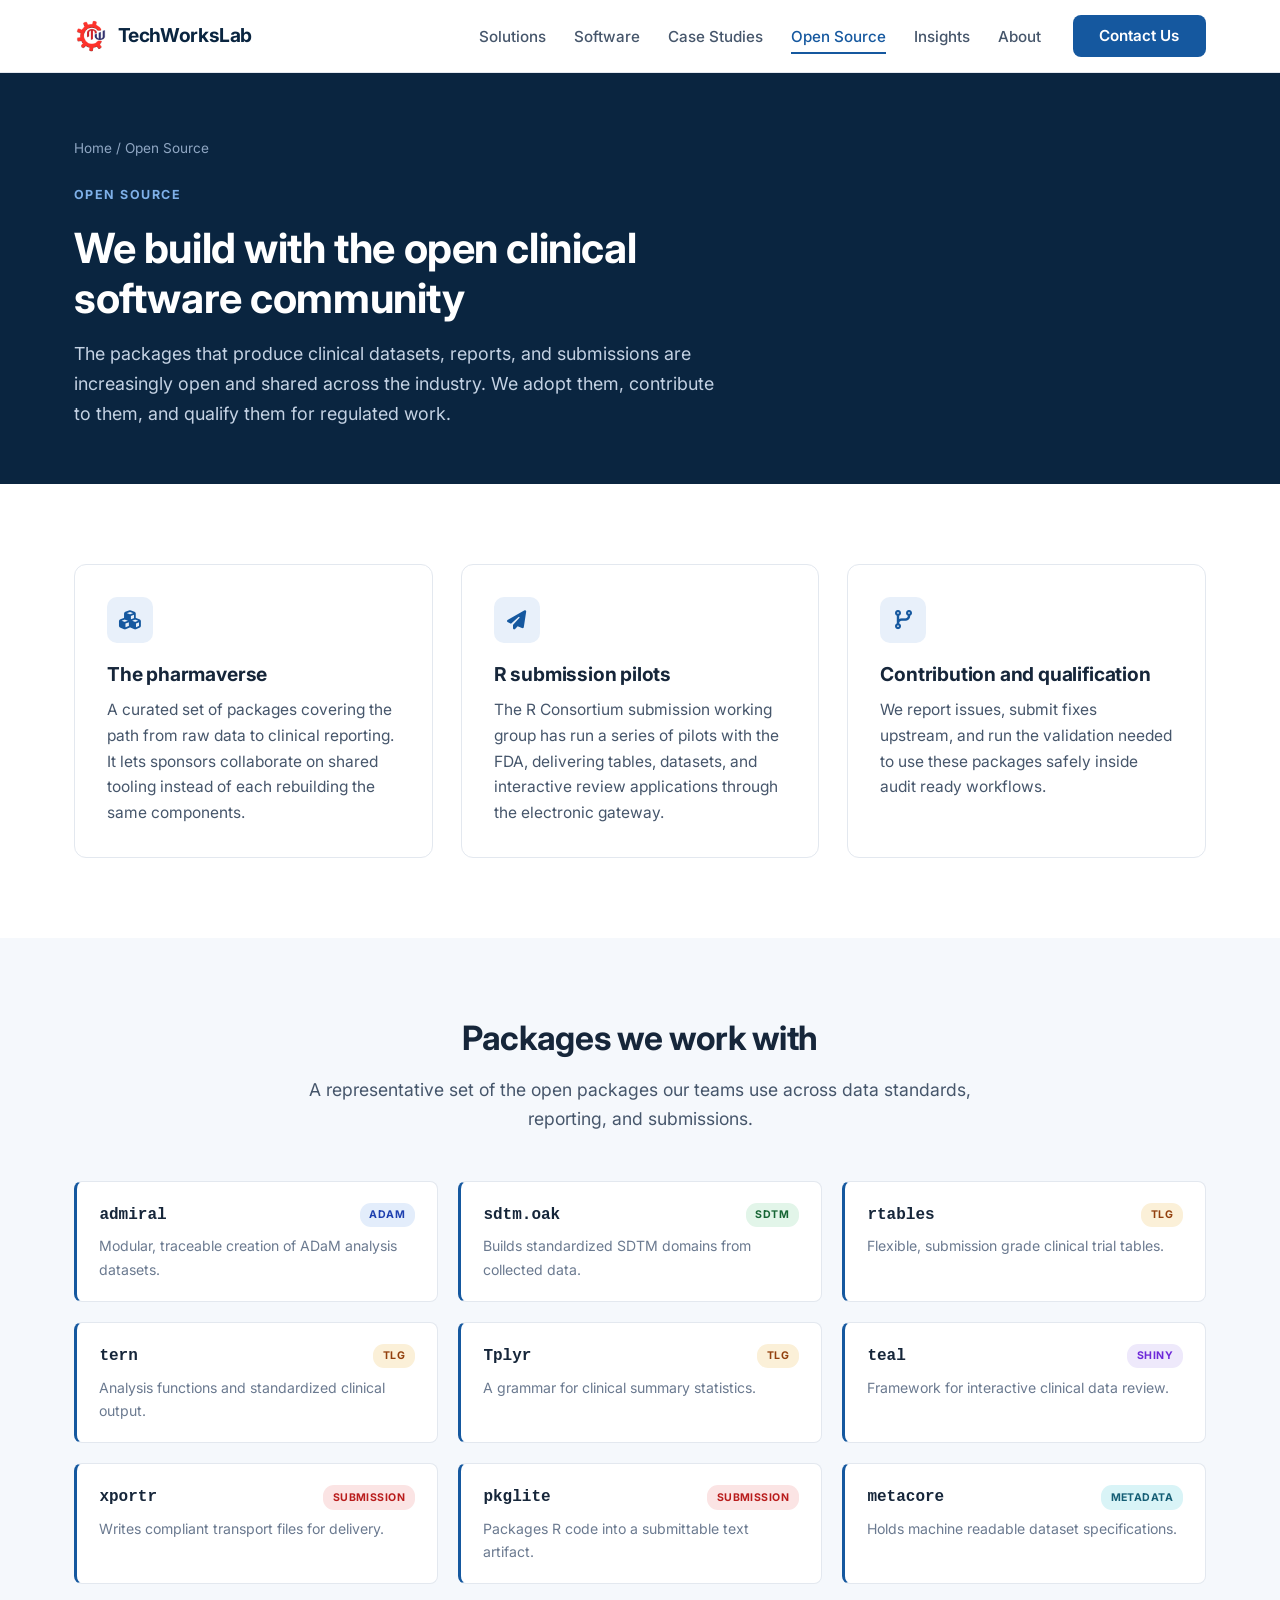
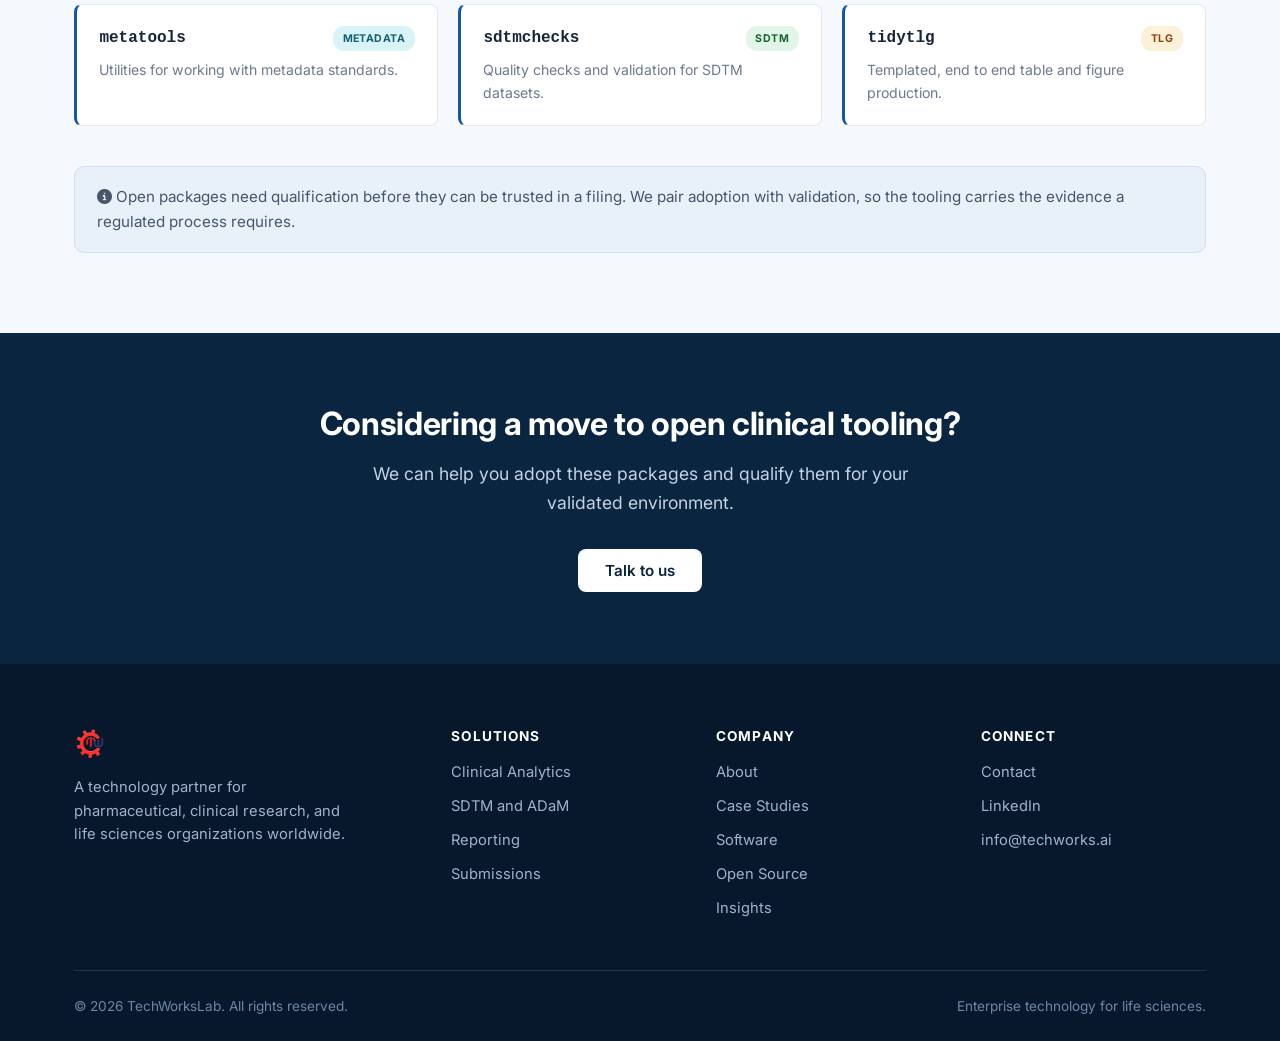
<file: open-source.html>
<!DOCTYPE html>
<html lang="en">
<head>
    <meta charset="UTF-8">
    <meta name="viewport" content="width=device-width, initial-scale=1.0">
    <title>Open Source | TechWorksLab</title>
    <meta name="description" content="We build with and contribute to the open clinical software ecosystem, including the pharmaverse packages and the R submission pilots accepted by the FDA.">
    <link rel="icon" type="image/x-icon" href="data:image/svg+xml,<svg xmlns=%22http://www.w3.org/2000/svg%22 viewBox=%220 0 100 100%22><text y=%22.9em%22 font-size=%2290%22>🧬</text></svg>">
    <link rel="stylesheet" href="styles.css">
    <link rel="preconnect" href="https://fonts.googleapis.com">
    <link href="https://fonts.googleapis.com/css2?family=Inter:wght@400;500;600;700;800&family=Source+Serif+4:opsz,wght@8..60,400;8..60,600&display=swap" rel="stylesheet">
    <link rel="stylesheet" href="https://cdnjs.cloudflare.com/ajax/libs/font-awesome/6.4.0/css/all.min.css">
</head>
<body>
    <header class="site-header">
        <div class="container header-inner">
            <a href="index.html" class="brand">
                <img src="logo.png" alt="TechWorksLab">
                <span>TechWorksLab</span>
            </a>
            <nav class="nav">
                <ul class="nav-links">
                    <li><a href="solutions.html">Solutions</a></li>
                    <li><a href="software.html">Software</a></li>
                    <li><a href="case-studies.html">Case Studies</a></li>
                    <li><a href="open-source.html" class="active">Open Source</a></li>
                    <li><a href="insights.html">Insights</a></li>
                    <li><a href="about.html">About</a></li>
                </ul>
                <a href="contact.html" class="btn btn-primary nav-cta">Contact Us</a>
                <button class="nav-toggle" aria-label="Toggle navigation"><span></span><span></span><span></span></button>
            </nav>
        </div>
    </header>

    <section class="page-header">
        <div class="container">
            <div class="breadcrumb"><a href="index.html">Home</a> / Open Source</div>
            <span class="eyebrow">Open Source</span>
            <h1>We build with the open clinical software community</h1>
            <p>The packages that produce clinical datasets, reports, and submissions are increasingly open and shared across the industry. We adopt them, contribute to them, and qualify them for regulated work.</p>
        </div>
    </section>

    <section>
        <div class="container">
            <div class="grid grid-3">
                <article class="card">
                    <div class="card-icon"><i class="fas fa-cubes"></i></div>
                    <h3>The pharmaverse</h3>
                    <p>A curated set of packages covering the path from raw data to clinical reporting. It lets sponsors collaborate on shared tooling instead of each rebuilding the same components.</p>
                </article>
                <article class="card">
                    <div class="card-icon"><i class="fas fa-paper-plane"></i></div>
                    <h3>R submission pilots</h3>
                    <p>The R Consortium submission working group has run a series of pilots with the FDA, delivering tables, datasets, and interactive review applications through the electronic gateway.</p>
                </article>
                <article class="card">
                    <div class="card-icon"><i class="fas fa-code-branch"></i></div>
                    <h3>Contribution and qualification</h3>
                    <p>We report issues, submit fixes upstream, and run the validation needed to use these packages safely inside audit ready workflows.</p>
                </article>
            </div>
        </div>
    </section>

    <section class="section-alt">
        <div class="container">
            <div class="section-head center">
                <h2>Packages we work with</h2>
                <p>A representative set of the open packages our teams use across data standards, reporting, and submissions.</p>
            </div>
            <div class="pkg-grid">
                <div class="pkg"><div class="pkg-top"><code>admiral</code><span class="tag adam">ADaM</span></div><p>Modular, traceable creation of ADaM analysis datasets.</p></div>
                <div class="pkg"><div class="pkg-top"><code>sdtm.oak</code><span class="tag sdtm">SDTM</span></div><p>Builds standardized SDTM domains from collected data.</p></div>
                <div class="pkg"><div class="pkg-top"><code>rtables</code><span class="tag tlg">TLG</span></div><p>Flexible, submission grade clinical trial tables.</p></div>
                <div class="pkg"><div class="pkg-top"><code>tern</code><span class="tag tlg">TLG</span></div><p>Analysis functions and standardized clinical output.</p></div>
                <div class="pkg"><div class="pkg-top"><code>Tplyr</code><span class="tag tlg">TLG</span></div><p>A grammar for clinical summary statistics.</p></div>
                <div class="pkg"><div class="pkg-top"><code>teal</code><span class="tag app">Shiny</span></div><p>Framework for interactive clinical data review.</p></div>
                <div class="pkg"><div class="pkg-top"><code>xportr</code><span class="tag sub">Submission</span></div><p>Writes compliant transport files for delivery.</p></div>
                <div class="pkg"><div class="pkg-top"><code>pkglite</code><span class="tag sub">Submission</span></div><p>Packages R code into a submittable text artifact.</p></div>
                <div class="pkg"><div class="pkg-top"><code>metacore</code><span class="tag meta">Metadata</span></div><p>Holds machine readable dataset specifications.</p></div>
                <div class="pkg"><div class="pkg-top"><code>metatools</code><span class="tag meta">Metadata</span></div><p>Utilities for working with metadata standards.</p></div>
                <div class="pkg"><div class="pkg-top"><code>sdtmchecks</code><span class="tag sdtm">SDTM</span></div><p>Quality checks and validation for SDTM datasets.</p></div>
                <div class="pkg"><div class="pkg-top"><code>tidytlg</code><span class="tag tlg">TLG</span></div><p>Templated, end to end table and figure production.</p></div>
            </div>
            <p class="note"><i class="fas fa-circle-info"></i> Open packages need qualification before they can be trusted in a filing. We pair adoption with validation, so the tooling carries the evidence a regulated process requires.</p>
        </div>
    </section>

    <section class="cta-band">
        <div class="container">
            <h2>Considering a move to open clinical tooling?</h2>
            <p>We can help you adopt these packages and qualify them for your validated environment.</p>
            <a href="contact.html" class="btn btn-light">Talk to us</a>
        </div>
    </section>

    <footer class="site-footer">
        <div class="container">
            <div class="footer-top">
                <div class="footer-brand">
                    <img src="logo.png" alt="TechWorksLab">
                    <p>A technology partner for pharmaceutical, clinical research, and life sciences organizations worldwide.</p>
                </div>
                <div class="footer-col">
                    <h4>Solutions</h4>
                    <a href="solutions.html">Clinical Analytics</a>
                    <a href="solutions.html">SDTM and ADaM</a>
                    <a href="solutions.html">Reporting</a>
                    <a href="solutions.html">Submissions</a>
                </div>
                <div class="footer-col">
                    <h4>Company</h4>
                    <a href="about.html">About</a>
                    <a href="case-studies.html">Case Studies</a>
                    <a href="software.html">Software</a>
                    <a href="open-source.html">Open Source</a>
                    <a href="insights.html">Insights</a>
                </div>
                <div class="footer-col">
                    <h4>Connect</h4>
                    <a href="contact.html">Contact</a>
                    <a href="https://in.linkedin.com/company/techworkslab" target="_blank" rel="noopener">LinkedIn</a>
                    <a href="mailto:info@techworks.ai">info@techworks.ai</a>
                </div>
            </div>
            <div class="footer-bottom">
                <span>&copy; <span data-year>2026</span> TechWorksLab. All rights reserved.</span>
                <span>Enterprise technology for life sciences.</span>
            </div>
        </div>
    </footer>
    <script src="script.js"></script>
</body>
</html>
</file>
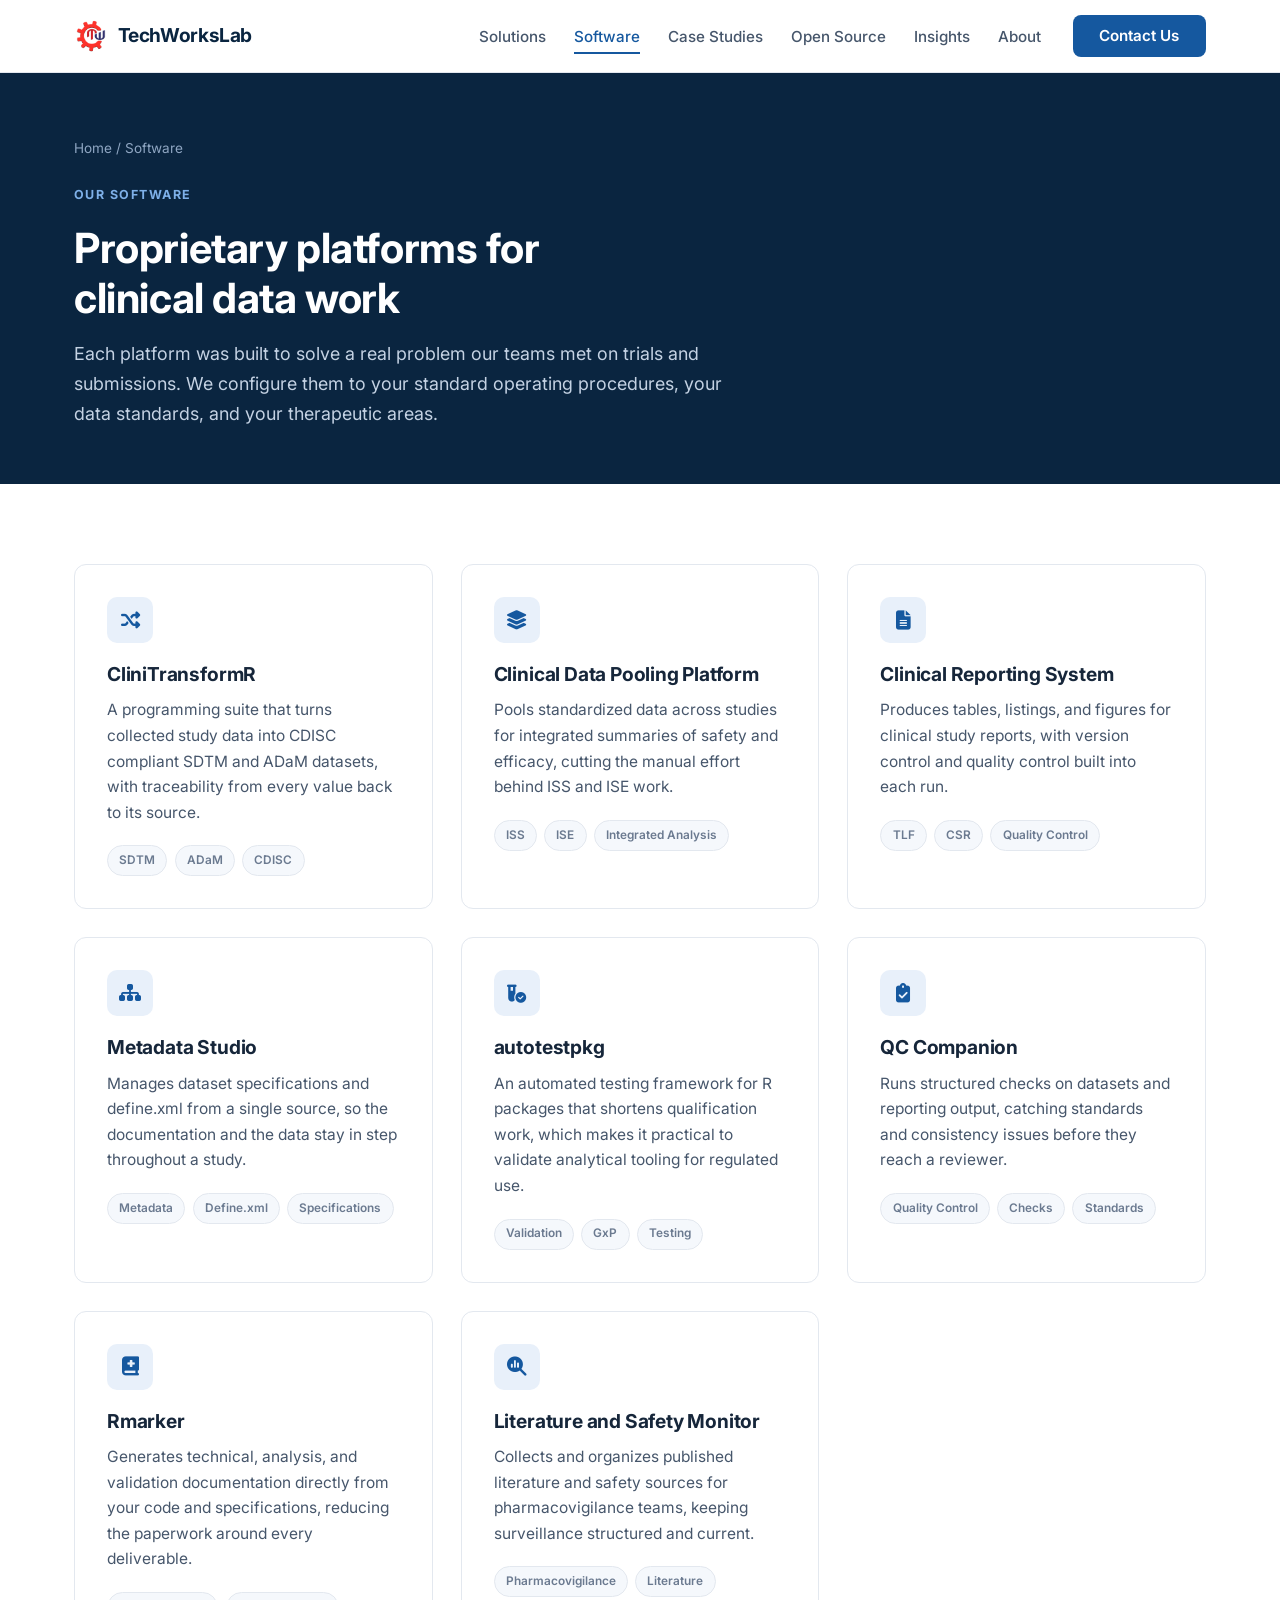
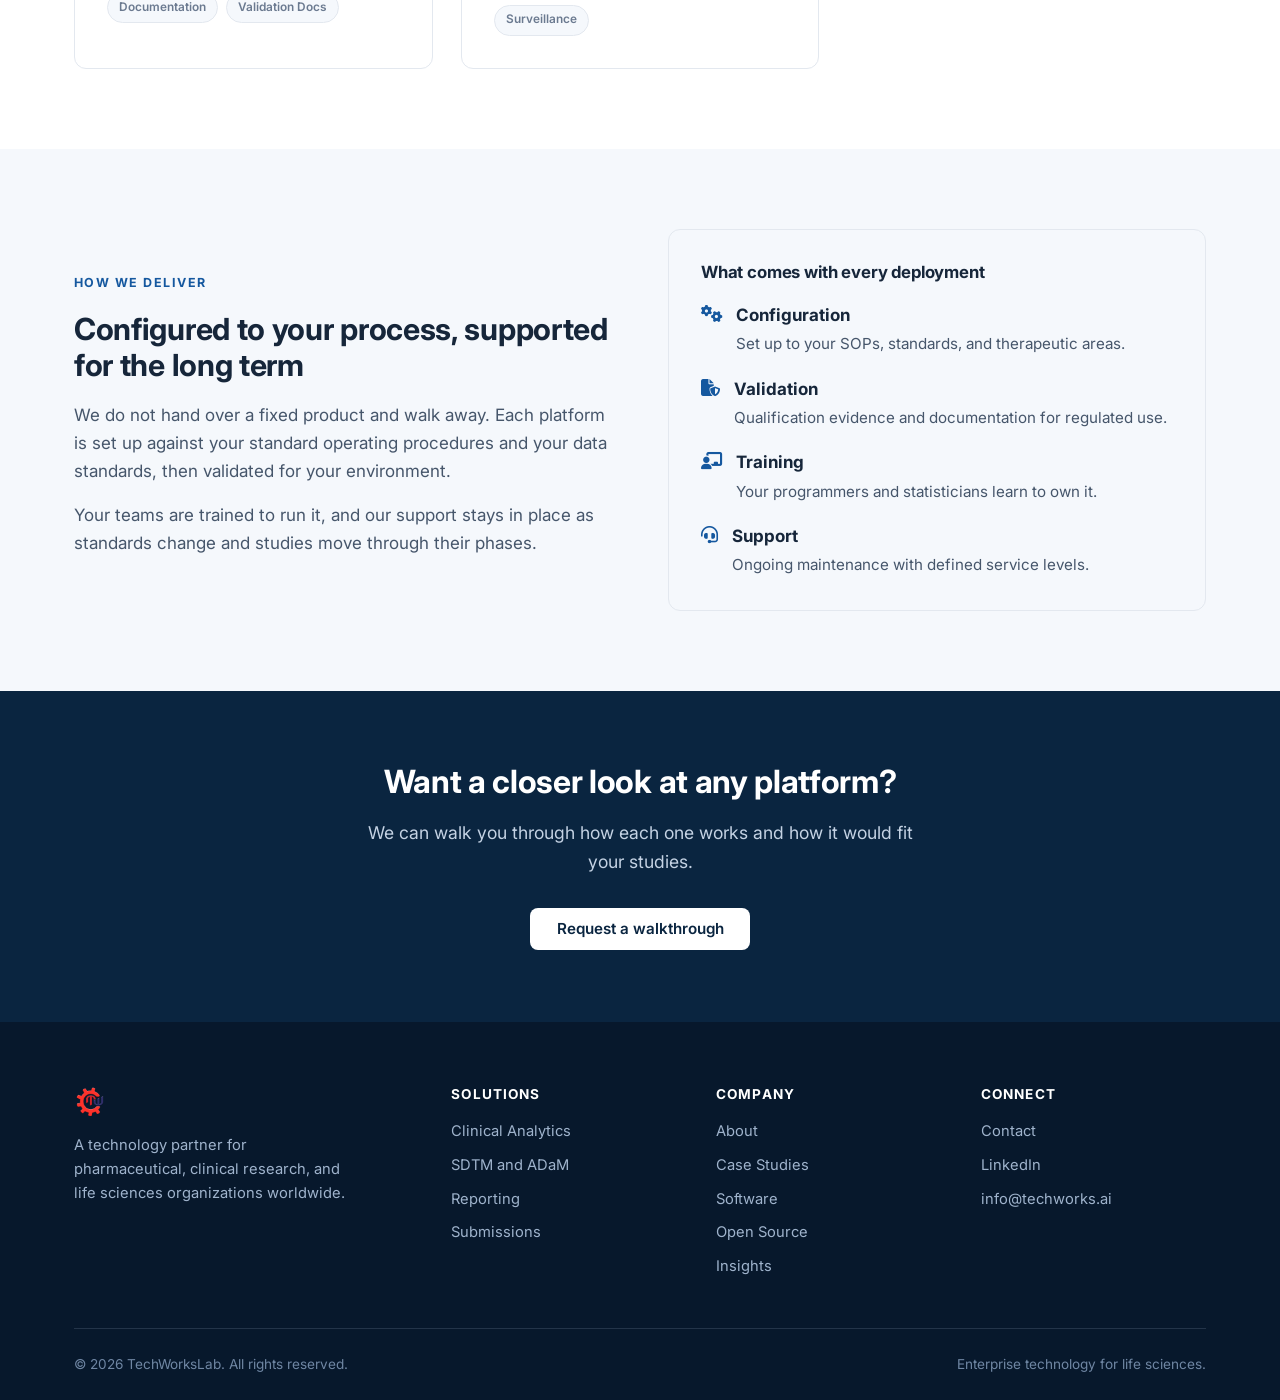
<file: software.html>
<!DOCTYPE html>
<html lang="en">
<head>
    <meta charset="UTF-8">
    <meta name="viewport" content="width=device-width, initial-scale=1.0">
    <title>Software | TechWorksLab</title>
    <meta name="description" content="Proprietary software for clinical data transformation, pooling, reporting, metadata management, validation, and pharmacovigilance, configured to your standards.">
    <link rel="icon" type="image/x-icon" href="data:image/svg+xml,<svg xmlns=%22http://www.w3.org/2000/svg%22 viewBox=%220 0 100 100%22><text y=%22.9em%22 font-size=%2290%22>🧬</text></svg>">
    <link rel="stylesheet" href="styles.css">
    <link rel="preconnect" href="https://fonts.googleapis.com">
    <link href="https://fonts.googleapis.com/css2?family=Inter:wght@400;500;600;700;800&family=Source+Serif+4:opsz,wght@8..60,400;8..60,600&display=swap" rel="stylesheet">
    <link rel="stylesheet" href="https://cdnjs.cloudflare.com/ajax/libs/font-awesome/6.4.0/css/all.min.css">
</head>
<body>
    <header class="site-header">
        <div class="container header-inner">
            <a href="index.html" class="brand">
                <img src="logo.png" alt="TechWorksLab">
                <span>TechWorksLab</span>
            </a>
            <nav class="nav">
                <ul class="nav-links">
                    <li><a href="solutions.html">Solutions</a></li>
                    <li><a href="software.html" class="active">Software</a></li>
                    <li><a href="case-studies.html">Case Studies</a></li>
                    <li><a href="open-source.html">Open Source</a></li>
                    <li><a href="insights.html">Insights</a></li>
                    <li><a href="about.html">About</a></li>
                </ul>
                <a href="contact.html" class="btn btn-primary nav-cta">Contact Us</a>
                <button class="nav-toggle" aria-label="Toggle navigation"><span></span><span></span><span></span></button>
            </nav>
        </div>
    </header>

    <section class="page-header">
        <div class="container">
            <div class="breadcrumb"><a href="index.html">Home</a> / Software</div>
            <span class="eyebrow">Our Software</span>
            <h1>Proprietary platforms for clinical data work</h1>
            <p>Each platform was built to solve a real problem our teams met on trials and submissions. We configure them to your standard operating procedures, your data standards, and your therapeutic areas.</p>
        </div>
    </section>

    <section>
        <div class="container">
            <div class="grid grid-3">
                <article class="card">
                    <div class="card-icon"><i class="fas fa-shuffle"></i></div>
                    <h3>CliniTransformR</h3>
                    <p>A programming suite that turns collected study data into CDISC compliant SDTM and ADaM datasets, with traceability from every value back to its source.</p>
                    <div class="card-tags"><span>SDTM</span><span>ADaM</span><span>CDISC</span></div>
                </article>
                <article class="card">
                    <div class="card-icon"><i class="fas fa-layer-group"></i></div>
                    <h3>Clinical Data Pooling Platform</h3>
                    <p>Pools standardized data across studies for integrated summaries of safety and efficacy, cutting the manual effort behind ISS and ISE work.</p>
                    <div class="card-tags"><span>ISS</span><span>ISE</span><span>Integrated Analysis</span></div>
                </article>
                <article class="card">
                    <div class="card-icon"><i class="fas fa-file-lines"></i></div>
                    <h3>Clinical Reporting System</h3>
                    <p>Produces tables, listings, and figures for clinical study reports, with version control and quality control built into each run.</p>
                    <div class="card-tags"><span>TLF</span><span>CSR</span><span>Quality Control</span></div>
                </article>
                <article class="card">
                    <div class="card-icon"><i class="fas fa-sitemap"></i></div>
                    <h3>Metadata Studio</h3>
                    <p>Manages dataset specifications and define.xml from a single source, so the documentation and the data stay in step throughout a study.</p>
                    <div class="card-tags"><span>Metadata</span><span>Define.xml</span><span>Specifications</span></div>
                </article>
                <article class="card">
                    <div class="card-icon"><i class="fas fa-vial-circle-check"></i></div>
                    <h3>autotestpkg</h3>
                    <p>An automated testing framework for R packages that shortens qualification work, which makes it practical to validate analytical tooling for regulated use.</p>
                    <div class="card-tags"><span>Validation</span><span>GxP</span><span>Testing</span></div>
                </article>
                <article class="card">
                    <div class="card-icon"><i class="fas fa-clipboard-check"></i></div>
                    <h3>QC Companion</h3>
                    <p>Runs structured checks on datasets and reporting output, catching standards and consistency issues before they reach a reviewer.</p>
                    <div class="card-tags"><span>Quality Control</span><span>Checks</span><span>Standards</span></div>
                </article>
                <article class="card">
                    <div class="card-icon"><i class="fas fa-book-medical"></i></div>
                    <h3>Rmarker</h3>
                    <p>Generates technical, analysis, and validation documentation directly from your code and specifications, reducing the paperwork around every deliverable.</p>
                    <div class="card-tags"><span>Documentation</span><span>Validation Docs</span></div>
                </article>
                <article class="card">
                    <div class="card-icon"><i class="fas fa-magnifying-glass-chart"></i></div>
                    <h3>Literature and Safety Monitor</h3>
                    <p>Collects and organizes published literature and safety sources for pharmacovigilance teams, keeping surveillance structured and current.</p>
                    <div class="card-tags"><span>Pharmacovigilance</span><span>Literature</span><span>Surveillance</span></div>
                </article>
            </div>
        </div>
    </section>

    <section class="section-alt">
        <div class="container split">
            <div>
                <span class="eyebrow">How We Deliver</span>
                <h2>Configured to your process, supported for the long term</h2>
                <p>We do not hand over a fixed product and walk away. Each platform is set up against your standard operating procedures and your data standards, then validated for your environment.</p>
                <p>Your teams are trained to run it, and our support stays in place as standards change and studies move through their phases.</p>
            </div>
            <div class="panel-list">
                <h4>What comes with every deployment</h4>
                <ul class="feature-list">
                    <li><i class="fas fa-gears"></i><div><strong>Configuration</strong><span>Set up to your SOPs, standards, and therapeutic areas.</span></div></li>
                    <li><i class="fas fa-file-shield"></i><div><strong>Validation</strong><span>Qualification evidence and documentation for regulated use.</span></div></li>
                    <li><i class="fas fa-chalkboard-user"></i><div><strong>Training</strong><span>Your programmers and statisticians learn to own it.</span></div></li>
                    <li><i class="fas fa-headset"></i><div><strong>Support</strong><span>Ongoing maintenance with defined service levels.</span></div></li>
                </ul>
            </div>
        </div>
    </section>

    <section class="cta-band">
        <div class="container">
            <h2>Want a closer look at any platform?</h2>
            <p>We can walk you through how each one works and how it would fit your studies.</p>
            <a href="contact.html" class="btn btn-light">Request a walkthrough</a>
        </div>
    </section>

    <footer class="site-footer">
        <div class="container">
            <div class="footer-top">
                <div class="footer-brand">
                    <img src="logo.png" alt="TechWorksLab">
                    <p>A technology partner for pharmaceutical, clinical research, and life sciences organizations worldwide.</p>
                </div>
                <div class="footer-col">
                    <h4>Solutions</h4>
                    <a href="solutions.html">Clinical Analytics</a>
                    <a href="solutions.html">SDTM and ADaM</a>
                    <a href="solutions.html">Reporting</a>
                    <a href="solutions.html">Submissions</a>
                </div>
                <div class="footer-col">
                    <h4>Company</h4>
                    <a href="about.html">About</a>
                    <a href="case-studies.html">Case Studies</a>
                    <a href="software.html">Software</a>
                    <a href="open-source.html">Open Source</a>
                    <a href="insights.html">Insights</a>
                </div>
                <div class="footer-col">
                    <h4>Connect</h4>
                    <a href="contact.html">Contact</a>
                    <a href="https://in.linkedin.com/company/techworkslab" target="_blank" rel="noopener">LinkedIn</a>
                    <a href="mailto:info@techworks.ai">info@techworks.ai</a>
                </div>
            </div>
            <div class="footer-bottom">
                <span>&copy; <span data-year>2026</span> TechWorksLab. All rights reserved.</span>
                <span>Enterprise technology for life sciences.</span>
            </div>
        </div>
    </footer>
    <script src="script.js"></script>
</body>
</html>
</file>
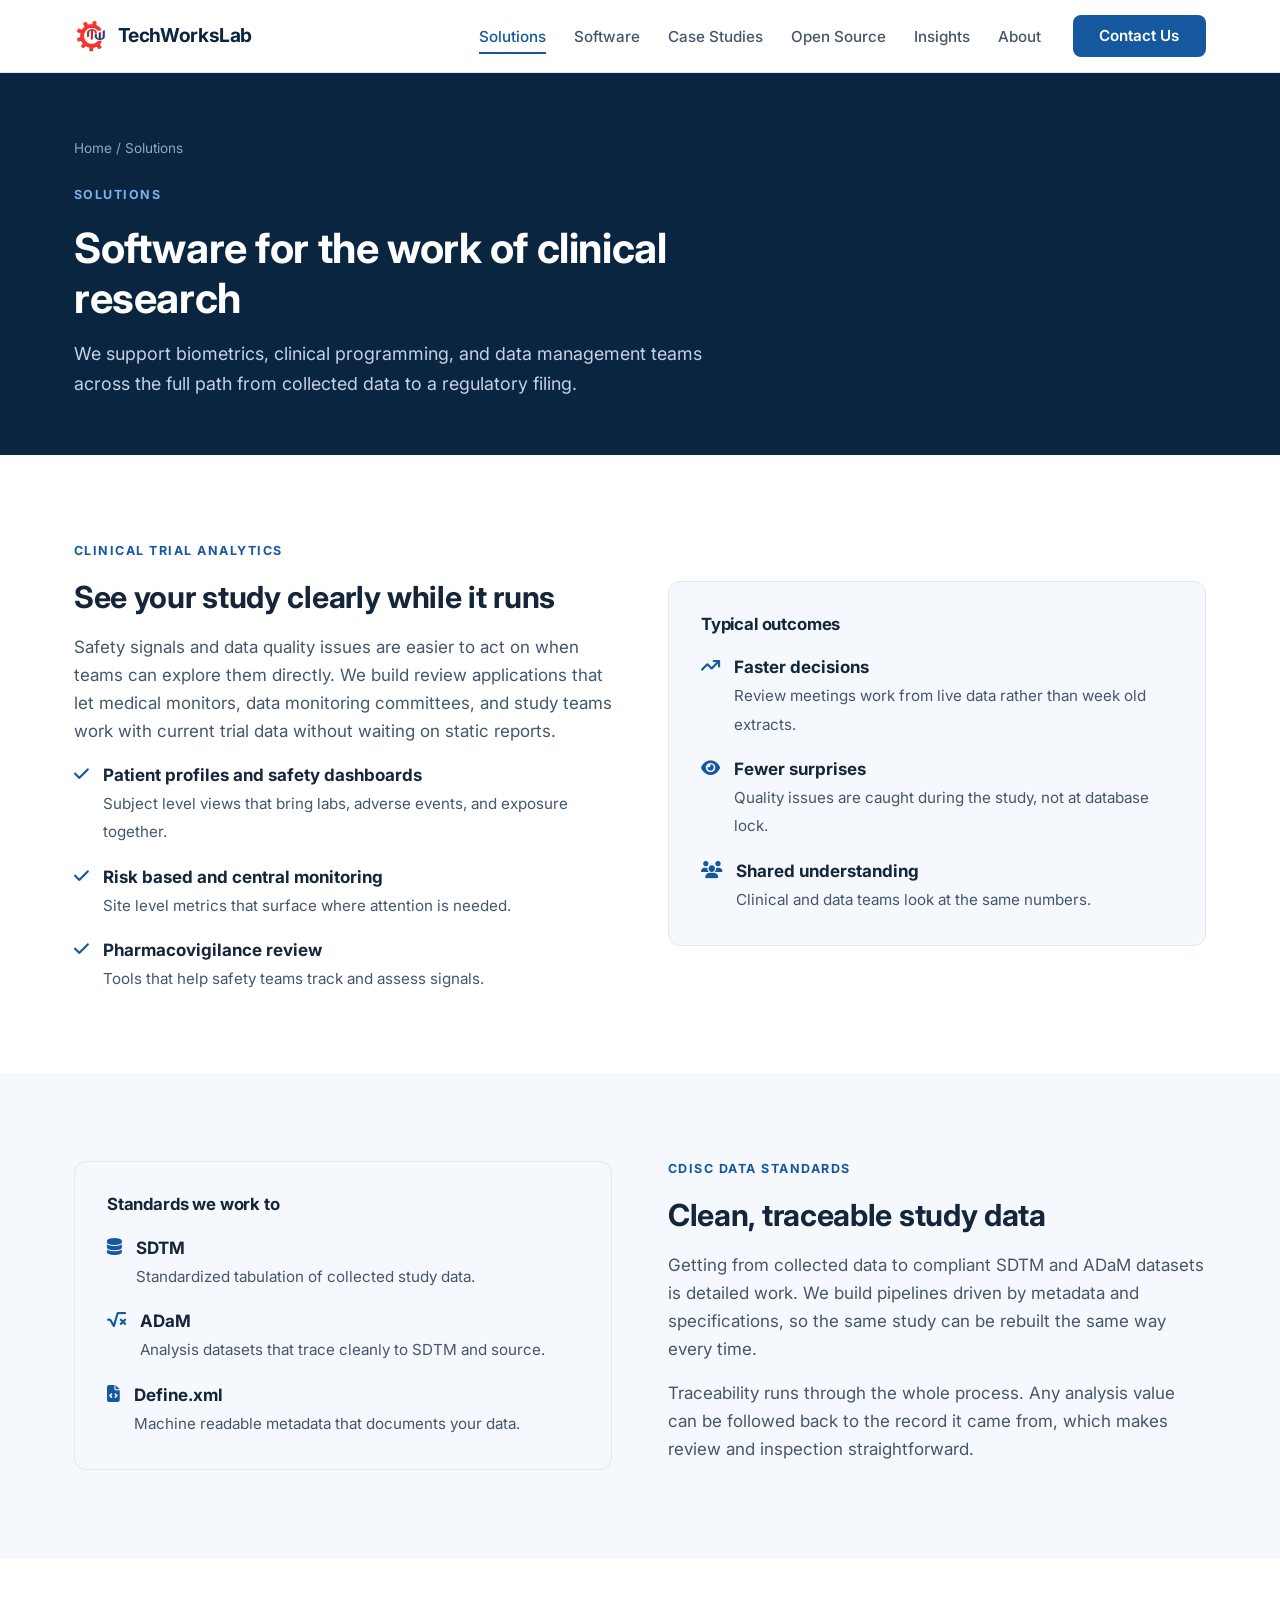
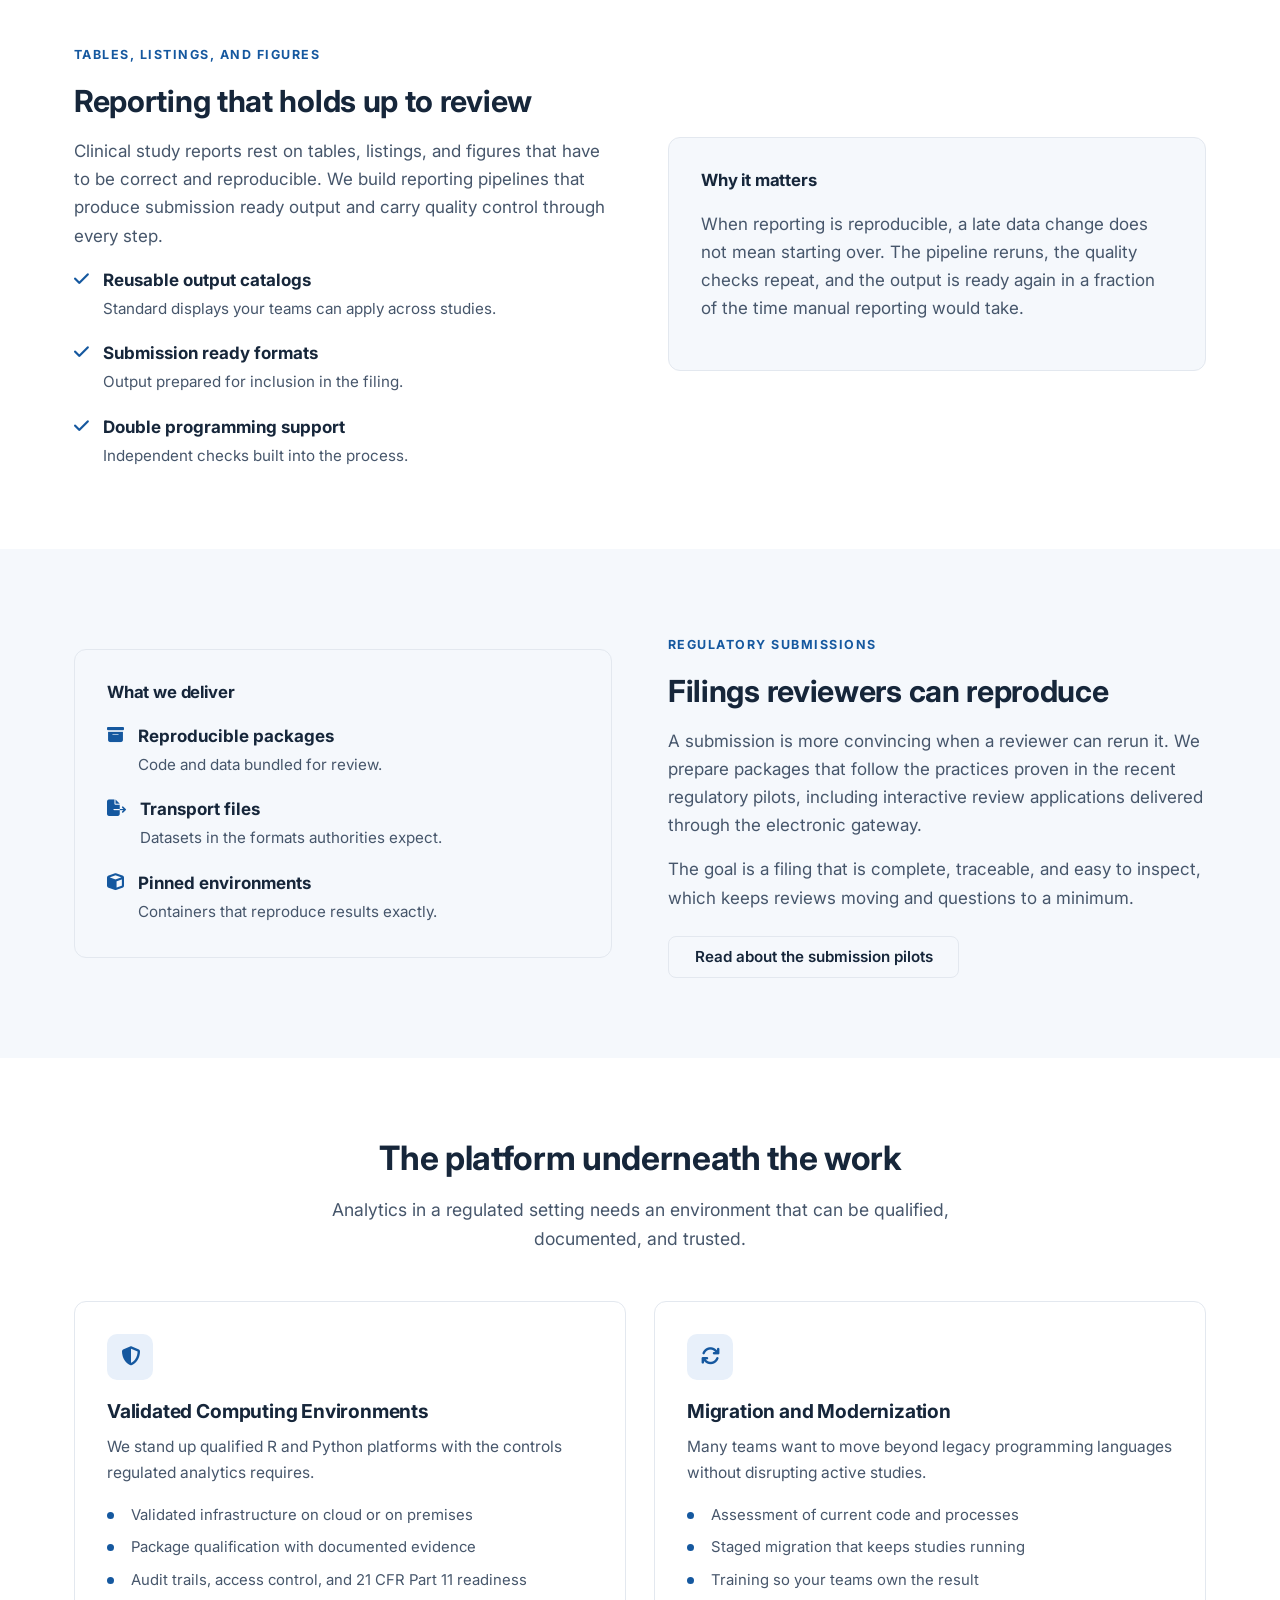
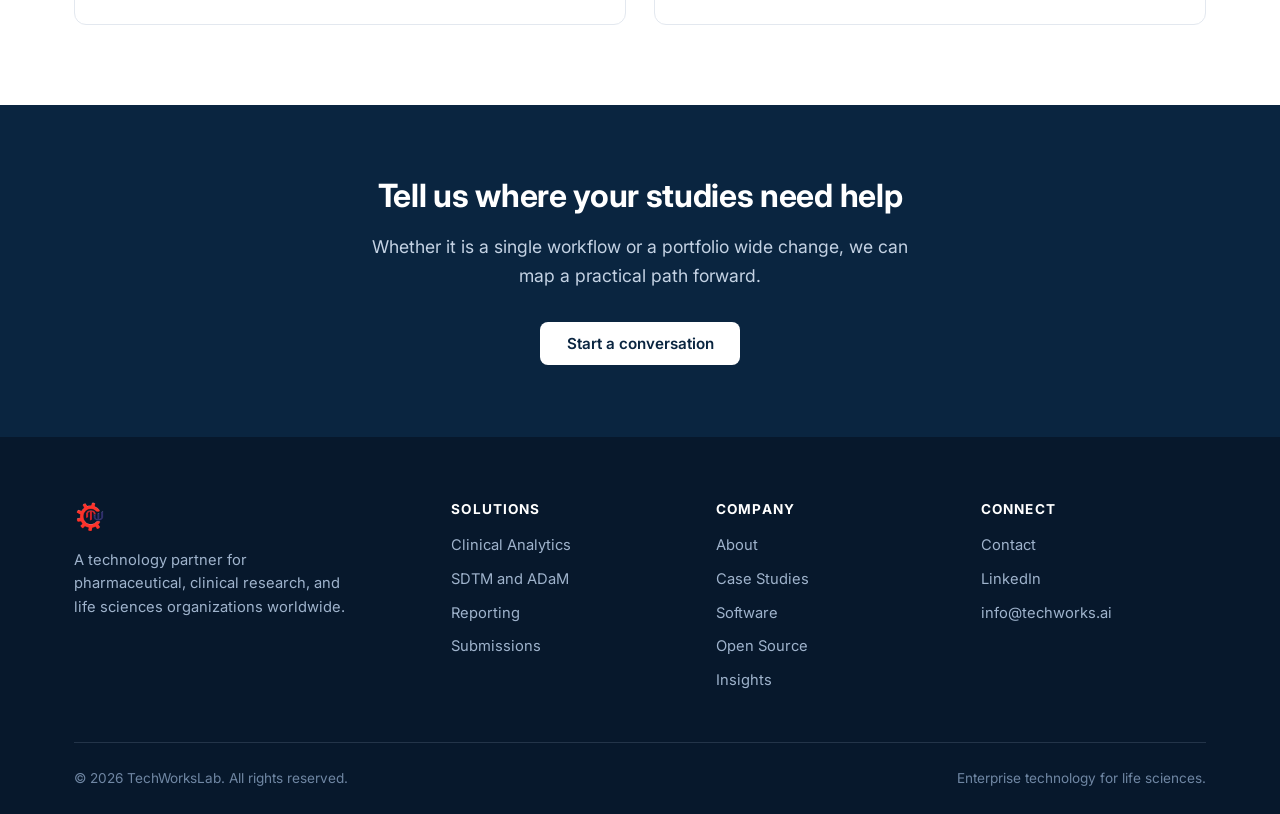
<file: solutions.html>
<!DOCTYPE html>
<html lang="en">
<head>
    <meta charset="UTF-8">
    <meta name="viewport" content="width=device-width, initial-scale=1.0">
    <title>Solutions | TechWorksLab</title>
    <meta name="description" content="Solutions across the drug development lifecycle: clinical trial analytics, CDISC SDTM and ADaM, tables listings and figures, regulatory submissions, and validated computing environments.">
    <link rel="icon" type="image/x-icon" href="data:image/svg+xml,<svg xmlns=%22http://www.w3.org/2000/svg%22 viewBox=%220 0 100 100%22><text y=%22.9em%22 font-size=%2290%22>🧬</text></svg>">
    <link rel="stylesheet" href="styles.css">
    <link rel="preconnect" href="https://fonts.googleapis.com">
    <link href="https://fonts.googleapis.com/css2?family=Inter:wght@400;500;600;700;800&family=Source+Serif+4:opsz,wght@8..60,400;8..60,600&display=swap" rel="stylesheet">
    <link rel="stylesheet" href="https://cdnjs.cloudflare.com/ajax/libs/font-awesome/6.4.0/css/all.min.css">
</head>
<body>
    <header class="site-header">
        <div class="container header-inner">
            <a href="index.html" class="brand">
                <img src="logo.png" alt="TechWorksLab">
                <span>TechWorksLab</span>
            </a>
            <nav class="nav">
                <ul class="nav-links">
                    <li><a href="solutions.html" class="active">Solutions</a></li>
                    <li><a href="software.html">Software</a></li>
                    <li><a href="case-studies.html">Case Studies</a></li>
                    <li><a href="open-source.html">Open Source</a></li>
                    <li><a href="insights.html">Insights</a></li>
                    <li><a href="about.html">About</a></li>
                </ul>
                <a href="contact.html" class="btn btn-primary nav-cta">Contact Us</a>
                <button class="nav-toggle" aria-label="Toggle navigation"><span></span><span></span><span></span></button>
            </nav>
        </div>
    </header>

    <section class="page-header">
        <div class="container">
            <div class="breadcrumb"><a href="index.html">Home</a> / Solutions</div>
            <span class="eyebrow">Solutions</span>
            <h1>Software for the work of clinical research</h1>
            <p>We support biometrics, clinical programming, and data management teams across the full path from collected data to a regulatory filing.</p>
        </div>
    </section>

    <!-- Clinical analytics -->
    <section>
        <div class="container split">
            <div>
                <span class="eyebrow">Clinical Trial Analytics</span>
                <h2>See your study clearly while it runs</h2>
                <p>Safety signals and data quality issues are easier to act on when teams can explore them directly. We build review applications that let medical monitors, data monitoring committees, and study teams work with current trial data without waiting on static reports.</p>
                <ul class="feature-list">
                    <li><i class="fas fa-check"></i><div><strong>Patient profiles and safety dashboards</strong><span>Subject level views that bring labs, adverse events, and exposure together.</span></div></li>
                    <li><i class="fas fa-check"></i><div><strong>Risk based and central monitoring</strong><span>Site level metrics that surface where attention is needed.</span></div></li>
                    <li><i class="fas fa-check"></i><div><strong>Pharmacovigilance review</strong><span>Tools that help safety teams track and assess signals.</span></div></li>
                </ul>
            </div>
            <div class="panel-list">
                <h4>Typical outcomes</h4>
                <ul class="feature-list">
                    <li><i class="fas fa-arrow-trend-up"></i><div><strong>Faster decisions</strong><span>Review meetings work from live data rather than week old extracts.</span></div></li>
                    <li><i class="fas fa-eye"></i><div><strong>Fewer surprises</strong><span>Quality issues are caught during the study, not at database lock.</span></div></li>
                    <li><i class="fas fa-users"></i><div><strong>Shared understanding</strong><span>Clinical and data teams look at the same numbers.</span></div></li>
                </ul>
            </div>
        </div>
    </section>

    <!-- CDISC -->
    <section class="section-alt">
        <div class="container split">
            <div class="panel-list">
                <h4>Standards we work to</h4>
                <ul class="feature-list">
                    <li><i class="fas fa-database"></i><div><strong>SDTM</strong><span>Standardized tabulation of collected study data.</span></div></li>
                    <li><i class="fas fa-square-root-variable"></i><div><strong>ADaM</strong><span>Analysis datasets that trace cleanly to SDTM and source.</span></div></li>
                    <li><i class="fas fa-file-code"></i><div><strong>Define.xml</strong><span>Machine readable metadata that documents your data.</span></div></li>
                </ul>
            </div>
            <div>
                <span class="eyebrow">CDISC Data Standards</span>
                <h2>Clean, traceable study data</h2>
                <p>Getting from collected data to compliant SDTM and ADaM datasets is detailed work. We build pipelines driven by metadata and specifications, so the same study can be rebuilt the same way every time.</p>
                <p>Traceability runs through the whole process. Any analysis value can be followed back to the record it came from, which makes review and inspection straightforward.</p>
            </div>
        </div>
    </section>

    <!-- TLF -->
    <section>
        <div class="container split">
            <div>
                <span class="eyebrow">Tables, Listings, and Figures</span>
                <h2>Reporting that holds up to review</h2>
                <p>Clinical study reports rest on tables, listings, and figures that have to be correct and reproducible. We build reporting pipelines that produce submission ready output and carry quality control through every step.</p>
                <ul class="feature-list">
                    <li><i class="fas fa-check"></i><div><strong>Reusable output catalogs</strong><span>Standard displays your teams can apply across studies.</span></div></li>
                    <li><i class="fas fa-check"></i><div><strong>Submission ready formats</strong><span>Output prepared for inclusion in the filing.</span></div></li>
                    <li><i class="fas fa-check"></i><div><strong>Double programming support</strong><span>Independent checks built into the process.</span></div></li>
                </ul>
            </div>
            <div class="panel-list">
                <h4>Why it matters</h4>
                <p>When reporting is reproducible, a late data change does not mean starting over. The pipeline reruns, the quality checks repeat, and the output is ready again in a fraction of the time manual reporting would take.</p>
            </div>
        </div>
    </section>

    <!-- Submissions -->
    <section class="section-alt">
        <div class="container split">
            <div class="panel-list">
                <h4>What we deliver</h4>
                <ul class="feature-list">
                    <li><i class="fas fa-box-archive"></i><div><strong>Reproducible packages</strong><span>Code and data bundled for review.</span></div></li>
                    <li><i class="fas fa-file-export"></i><div><strong>Transport files</strong><span>Datasets in the formats authorities expect.</span></div></li>
                    <li><i class="fas fa-cube"></i><div><strong>Pinned environments</strong><span>Containers that reproduce results exactly.</span></div></li>
                </ul>
            </div>
            <div>
                <span class="eyebrow">Regulatory Submissions</span>
                <h2>Filings reviewers can reproduce</h2>
                <p>A submission is more convincing when a reviewer can rerun it. We prepare packages that follow the practices proven in the recent regulatory pilots, including interactive review applications delivered through the electronic gateway.</p>
                <p>The goal is a filing that is complete, traceable, and easy to inspect, which keeps reviews moving and questions to a minimum.</p>
                <a href="insights-r-submissions.html" class="btn btn-secondary" style="margin-top:0.5rem;">Read about the submission pilots</a>
            </div>
        </div>
    </section>

    <!-- Validated SCE + migration cards -->
    <section>
        <div class="container">
            <div class="section-head center">
                <h2>The platform underneath the work</h2>
                <p>Analytics in a regulated setting needs an environment that can be qualified, documented, and trusted.</p>
            </div>
            <div class="grid grid-2">
                <article class="card">
                    <div class="card-icon"><i class="fas fa-shield-halved"></i></div>
                    <h3>Validated Computing Environments</h3>
                    <p>We stand up qualified R and Python platforms with the controls regulated analytics requires.</p>
                    <ul>
                        <li>Validated infrastructure on cloud or on premises</li>
                        <li>Package qualification with documented evidence</li>
                        <li>Audit trails, access control, and 21 CFR Part 11 readiness</li>
                    </ul>
                </article>
                <article class="card">
                    <div class="card-icon"><i class="fas fa-arrows-rotate"></i></div>
                    <h3>Migration and Modernization</h3>
                    <p>Many teams want to move beyond legacy programming languages without disrupting active studies.</p>
                    <ul>
                        <li>Assessment of current code and processes</li>
                        <li>Staged migration that keeps studies running</li>
                        <li>Training so your teams own the result</li>
                    </ul>
                </article>
            </div>
        </div>
    </section>

    <section class="cta-band">
        <div class="container">
            <h2>Tell us where your studies need help</h2>
            <p>Whether it is a single workflow or a portfolio wide change, we can map a practical path forward.</p>
            <a href="contact.html" class="btn btn-light">Start a conversation</a>
        </div>
    </section>

    <footer class="site-footer">
        <div class="container">
            <div class="footer-top">
                <div class="footer-brand">
                    <img src="logo.png" alt="TechWorksLab">
                    <p>A technology partner for pharmaceutical, clinical research, and life sciences organizations worldwide.</p>
                </div>
                <div class="footer-col">
                    <h4>Solutions</h4>
                    <a href="solutions.html">Clinical Analytics</a>
                    <a href="solutions.html">SDTM and ADaM</a>
                    <a href="solutions.html">Reporting</a>
                    <a href="solutions.html">Submissions</a>
                </div>
                <div class="footer-col">
                    <h4>Company</h4>
                    <a href="about.html">About</a>
                    <a href="case-studies.html">Case Studies</a>
                    <a href="software.html">Software</a>
                    <a href="open-source.html">Open Source</a>
                    <a href="insights.html">Insights</a>
                </div>
                <div class="footer-col">
                    <h4>Connect</h4>
                    <a href="contact.html">Contact</a>
                    <a href="https://in.linkedin.com/company/techworkslab" target="_blank" rel="noopener">LinkedIn</a>
                    <a href="mailto:info@techworks.ai">info@techworks.ai</a>
                </div>
            </div>
            <div class="footer-bottom">
                <span>&copy; <span data-year>2026</span> TechWorksLab. All rights reserved.</span>
                <span>Enterprise technology for life sciences.</span>
            </div>
        </div>
    </footer>
    <script src="script.js"></script>
</body>
</html>
</file>
<file: styles.css>
/* ==========================================================================
   TechWorksLab - global stylesheet
   ========================================================================== */

:root {
    --navy: #0a2540;
    --navy-2: #0f2f55;
    --ink: #16263a;
    --body: #46566b;
    --muted: #6b7a90;
    --accent: #15589f;
    --accent-dark: #0f4179;
    --accent-soft: #e8f0fa;
    --line: #e3e8ef;
    --bg: #ffffff;
    --bg-alt: #f5f8fc;
    --radius: 8px;
    --maxw: 1180px;
    --shadow-sm: 0 1px 2px rgba(16, 38, 64, 0.06);
    --shadow-md: 0 12px 30px rgba(16, 38, 64, 0.08);
    --serif: 'Source Serif 4', Georgia, 'Times New Roman', serif;
    --sans: 'Inter', -apple-system, BlinkMacSystemFont, 'Segoe UI', sans-serif;
}

* {
    margin: 0;
    padding: 0;
    box-sizing: border-box;
}

html {
    scroll-behavior: smooth;
    -webkit-text-size-adjust: 100%;
}

body {
    font-family: var(--sans);
    line-height: 1.65;
    color: var(--body);
    background: var(--bg);
    font-size: 17px;
}

img {
    max-width: 100%;
    display: block;
}

a {
    color: var(--accent);
    text-decoration: none;
    transition: color 0.2s ease;
}

a:hover {
    color: var(--accent-dark);
}

h1, h2, h3, h4 {
    color: var(--ink);
    line-height: 1.2;
    font-weight: 700;
    letter-spacing: -0.01em;
}

.container {
    max-width: var(--maxw);
    margin: 0 auto;
    padding: 0 24px;
}

.container-narrow {
    max-width: 760px;
    margin: 0 auto;
    padding: 0 24px;
}

/* Buttons ----------------------------------------------------------------- */
.btn {
    display: inline-flex;
    align-items: center;
    gap: 0.5rem;
    padding: 0.8rem 1.6rem;
    border-radius: var(--radius);
    font-weight: 600;
    font-size: 0.95rem;
    border: 1px solid transparent;
    cursor: pointer;
    transition: all 0.2s ease;
    line-height: 1;
}

.btn-primary {
    background: var(--accent);
    color: #fff;
}

.btn-primary:hover {
    background: var(--accent-dark);
    color: #fff;
}

.btn-secondary {
    background: transparent;
    color: var(--ink);
    border-color: var(--line);
}

.btn-secondary:hover {
    border-color: var(--accent);
    color: var(--accent);
}

.btn-light {
    background: #fff;
    color: var(--navy);
}

.btn-light:hover {
    background: var(--accent-soft);
    color: var(--navy);
}

.btn-ghost {
    background: transparent;
    color: #fff;
    border-color: rgba(255, 255, 255, 0.4);
}

.btn-ghost:hover {
    background: rgba(255, 255, 255, 0.1);
    color: #fff;
    border-color: #fff;
}

/* Header / Navigation ----------------------------------------------------- */
.site-header {
    position: sticky;
    top: 0;
    z-index: 1000;
    background: rgba(255, 255, 255, 0.92);
    backdrop-filter: blur(10px);
    border-bottom: 1px solid var(--line);
}

.header-inner {
    display: flex;
    align-items: center;
    justify-content: space-between;
    height: 72px;
}

.brand {
    display: flex;
    align-items: center;
    gap: 0.6rem;
}

.brand img {
    height: 34px;
    width: auto;
}

.brand span {
    font-size: 1.2rem;
    font-weight: 700;
    color: var(--navy);
    letter-spacing: -0.02em;
}

.nav {
    display: flex;
    align-items: center;
    gap: 2rem;
}

.nav-links {
    display: flex;
    align-items: center;
    gap: 1.75rem;
    list-style: none;
}

.nav-links a {
    color: var(--body);
    font-weight: 500;
    font-size: 0.95rem;
    padding: 0.4rem 0;
    border-bottom: 2px solid transparent;
}

.nav-links a:hover,
.nav-links a.active {
    color: var(--accent);
    border-bottom-color: var(--accent);
}

.nav-cta {
    display: inline-flex;
}

.nav-toggle {
    display: none;
    flex-direction: column;
    gap: 5px;
    background: none;
    border: none;
    cursor: pointer;
    padding: 6px;
}

.nav-toggle span {
    width: 24px;
    height: 2px;
    background: var(--ink);
    transition: 0.3s;
}

/* Hero -------------------------------------------------------------------- */
.hero {
    background: linear-gradient(180deg, #fbfdff 0%, #eef3fa 100%);
    border-bottom: 1px solid var(--line);
    padding: 5.5rem 0 5rem;
}

.hero-grid {
    display: grid;
    grid-template-columns: 1.1fr 0.9fr;
    gap: 3.5rem;
    align-items: center;
}

.eyebrow {
    display: inline-block;
    font-size: 0.78rem;
    font-weight: 700;
    letter-spacing: 0.12em;
    text-transform: uppercase;
    color: var(--accent);
    margin-bottom: 1.1rem;
}

.hero h1 {
    font-size: 3.1rem;
    line-height: 1.08;
    margin-bottom: 1.3rem;
    color: var(--navy);
}

.hero-lede {
    font-size: 1.18rem;
    color: var(--body);
    margin-bottom: 2rem;
    max-width: 36ch;
}

.hero-actions {
    display: flex;
    gap: 1rem;
    flex-wrap: wrap;
}

.hero-panel {
    background: #fff;
    border: 1px solid var(--line);
    border-radius: 14px;
    box-shadow: var(--shadow-md);
    padding: 1.75rem;
}

.hero-panel h3 {
    font-size: 0.95rem;
    text-transform: uppercase;
    letter-spacing: 0.08em;
    color: var(--muted);
    margin-bottom: 1.25rem;
    font-weight: 600;
}

.hero-panel ul {
    list-style: none;
    display: flex;
    flex-direction: column;
    gap: 1rem;
}

.hero-panel li {
    display: flex;
    gap: 0.85rem;
    align-items: flex-start;
}

.hero-panel li i {
    color: var(--accent);
    font-size: 1.1rem;
    margin-top: 0.2rem;
    width: 22px;
    text-align: center;
}

.hero-panel li strong {
    display: block;
    color: var(--ink);
    font-size: 0.98rem;
    font-weight: 600;
}

.hero-panel li span {
    font-size: 0.88rem;
    color: var(--muted);
}

/* Page header (interior pages) -------------------------------------------- */
.page-header {
    background: var(--navy);
    color: #fff;
    padding: 4rem 0 3.5rem;
}

.page-header .eyebrow {
    color: #7eb0e8;
}

.page-header h1 {
    color: #fff;
    font-size: 2.6rem;
    margin-bottom: 1rem;
    max-width: 22ch;
}

.page-header p {
    color: #c4d2e3;
    font-size: 1.12rem;
    max-width: 60ch;
}

.breadcrumb {
    font-size: 0.85rem;
    color: #8fa6c2;
    margin-bottom: 1.25rem;
}

.breadcrumb a {
    color: #8fa6c2;
}

.breadcrumb a:hover {
    color: #fff;
}

/* Sections ---------------------------------------------------------------- */
section {
    padding: 5rem 0;
}

.section-alt {
    background: var(--bg-alt);
}

.section-navy {
    background: var(--navy);
    color: #c4d2e3;
}

.section-head {
    max-width: 64ch;
    margin-bottom: 3rem;
}

.section-head.center {
    margin-left: auto;
    margin-right: auto;
    text-align: center;
}

.section-head h2 {
    font-size: 2.1rem;
    margin-bottom: 1rem;
}

.section-head p {
    font-size: 1.1rem;
    color: var(--body);
}

.section-navy .section-head h2 {
    color: #fff;
}

.section-navy .section-head p {
    color: #c4d2e3;
}

/* Card grids -------------------------------------------------------------- */
.grid {
    display: grid;
    gap: 1.75rem;
}

.grid-2 { grid-template-columns: repeat(2, 1fr); }
.grid-3 { grid-template-columns: repeat(3, 1fr); }
.grid-4 { grid-template-columns: repeat(4, 1fr); }

.card {
    background: #fff;
    border: 1px solid var(--line);
    border-radius: 12px;
    padding: 2rem;
    transition: box-shadow 0.2s ease, transform 0.2s ease;
}

.card:hover {
    box-shadow: var(--shadow-md);
    transform: translateY(-3px);
}

.card .card-icon {
    width: 46px;
    height: 46px;
    border-radius: 10px;
    background: var(--accent-soft);
    color: var(--accent);
    display: flex;
    align-items: center;
    justify-content: center;
    font-size: 1.2rem;
    margin-bottom: 1.25rem;
}

.card h3 {
    font-size: 1.2rem;
    margin-bottom: 0.7rem;
}

.card p {
    color: var(--body);
    font-size: 0.97rem;
}

.card ul {
    list-style: none;
    margin-top: 1.1rem;
    display: flex;
    flex-direction: column;
    gap: 0.5rem;
}

.card li {
    position: relative;
    padding-left: 1.5rem;
    font-size: 0.93rem;
    color: var(--body);
}

.card li::before {
    content: '';
    position: absolute;
    left: 0;
    top: 0.6em;
    width: 7px;
    height: 7px;
    border-radius: 50%;
    background: var(--accent);
}

.card-tags {
    display: flex;
    flex-wrap: wrap;
    gap: 0.45rem;
    margin-top: 1.25rem;
}

.card-tags span {
    background: var(--bg-alt);
    border: 1px solid var(--line);
    color: var(--muted);
    font-size: 0.74rem;
    font-weight: 600;
    padding: 0.3rem 0.7rem;
    border-radius: 20px;
}

/* Facts / metrics strip --------------------------------------------------- */
.facts {
    background: var(--navy);
    padding: 3.5rem 0;
}

.facts .trusted {
    text-align: center;
    color: #8fa6c2;
    font-size: 0.78rem;
    font-weight: 600;
    text-transform: uppercase;
    letter-spacing: 0.14em;
    margin-bottom: 2.5rem;
}

.facts-grid {
    display: grid;
    grid-template-columns: repeat(4, 1fr);
    gap: 2rem;
    text-align: center;
}

.fact h3 {
    font-size: 2.2rem;
    color: #fff;
    margin-bottom: 0.4rem;
}

.fact p {
    color: #9fb3cc;
    font-size: 0.92rem;
}

.standards {
    margin-top: 3rem;
    padding-top: 2.5rem;
    border-top: 1px solid rgba(143, 166, 194, 0.25);
    display: flex;
    flex-wrap: wrap;
    justify-content: center;
    gap: 1rem 2.25rem;
}

.standards span {
    display: inline-flex;
    align-items: center;
    gap: 0.5rem;
    color: #c4d2e3;
    font-size: 0.9rem;
    font-weight: 600;
}

.standards i {
    color: #7eb0e8;
}

/* Split content block ----------------------------------------------------- */
.split {
    display: grid;
    grid-template-columns: 1fr 1fr;
    gap: 3.5rem;
    align-items: center;
}

.split h2 {
    font-size: 1.9rem;
    margin-bottom: 1.1rem;
}

.split p {
    margin-bottom: 1rem;
}

.feature-list {
    list-style: none;
    display: flex;
    flex-direction: column;
    gap: 1.1rem;
}

.feature-list li {
    display: flex;
    gap: 0.85rem;
    align-items: flex-start;
}

.feature-list i {
    color: var(--accent);
    margin-top: 0.25rem;
}

.feature-list strong {
    display: block;
    color: var(--ink);
}

.feature-list span {
    font-size: 0.95rem;
    color: var(--body);
}

.panel-list {
    background: var(--bg-alt);
    border: 1px solid var(--line);
    border-radius: 12px;
    padding: 2rem;
}

.panel-list h4 {
    margin-bottom: 1.2rem;
    font-size: 1.05rem;
}

/* Package grid ------------------------------------------------------------ */
.pkg-grid {
    display: grid;
    grid-template-columns: repeat(3, 1fr);
    gap: 1.25rem;
}

.pkg {
    background: #fff;
    border: 1px solid var(--line);
    border-left: 3px solid var(--accent);
    border-radius: 8px;
    padding: 1.25rem 1.4rem;
}

.pkg-top {
    display: flex;
    align-items: center;
    justify-content: space-between;
    gap: 0.5rem;
    margin-bottom: 0.4rem;
    flex-wrap: wrap;
}

.pkg-top code {
    font-family: 'SFMono-Regular', Consolas, 'Liberation Mono', monospace;
    font-size: 1rem;
    font-weight: 600;
    color: var(--ink);
}

.pkg p {
    font-size: 0.88rem;
    color: var(--muted);
}

.tag {
    font-size: 0.66rem;
    font-weight: 700;
    text-transform: uppercase;
    letter-spacing: 0.04em;
    padding: 0.22rem 0.6rem;
    border-radius: 11px;
    white-space: nowrap;
}

.tag.adam { background: #e3edfb; color: #1e40af; }
.tag.sdtm { background: #e2f5e9; color: #166534; }
.tag.tlg  { background: #fbf0d8; color: #92400e; }
.tag.app  { background: #eee9fb; color: #6d28d9; }
.tag.sub  { background: #fbe4e4; color: #b91c1c; }
.tag.meta { background: #d9f4f7; color: #155e75; }

.note {
    margin-top: 2.5rem;
    color: var(--body);
    font-size: 0.95rem;
    background: var(--accent-soft);
    border: 1px solid #cfe0f3;
    padding: 1.1rem 1.4rem;
    border-radius: 10px;
}

/* Steps ------------------------------------------------------------------- */
.steps {
    counter-reset: step;
    display: grid;
    grid-template-columns: repeat(5, 1fr);
    gap: 1.5rem;
}

.step {
    position: relative;
}

.step .num {
    width: 44px;
    height: 44px;
    border-radius: 50%;
    background: var(--accent);
    color: #fff;
    display: flex;
    align-items: center;
    justify-content: center;
    font-weight: 700;
    margin-bottom: 1rem;
}

.step h3 {
    font-size: 1.05rem;
    margin-bottom: 0.4rem;
}

.step p {
    font-size: 0.9rem;
    color: var(--body);
}

/* Insights / blog --------------------------------------------------------- */
.posts {
    display: grid;
    grid-template-columns: repeat(3, 1fr);
    gap: 1.75rem;
}

.post-card {
    background: #fff;
    border: 1px solid var(--line);
    border-radius: 12px;
    overflow: hidden;
    display: flex;
    flex-direction: column;
    transition: box-shadow 0.2s ease, transform 0.2s ease;
}

.post-card:hover {
    box-shadow: var(--shadow-md);
    transform: translateY(-3px);
}

.post-thumb {
    height: 7px;
    background: linear-gradient(90deg, var(--accent), #4a8fd6);
}

.post-body {
    padding: 1.6rem;
    display: flex;
    flex-direction: column;
    flex-grow: 1;
}

.post-meta {
    font-size: 0.78rem;
    color: var(--muted);
    text-transform: uppercase;
    letter-spacing: 0.06em;
    font-weight: 600;
    margin-bottom: 0.7rem;
}

.post-card h3 {
    font-size: 1.18rem;
    margin-bottom: 0.6rem;
    line-height: 1.3;
}

.post-card h3 a {
    color: var(--ink);
}

.post-card h3 a:hover {
    color: var(--accent);
}

.post-card p {
    font-size: 0.95rem;
    color: var(--body);
    flex-grow: 1;
}

.post-card .read {
    margin-top: 1.1rem;
    font-weight: 600;
    font-size: 0.9rem;
}

/* Article ----------------------------------------------------------------- */
.article {
    padding: 3.5rem 0 4.5rem;
}

.article-meta {
    font-size: 0.85rem;
    color: var(--muted);
    text-transform: uppercase;
    letter-spacing: 0.06em;
    font-weight: 600;
    margin-bottom: 1rem;
}

.article h1 {
    font-size: 2.4rem;
    line-height: 1.15;
    margin-bottom: 1.5rem;
}

.article-prose {
    font-family: var(--serif);
    font-size: 1.16rem;
    line-height: 1.75;
    color: #2b3a4c;
}

.article-prose h2 {
    font-family: var(--sans);
    font-size: 1.5rem;
    margin: 2.5rem 0 1rem;
}

.article-prose h3 {
    font-family: var(--sans);
    font-size: 1.2rem;
    margin: 2rem 0 0.75rem;
}

.article-prose p {
    margin-bottom: 1.3rem;
}

.article-prose ul,
.article-prose ol {
    margin: 0 0 1.3rem 1.3rem;
}

.article-prose li {
    margin-bottom: 0.5rem;
}

.article-prose code {
    font-family: Consolas, monospace;
    background: var(--bg-alt);
    border: 1px solid var(--line);
    border-radius: 4px;
    padding: 0.1rem 0.35rem;
    font-size: 0.9em;
}

.article-prose blockquote {
    border-left: 3px solid var(--accent);
    padding-left: 1.25rem;
    margin: 1.75rem 0;
    color: var(--body);
    font-style: italic;
}

.author-line {
    display: flex;
    align-items: center;
    gap: 0.75rem;
    padding: 1.5rem 0;
    border-top: 1px solid var(--line);
    border-bottom: 1px solid var(--line);
    margin-bottom: 2.5rem;
    font-size: 0.95rem;
    color: var(--muted);
}

.post-nav {
    margin-top: 3rem;
    padding-top: 2rem;
    border-top: 1px solid var(--line);
}

/* CTA band ---------------------------------------------------------------- */
.cta-band {
    background: var(--navy);
    color: #fff;
    text-align: center;
    padding: 4.5rem 0;
}

.cta-band h2 {
    color: #fff;
    font-size: 2rem;
    margin-bottom: 1rem;
}

.cta-band p {
    color: #c4d2e3;
    max-width: 52ch;
    margin: 0 auto 2rem;
    font-size: 1.1rem;
}

/* Contact ----------------------------------------------------------------- */
.contact-grid {
    display: grid;
    grid-template-columns: 1fr 1.1fr;
    gap: 3.5rem;
    align-items: start;
}

.contact-info h3 {
    font-size: 1.3rem;
    margin-bottom: 1rem;
}

.contact-methods {
    margin-top: 1.75rem;
    display: flex;
    flex-direction: column;
    gap: 1.4rem;
}

.contact-method {
    display: flex;
    gap: 1rem;
    align-items: flex-start;
}

.contact-method i {
    color: var(--accent);
    font-size: 1.1rem;
    margin-top: 0.3rem;
    width: 22px;
    text-align: center;
}

.contact-method h4 {
    font-size: 0.95rem;
    margin-bottom: 0.15rem;
}

.contact-method p,
.contact-method a {
    color: var(--body);
    font-size: 0.95rem;
}

.form-card {
    background: #fff;
    border: 1px solid var(--line);
    border-radius: 12px;
    padding: 2.25rem;
    box-shadow: var(--shadow-sm);
}

.form-group {
    margin-bottom: 1.2rem;
    display: flex;
    flex-direction: column;
    gap: 0.4rem;
}

.form-group label {
    font-size: 0.88rem;
    font-weight: 600;
    color: var(--ink);
}

.form-group input,
.form-group select,
.form-group textarea {
    padding: 0.75rem 0.9rem;
    border: 1px solid var(--line);
    border-radius: 8px;
    font-family: inherit;
    font-size: 0.95rem;
    color: var(--ink);
    background: #fff;
    transition: border-color 0.2s ease, box-shadow 0.2s ease;
}

.form-group input:focus,
.form-group select:focus,
.form-group textarea:focus {
    outline: none;
    border-color: var(--accent);
    box-shadow: 0 0 0 3px rgba(21, 88, 159, 0.12);
}

/* Footer ------------------------------------------------------------------ */
.site-footer {
    background: #07182c;
    color: #9fb3cc;
    padding: 4rem 0 1.5rem;
}

.footer-top {
    display: grid;
    grid-template-columns: 1.5fr 1fr 1fr 1fr;
    gap: 2.5rem;
    padding-bottom: 2.5rem;
    border-bottom: 1px solid rgba(159, 179, 204, 0.18);
}

.footer-brand img {
    height: 32px;
    margin-bottom: 1rem;
}

.footer-brand p {
    font-size: 0.92rem;
    max-width: 32ch;
    line-height: 1.6;
}

.footer-col h4 {
    color: #fff;
    font-size: 0.85rem;
    text-transform: uppercase;
    letter-spacing: 0.08em;
    margin-bottom: 1rem;
}

.footer-col a {
    display: block;
    color: #9fb3cc;
    font-size: 0.92rem;
    margin-bottom: 0.6rem;
}

.footer-col a:hover {
    color: #fff;
}

.footer-bottom {
    padding-top: 1.5rem;
    display: flex;
    justify-content: space-between;
    flex-wrap: wrap;
    gap: 1rem;
    font-size: 0.85rem;
    color: #6f86a3;
}

/* Results band ------------------------------------------------------------ */
.results-band {
    background: var(--bg-alt);
    border-top: 1px solid var(--line);
    border-bottom: 1px solid var(--line);
}

.results-grid {
    display: grid;
    grid-template-columns: repeat(4, 1fr);
    gap: 2rem;
}

.result {
    text-align: center;
}

.result .big {
    font-size: 2.4rem;
    font-weight: 800;
    color: var(--accent);
    line-height: 1;
    letter-spacing: -0.02em;
    margin-bottom: 0.5rem;
}

.result p {
    color: var(--body);
    font-size: 0.95rem;
}

/* Logos / trust row (text wordmarks) -------------------------------------- */
.trust-row {
    display: flex;
    flex-wrap: wrap;
    justify-content: center;
    align-items: center;
    gap: 1rem 2.5rem;
    margin-top: 2rem;
}

.trust-row span {
    color: var(--muted);
    font-weight: 700;
    font-size: 1.05rem;
    letter-spacing: -0.01em;
    opacity: 0.75;
}

/* Case study cards -------------------------------------------------------- */
.case-grid {
    display: grid;
    grid-template-columns: repeat(3, 1fr);
    gap: 1.75rem;
}

.case-card {
    background: #fff;
    border: 1px solid var(--line);
    border-radius: 12px;
    overflow: hidden;
    display: flex;
    flex-direction: column;
    transition: box-shadow 0.2s ease, transform 0.2s ease;
}

.case-card:hover {
    box-shadow: var(--shadow-md);
    transform: translateY(-3px);
}

.case-banner {
    height: 90px;
    background: linear-gradient(135deg, var(--navy) 0%, var(--accent) 100%);
    display: flex;
    align-items: center;
    justify-content: center;
    color: rgba(255, 255, 255, 0.92);
    font-size: 1.6rem;
}

.case-banner.alt { background: linear-gradient(135deg, #0f4179 0%, #2f8fd0 100%); }
.case-banner.alt2 { background: linear-gradient(135deg, #123a5e 0%, #1e7a6b 100%); }

.case-card .case-body {
    padding: 1.6rem;
    display: flex;
    flex-direction: column;
    flex-grow: 1;
}

.case-cat {
    font-size: 0.74rem;
    font-weight: 700;
    text-transform: uppercase;
    letter-spacing: 0.07em;
    color: var(--accent);
    margin-bottom: 0.6rem;
}

.case-card h3 {
    font-size: 1.15rem;
    line-height: 1.3;
    margin-bottom: 0.5rem;
}

.case-card h3 a { color: var(--ink); }
.case-card h3 a:hover { color: var(--accent); }

.case-client {
    font-size: 0.88rem;
    color: var(--muted);
    margin-bottom: 1rem;
}

.case-metric {
    margin-top: auto;
    padding-top: 1rem;
    border-top: 1px solid var(--line);
    font-size: 0.9rem;
    color: var(--body);
}

.case-metric strong {
    color: var(--accent);
    font-weight: 700;
}

/* Featured case ----------------------------------------------------------- */
.featured-case {
    display: grid;
    grid-template-columns: 1fr 1fr;
    gap: 0;
    border: 1px solid var(--line);
    border-radius: 14px;
    overflow: hidden;
    background: #fff;
    box-shadow: var(--shadow-sm);
}

.featured-visual {
    background: linear-gradient(135deg, var(--navy) 0%, var(--accent) 100%);
    color: #fff;
    padding: 3rem;
    display: flex;
    flex-direction: column;
    justify-content: center;
}

.featured-visual .fc-eyebrow {
    font-size: 0.78rem;
    font-weight: 700;
    text-transform: uppercase;
    letter-spacing: 0.12em;
    color: #9fc4ec;
    margin-bottom: 1rem;
}

.featured-visual .fc-stats {
    display: flex;
    gap: 2.5rem;
    margin-top: 2rem;
}

.featured-visual .fc-stats div span {
    display: block;
    font-size: 2rem;
    font-weight: 800;
    line-height: 1;
}

.featured-visual .fc-stats div small {
    font-size: 0.82rem;
    color: #c4d2e3;
}

.featured-body {
    padding: 3rem;
    display: flex;
    flex-direction: column;
    justify-content: center;
}

.featured-body h3 {
    font-size: 1.5rem;
    margin-bottom: 1rem;
}

.featured-body p {
    margin-bottom: 1rem;
}

/* Case study detail ------------------------------------------------------- */
.case-hero {
    background: var(--navy);
    color: #fff;
    padding: 4rem 0 3.5rem;
}

.case-hero .case-cat { color: #7eb0e8; }

.case-hero h1 {
    color: #fff;
    font-size: 2.4rem;
    max-width: 24ch;
    margin-bottom: 1rem;
}

.case-hero .lead {
    color: #c4d2e3;
    font-size: 1.12rem;
    max-width: 60ch;
}

.case-stats {
    display: flex;
    flex-wrap: wrap;
    gap: 2.5rem;
    margin-top: 2.5rem;
    padding-top: 2rem;
    border-top: 1px solid rgba(143, 166, 194, 0.3);
}

.case-stats div span {
    display: block;
    font-size: 2.2rem;
    font-weight: 800;
    color: #fff;
    line-height: 1;
}

.case-stats div small {
    font-size: 0.85rem;
    color: #9fb3cc;
}

.case-layout {
    display: grid;
    grid-template-columns: 1fr 300px;
    gap: 3.5rem;
    align-items: start;
}

.case-main h2 {
    font-size: 1.5rem;
    margin: 2.25rem 0 0.9rem;
}

.case-main h2:first-child { margin-top: 0; }

.case-main p { margin-bottom: 1.1rem; }

.case-main ul {
    margin: 0 0 1.2rem 1.2rem;
}

.case-main li { margin-bottom: 0.5rem; }

.case-aside {
    position: sticky;
    top: 96px;
    background: var(--bg-alt);
    border: 1px solid var(--line);
    border-radius: 12px;
    padding: 1.75rem;
}

.case-aside h4 {
    font-size: 0.8rem;
    text-transform: uppercase;
    letter-spacing: 0.07em;
    color: var(--muted);
    margin-bottom: 1rem;
}

.case-aside dl { font-size: 0.92rem; }

.case-aside dt {
    font-weight: 700;
    color: var(--ink);
    margin-top: 0.9rem;
}

.case-aside dt:first-child { margin-top: 0; }

.case-aside dd { color: var(--body); }

/* Quote / testimonial ----------------------------------------------------- */
.quote-card {
    background: var(--accent-soft);
    border-left: 4px solid var(--accent);
    border-radius: 0 12px 12px 0;
    padding: 1.75rem 2rem;
    margin: 2rem 0;
}

.quote-card p {
    font-family: var(--serif);
    font-size: 1.15rem;
    font-style: italic;
    color: var(--ink);
    margin-bottom: 1rem;
}

.quote-card .attr {
    font-size: 0.9rem;
    color: var(--muted);
    font-weight: 600;
    font-style: normal;
}

.testimonials {
    display: grid;
    grid-template-columns: repeat(3, 1fr);
    gap: 1.75rem;
}

.testimonial {
    background: #fff;
    border: 1px solid var(--line);
    border-radius: 12px;
    padding: 1.75rem;
}

.testimonial .stars {
    color: #e0a106;
    margin-bottom: 0.9rem;
    font-size: 0.9rem;
}

.testimonial p {
    color: var(--ink);
    font-size: 0.98rem;
    margin-bottom: 1.1rem;
}

.testimonial .attr {
    font-size: 0.85rem;
    color: var(--muted);
    font-weight: 600;
    padding-top: 0.9rem;
    border-top: 1px solid var(--line);
}

/* Utilities --------------------------------------------------------------- */
.mt-0 { margin-top: 0; }
.center { text-align: center; }

/* Responsive -------------------------------------------------------------- */
@media (max-width: 940px) {
    .hero-grid { grid-template-columns: 1fr; gap: 2.5rem; }
    .hero h1 { font-size: 2.5rem; }
    .grid-3, .grid-4, .pkg-grid, .posts, .case-grid, .testimonials { grid-template-columns: repeat(2, 1fr); }
    .steps { grid-template-columns: repeat(2, 1fr); }
    .split, .contact-grid, .featured-case, .case-layout { grid-template-columns: 1fr; gap: 2rem; }
    .facts-grid, .results-grid { grid-template-columns: repeat(2, 1fr); }
    .footer-top { grid-template-columns: 1fr 1fr; }
    .case-aside { position: static; }
}

@media (max-width: 760px) {
    body { font-size: 16px; }

    .nav-links {
        position: fixed;
        inset: 72px 0 auto 0;
        flex-direction: column;
        align-items: flex-start;
        gap: 0;
        background: #fff;
        border-bottom: 1px solid var(--line);
        padding: 0.5rem 24px 1.5rem;
        transform: translateY(-150%);
        transition: transform 0.3s ease;
        box-shadow: var(--shadow-md);
    }

    .nav-links.open { transform: translateY(0); }

    .nav-links a {
        width: 100%;
        padding: 0.85rem 0;
        border-bottom: 1px solid var(--line);
    }

    .nav-cta { display: none; }
    .nav-toggle { display: flex; }

    .grid-2, .grid-3, .grid-4, .pkg-grid, .posts, .facts-grid, .steps,
    .case-grid, .testimonials, .results-grid {
        grid-template-columns: 1fr;
    }

    .footer-top { grid-template-columns: 1fr 1fr; gap: 1.75rem; }
    .hero h1 { font-size: 2.1rem; }
    .page-header h1 { font-size: 2rem; }
    .case-hero h1 { font-size: 1.9rem; }
    .featured-visual, .featured-body { padding: 2rem; }
    .case-stats div span { font-size: 1.8rem; }
    section { padding: 3.5rem 0; }
    .article h1 { font-size: 1.9rem; }
    .article-prose { font-size: 1.08rem; }
}

@media (max-width: 480px) {
    .footer-top { grid-template-columns: 1fr; }
}
</file>
